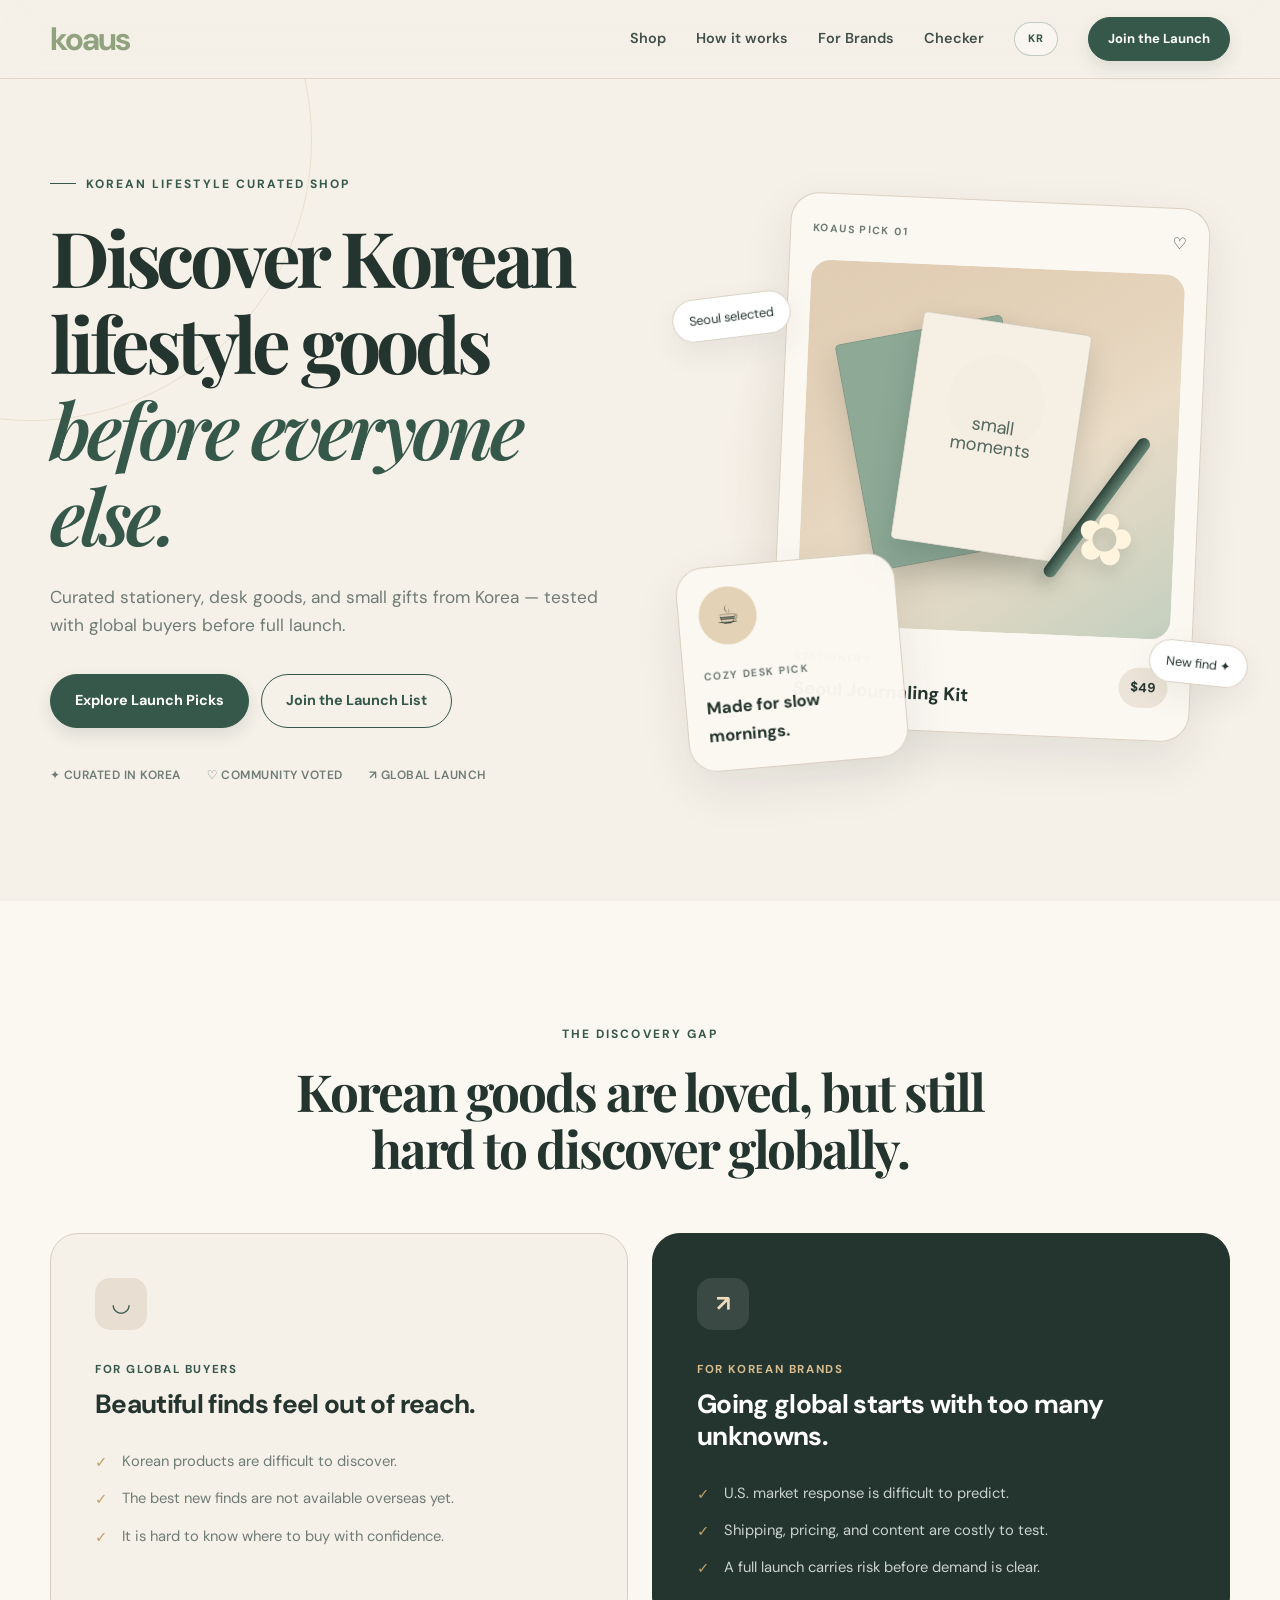
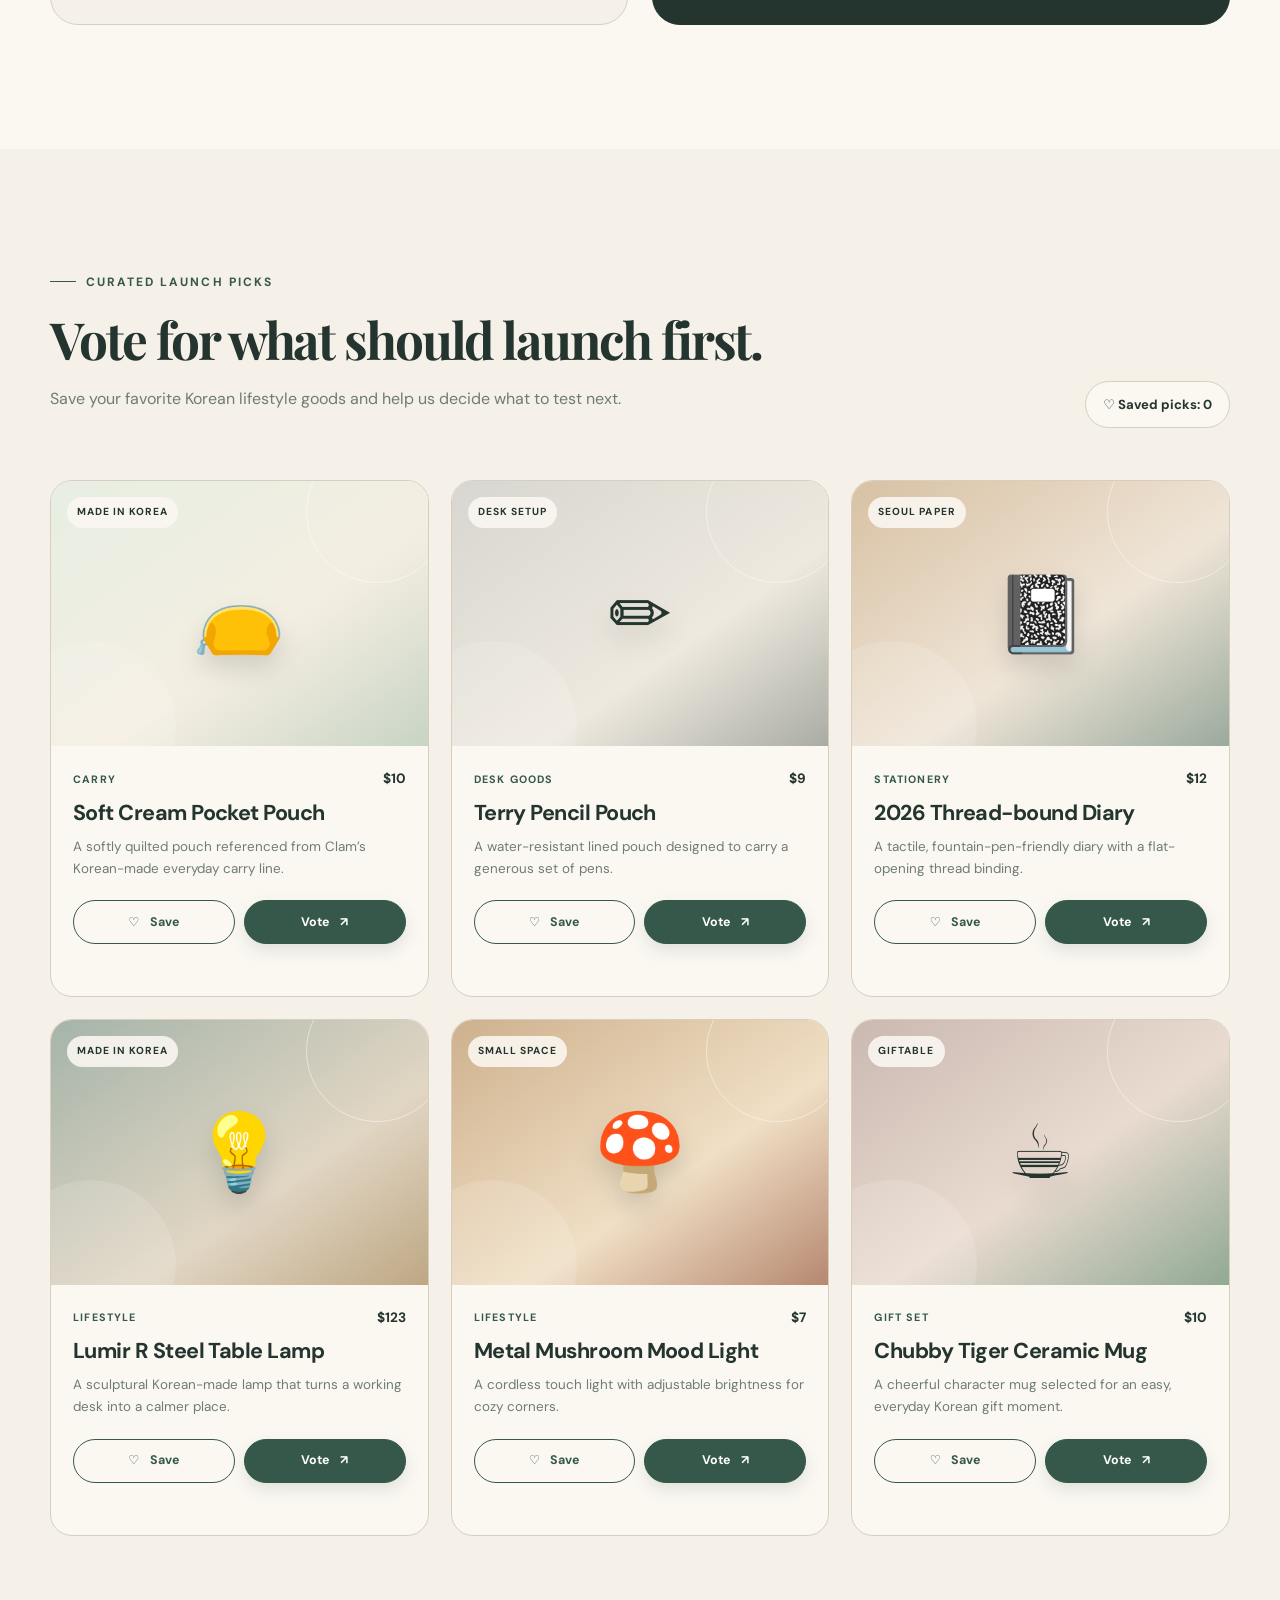
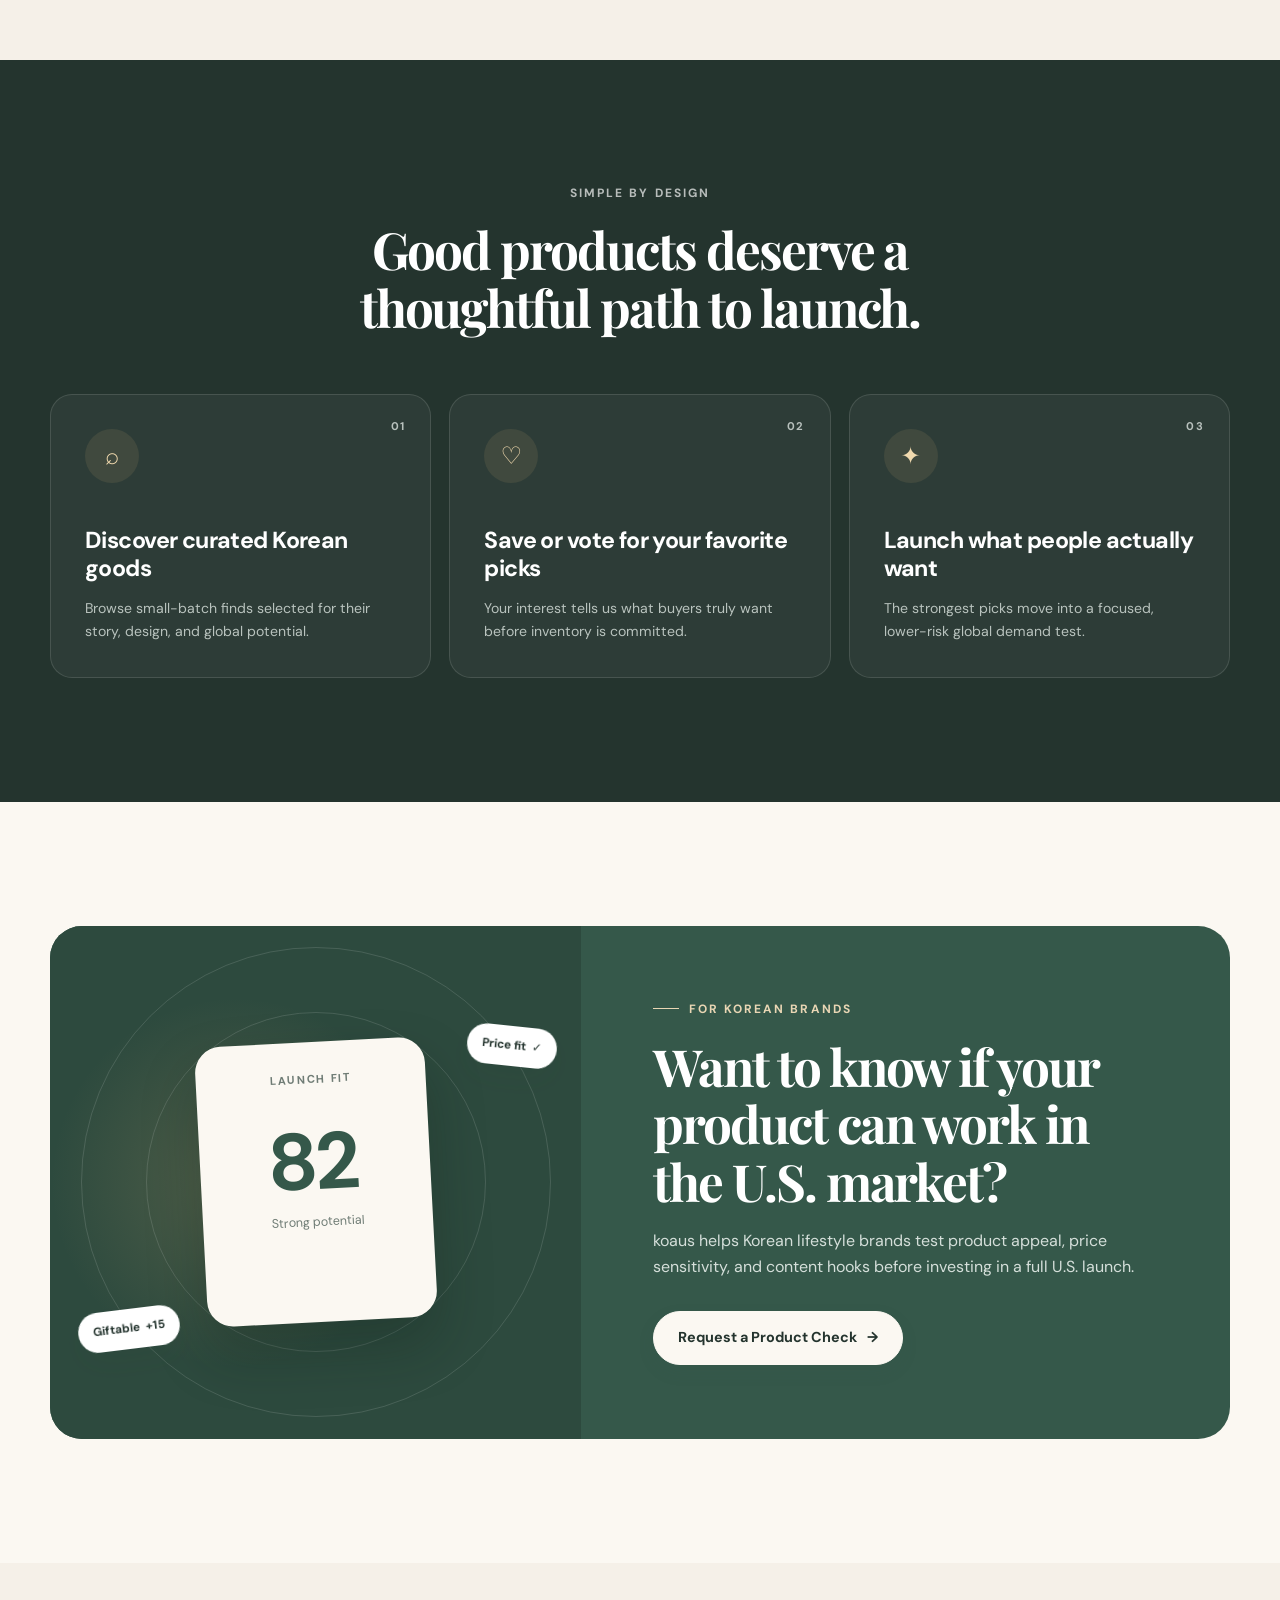
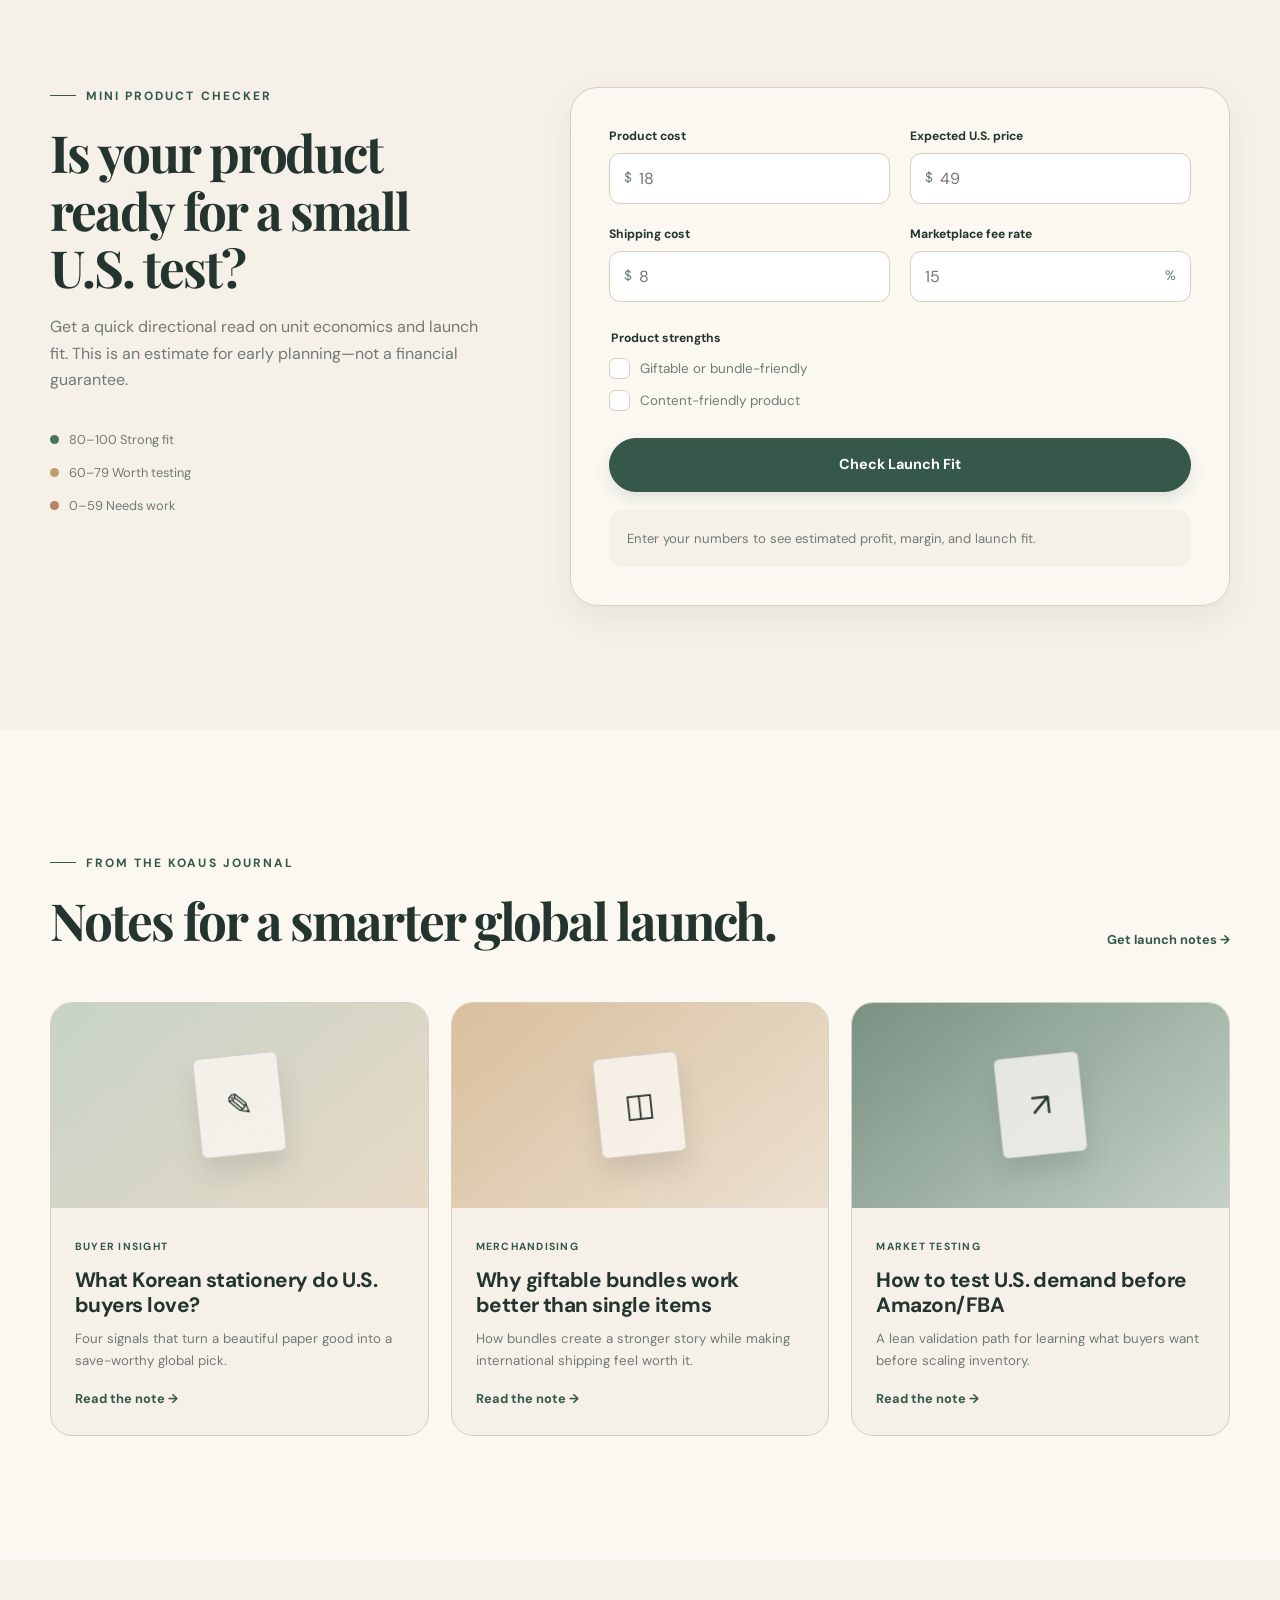
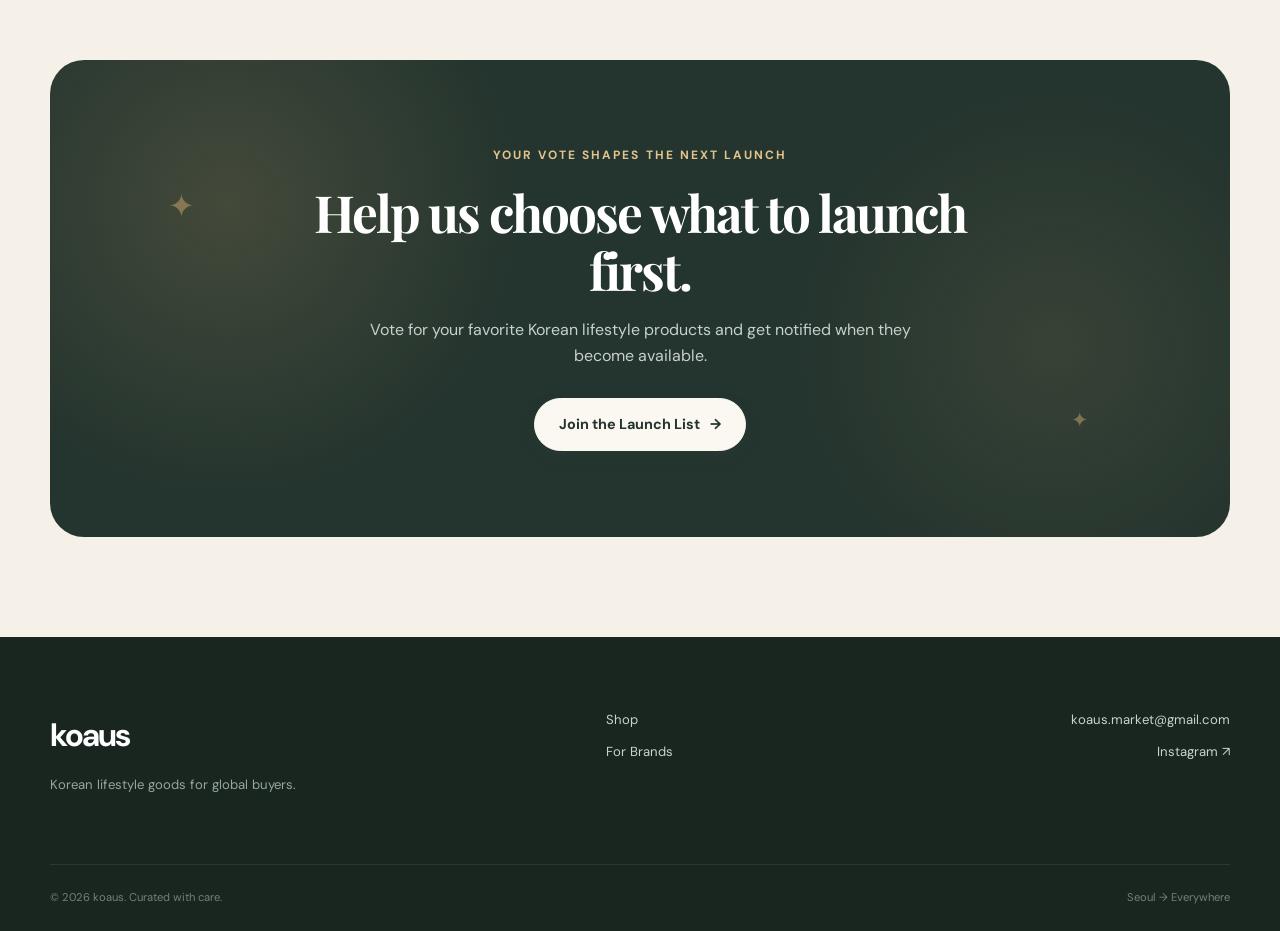
<file: about.html>
<!DOCTYPE html>
<html lang="en">
  <head>
    <meta charset="UTF-8" />
    <meta name="viewport" content="width=device-width, initial-scale=1.0" />
    <meta
      name="description"
      content="Discover curated Korean stationery, desk goods, and small gifts before they launch globally."
    />
    <meta name="theme-color" content="#35584a" />
    <title>koaus — Curated Korean Lifestyle Goods</title>
    <link rel="stylesheet" href="css/about.css" />
    <script src="js/about.js" defer></script>
    <script src="js/i18n.js" defer></script>
  </head>
  <body>
    <a class="skip-link" href="#main-content">Skip to main content</a>

    <header class="site-header" id="top">
      <div class="container header-inner">
        <a class="logo" href="index.html" aria-label="koaus shop home">koaus</a>
        <nav class="main-nav" aria-label="Main navigation">
          <button
            class="menu-toggle"
            type="button"
            aria-expanded="false"
            aria-controls="nav-links"
            aria-label="Open navigation menu"
          >
            <span></span><span></span><span></span>
          </button>
          <div class="nav-links" id="nav-links">
            <a href="shop.html">Shop</a>
            <a href="#how-it-works">How it works</a>
            <a href="#for-brands">For Brands</a>
            <a href="#checker">Checker</a>
            <button class="button button--small nav-cta" type="button" data-open-modal="launch-modal">
              Join the Launch
            </button>
          </div>
        </nav>
      </div>
    </header>

    <main id="main-content">
      <section class="hero section" aria-labelledby="hero-title">
        <div class="container hero-grid">
          <div class="hero-copy">
            <p class="eyebrow">Korean lifestyle curated shop</p>
            <h1 id="hero-title">Discover Korean lifestyle goods <em>before everyone else.</em></h1>
            <p class="hero-description">
              Curated stationery, desk goods, and small gifts from Korea — tested with global buyers
              before full launch.
            </p>
            <div class="button-row">
              <a class="button" href="#picks">Explore Launch Picks</a>
              <button class="button button--ghost" type="button" data-open-modal="launch-modal">
                Join the Launch List
              </button>
            </div>
            <div class="hero-proof" aria-label="koaus benefits">
              <span>✦ Curated in Korea</span>
              <span>♡ Community voted</span>
              <span>↗ Global launch</span>
            </div>
          </div>

          <div class="hero-visual" aria-label="A curated collection of Korean lifestyle goods">
            <div class="hero-glow" aria-hidden="true"></div>
            <div class="floating-note note-one" aria-hidden="true">Seoul selected</div>
            <div class="floating-note note-two" aria-hidden="true">New find ✦</div>
            <div class="visual-card main-product" aria-hidden="true">
              <div class="visual-top">
                <span class="mini-label">KOAUS PICK 01</span>
                <span>♡</span>
              </div>
              <div class="product-still">
                <div class="paper paper-back"></div>
                <div class="paper paper-front">
                  <span>small<br />moments</span>
                </div>
                <div class="pen"></div>
                <div class="flower">✿</div>
              </div>
              <div class="visual-meta">
                <div>
                  <small>STATIONERY</small>
                  <strong>Seoul Journaling Kit</strong>
                </div>
                <span class="price-pill">$49</span>
              </div>
            </div>
            <div class="visual-card side-product" aria-hidden="true">
              <span class="side-icon">☕</span>
              <small>COZY DESK PICK</small>
              <strong>Made for slow mornings.</strong>
            </div>
          </div>
        </div>
      </section>

      <section class="problem section" aria-labelledby="problem-title">
        <div class="container">
          <div class="section-heading centered">
            <p class="eyebrow">The discovery gap</p>
            <h2 id="problem-title">Korean goods are loved, but still hard to discover globally.</h2>
          </div>
          <div class="problem-grid">
            <article class="audience-card">
              <div class="card-icon" aria-hidden="true">◡</div>
              <p class="card-kicker">For Global Buyers</p>
              <h3>Beautiful finds feel out of reach.</h3>
              <ul class="check-list">
                <li>Korean products are difficult to discover.</li>
                <li>The best new finds are not available overseas yet.</li>
                <li>It is hard to know where to buy with confidence.</li>
              </ul>
            </article>
            <article class="audience-card audience-card--dark">
              <div class="card-icon" aria-hidden="true">↗</div>
              <p class="card-kicker">For Korean Brands</p>
              <h3>Going global starts with too many unknowns.</h3>
              <ul class="check-list">
                <li>U.S. market response is difficult to predict.</li>
                <li>Shipping, pricing, and content are costly to test.</li>
                <li>A full launch carries risk before demand is clear.</li>
              </ul>
            </article>
          </div>
        </div>
      </section>

      <section class="picks section" id="picks" aria-labelledby="picks-title">
        <div class="container">
          <div class="picks-heading">
            <div class="section-heading">
              <p class="eyebrow">Curated launch picks</p>
              <h2 id="picks-title">Vote for what should launch first.</h2>
              <p>Save your favorite Korean lifestyle goods and help us decide what to test next.</p>
            </div>
            <div class="saved-count" aria-live="polite">
              <span aria-hidden="true">♡</span>
              <span id="saved-count">Saved picks: 0</span>
            </div>
          </div>
          <div class="product-grid" id="product-grid" aria-live="polite"></div>
        </div>
      </section>

      <section class="how section" id="how-it-works" aria-labelledby="how-title">
        <div class="container">
          <div class="section-heading centered narrow">
            <p class="eyebrow">Simple by design</p>
            <h2 id="how-title">Good products deserve a thoughtful path to launch.</h2>
          </div>
          <div class="steps-grid">
            <article class="step-card">
              <span class="step-number">01</span>
              <div class="step-icon" aria-hidden="true">⌕</div>
              <h3>Discover curated Korean goods</h3>
              <p>Browse small-batch finds selected for their story, design, and global potential.</p>
            </article>
            <article class="step-card">
              <span class="step-number">02</span>
              <div class="step-icon" aria-hidden="true">♡</div>
              <h3>Save or vote for your favorite picks</h3>
              <p>Your interest tells us what buyers truly want before inventory is committed.</p>
            </article>
            <article class="step-card">
              <span class="step-number">03</span>
              <div class="step-icon" aria-hidden="true">✦</div>
              <h3>Launch what people actually want</h3>
              <p>The strongest picks move into a focused, lower-risk global demand test.</p>
            </article>
          </div>
        </div>
      </section>

      <section class="brands section" id="for-brands" aria-labelledby="brands-title">
        <div class="container brands-card">
          <div class="brands-visual" aria-hidden="true">
            <span class="orbit orbit-one"></span>
            <span class="orbit orbit-two"></span>
            <div class="market-card">
              <small>LAUNCH FIT</small>
              <strong>82</strong>
              <span>Strong potential</span>
            </div>
            <div class="metric-chip chip-one">Price fit&nbsp; ✓</div>
            <div class="metric-chip chip-two">Giftable&nbsp; +15</div>
          </div>
          <div class="brands-copy">
            <p class="eyebrow eyebrow--light">For Korean brands</p>
            <h2 id="brands-title">Want to know if your product can work in the U.S. market?</h2>
            <p>
              koaus helps Korean lifestyle brands test product appeal, price sensitivity, and content
              hooks before investing in a full U.S. launch.
            </p>
            <button class="button button--light" type="button" data-open-modal="product-modal">
              Request a Product Check <span aria-hidden="true">→</span>
            </button>
          </div>
        </div>
      </section>

      <section class="checker section" id="checker" aria-labelledby="checker-title">
        <div class="container checker-grid">
          <div class="checker-intro">
            <p class="eyebrow">Mini product checker</p>
            <h2 id="checker-title">Is your product ready for a small U.S. test?</h2>
            <p>
              Get a quick directional read on unit economics and launch fit. This is an estimate for
              early planning—not a financial guarantee.
            </p>
            <div class="score-guide" aria-label="Launch Fit Score guide">
              <span><i class="dot dot--strong"></i>80–100 Strong fit</span>
              <span><i class="dot dot--test"></i>60–79 Worth testing</span>
              <span><i class="dot dot--rework"></i>0–59 Needs work</span>
            </div>
          </div>

          <form class="checker-form" id="checker-form" novalidate>
            <div class="field-grid">
              <div class="field">
                <label for="product-cost">Product cost</label>
                <div class="input-wrap"><span>$</span><input id="product-cost" name="cost" type="number" min="0.01" step="0.01" placeholder="18" required /></div>
              </div>
              <div class="field">
                <label for="product-price">Expected U.S. price</label>
                <div class="input-wrap"><span>$</span><input id="product-price" name="price" type="number" min="0.01" step="0.01" placeholder="49" required /></div>
              </div>
              <div class="field">
                <label for="shipping-cost">Shipping cost</label>
                <div class="input-wrap"><span>$</span><input id="shipping-cost" name="shipping" type="number" min="0" step="0.01" placeholder="8" required /></div>
              </div>
              <div class="field">
                <label for="fee-rate">Marketplace fee rate</label>
                <div class="input-wrap input-wrap--suffix"><input id="fee-rate" name="feeRate" type="number" min="0" step="0.1" placeholder="15" required /><span>%</span></div>
              </div>
            </div>
            <fieldset>
              <legend>Product strengths</legend>
              <label class="checkbox">
                <input name="giftable" type="checkbox" />
                <span class="fake-check">✓</span>
                Giftable or bundle-friendly
              </label>
              <label class="checkbox">
                <input name="contentFriendly" type="checkbox" />
                <span class="fake-check">✓</span>
                Content-friendly product
              </label>
            </fieldset>
            <button class="button button--full" type="submit">Check Launch Fit</button>
            <div class="checker-result" id="checker-result" aria-live="polite">
              <p>Enter your numbers to see estimated profit, margin, and launch fit.</p>
            </div>
          </form>
        </div>
      </section>

      <section class="journal section" aria-labelledby="journal-title">
        <div class="container">
          <div class="section-heading journal-heading">
            <div>
              <p class="eyebrow">From the koaus journal</p>
              <h2 id="journal-title">Notes for a smarter global launch.</h2>
            </div>
            <a href="#final-cta">Get launch notes <span aria-hidden="true">→</span></a>
          </div>
          <div class="blog-grid">
            <article class="blog-card">
              <div class="blog-image blog-image--one" aria-hidden="true"><span>✎</span></div>
              <div class="blog-content">
                <span class="blog-tag">Buyer insight</span>
                <h3>What Korean stationery do U.S. buyers love?</h3>
                <p>Four signals that turn a beautiful paper good into a save-worthy global pick.</p>
                <a href="#picks" aria-label="Read What Korean stationery do U.S. buyers love?">Read the note →</a>
              </div>
            </article>
            <article class="blog-card">
              <div class="blog-image blog-image--two" aria-hidden="true"><span>◫</span></div>
              <div class="blog-content">
                <span class="blog-tag">Merchandising</span>
                <h3>Why giftable bundles work better than single items</h3>
                <p>How bundles create a stronger story while making international shipping feel worth it.</p>
                <a href="#checker" aria-label="Read Why giftable bundles work better than single items">Read the note →</a>
              </div>
            </article>
            <article class="blog-card">
              <div class="blog-image blog-image--three" aria-hidden="true"><span>↗</span></div>
              <div class="blog-content">
                <span class="blog-tag">Market testing</span>
                <h3>How to test U.S. demand before Amazon/FBA</h3>
                <p>A lean validation path for learning what buyers want before scaling inventory.</p>
                <a href="#for-brands" aria-label="Read How to test U.S. demand before Amazon/FBA">Read the note →</a>
              </div>
            </article>
          </div>
        </div>
      </section>

      <section class="final-cta section" id="final-cta" aria-labelledby="cta-title">
        <div class="container final-card">
          <span class="cta-sparkle sparkle-one" aria-hidden="true">✦</span>
          <span class="cta-sparkle sparkle-two" aria-hidden="true">✦</span>
          <p class="eyebrow">Your vote shapes the next launch</p>
          <h2 id="cta-title">Help us choose what to launch first.</h2>
          <p>Vote for your favorite Korean lifestyle products and get notified when they become available.</p>
          <button class="button button--light" type="button" data-open-modal="launch-modal">
            Join the Launch List <span aria-hidden="true">→</span>
          </button>
        </div>
      </section>
    </main>

    <footer class="site-footer">
      <div class="container footer-grid">
        <div>
          <a class="logo logo--footer" href="#top">koaus</a>
          <p>Korean lifestyle goods for global buyers.</p>
        </div>
        <nav aria-label="Footer navigation">
          <a href="shop.html">Shop</a>
          <a href="#for-brands">For Brands</a>
        </nav>
        <div class="footer-contact">
          <a href="mailto:koaus.market@gmail.com">koaus.market@gmail.com</a>
          <a href="https://www.instagram.com/koaus.shop" target="_blank" rel="noreferrer">Instagram ↗</a>
        </div>
      </div>
      <div class="container footer-bottom">
        <span>© <span id="current-year"></span> koaus. Curated with care.</span>
        <span>Seoul → Everywhere</span>
      </div>
    </footer>

    <div class="modal" id="launch-modal" hidden>
      <div class="modal-backdrop" data-close-modal></div>
      <div class="modal-panel" role="dialog" aria-modal="true" aria-labelledby="launch-modal-title">
        <button class="modal-close" type="button" data-close-modal aria-label="Close launch list dialog">×</button>
        <p class="eyebrow">Be first to know</p>
        <h2 id="launch-modal-title">Join the koaus launch list.</h2>
        <p>Get new picks, voting updates, and first access when a product is ready to launch.</p>
        <form class="modal-form" id="launch-form" novalidate>
          <label for="launch-name">Name</label>
          <input id="launch-name" name="name" type="text" autocomplete="name" placeholder="Your name" required />
          <label for="launch-email">Email address</label>
          <input id="launch-email" name="email" type="email" autocomplete="email" placeholder="you@example.com" required />
          <label for="favorite-category">Favorite category</label>
          <select id="favorite-category" name="category" required>
            <option value="">Choose one</option>
            <option>Stationery</option>
            <option>Desk Goods</option>
            <option>Gift Sets</option>
            <option>Lifestyle Goods</option>
          </select>
          <button class="button button--full" type="submit">Keep me in the loop</button>
          <p class="form-message" aria-live="polite"></p>
        </form>
      </div>
    </div>

    <div class="modal" id="product-modal" hidden>
      <div class="modal-backdrop" data-close-modal></div>
      <div class="modal-panel" role="dialog" aria-modal="true" aria-labelledby="product-modal-title">
        <button class="modal-close" type="button" data-close-modal aria-label="Close product check dialog">×</button>
        <p class="eyebrow">For Korean brands</p>
        <h2 id="product-modal-title">Request a product check.</h2>
        <p>Tell us what you are building. We will follow up about a focused U.S. market test.</p>
        <form class="modal-form" id="product-form" novalidate>
          <label for="brand-name">Brand name</label>
          <input id="brand-name" name="brandName" type="text" autocomplete="organization" placeholder="Your brand" required />
          <label for="product-category">Product category</label>
          <select id="product-category" name="category" required>
            <option value="">Choose one</option>
            <option>Stationery</option>
            <option>Desk Goods</option>
            <option>Gift Sets</option>
            <option>Lifestyle Goods</option>
          </select>
          <label for="target-price">Target U.S. price</label>
          <input id="target-price" name="targetPrice" type="number" min="0.01" step="0.01" placeholder="49" required />
          <label for="brand-email">Work email</label>
          <input id="brand-email" name="email" type="email" autocomplete="email" placeholder="hello@brand.com" required />
          <label for="product-summary">What do you want to test?</label>
          <textarea id="product-summary" name="summary" rows="3" placeholder="A short product description" required></textarea>
          <button class="button button--full" type="submit">Send request</button>
          <p class="form-message" aria-live="polite"></p>
        </form>
      </div>
    </div>
  </body>
</html>
</file>
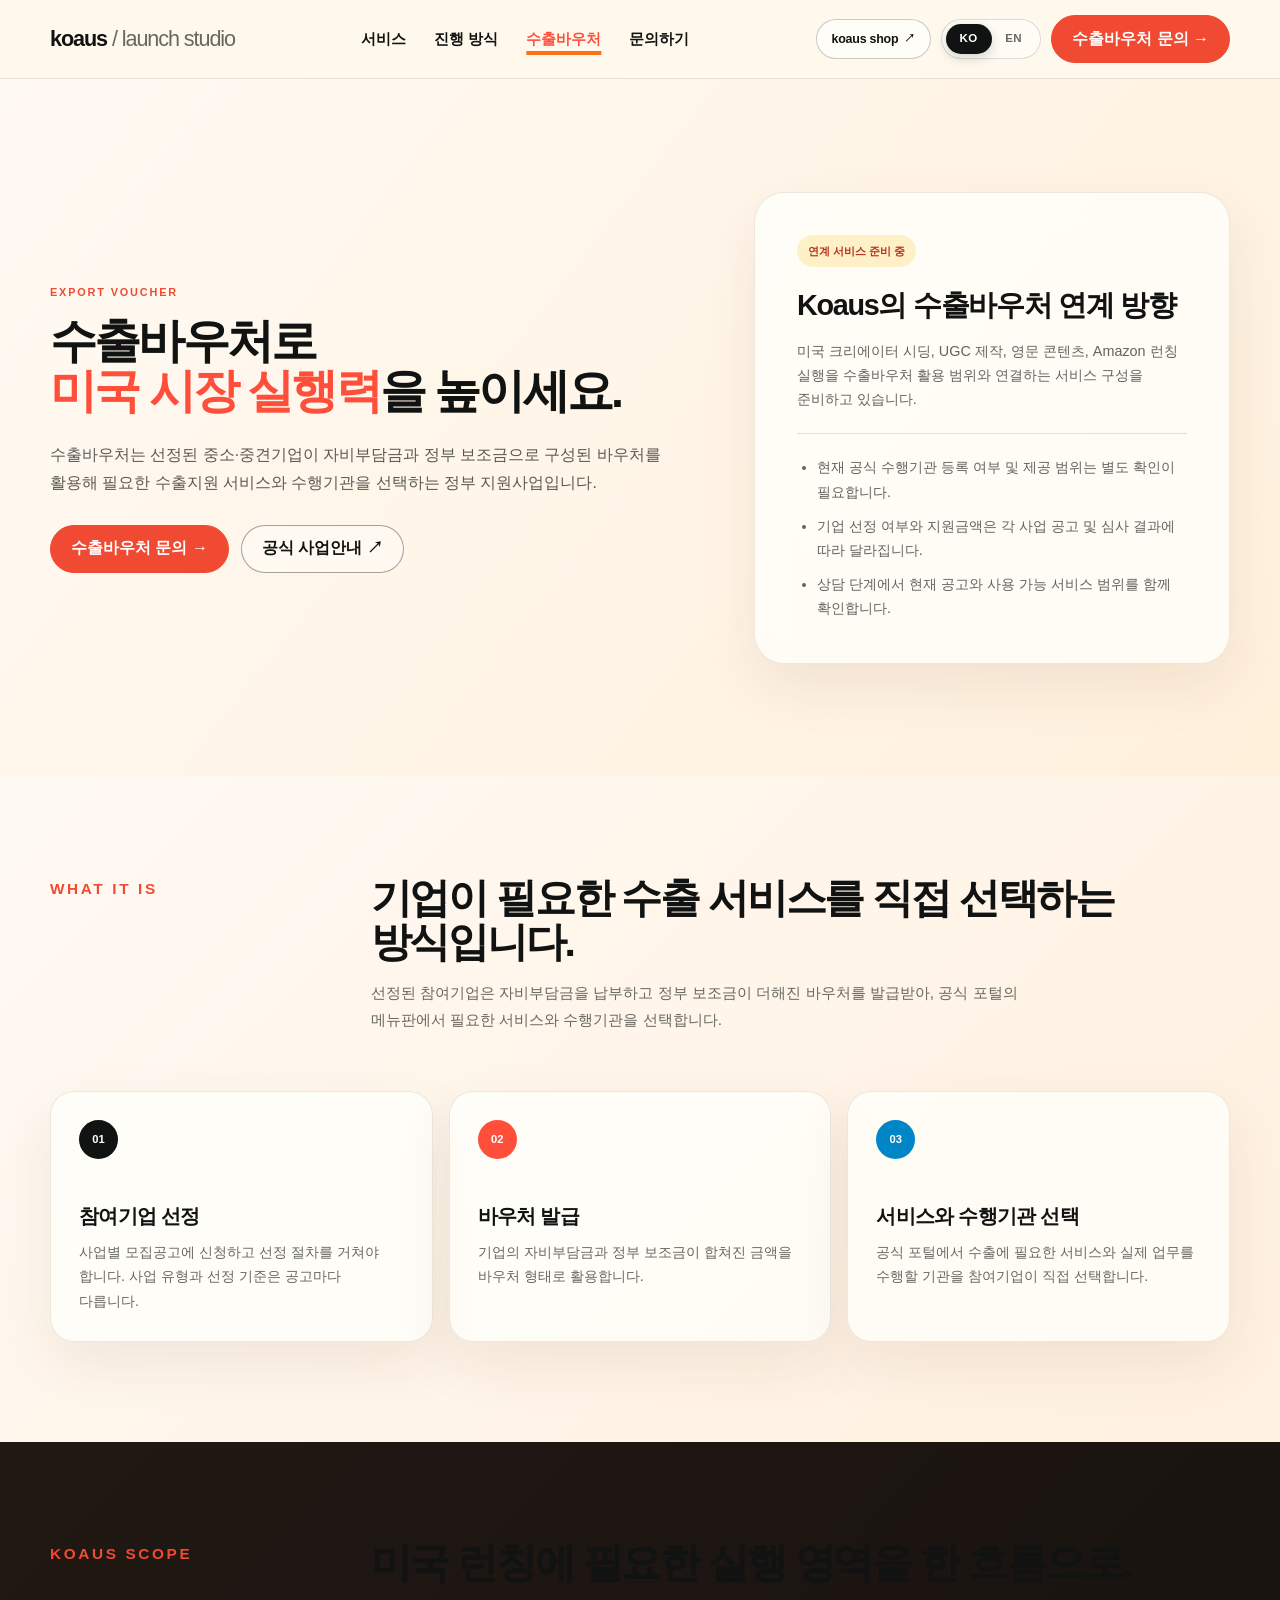
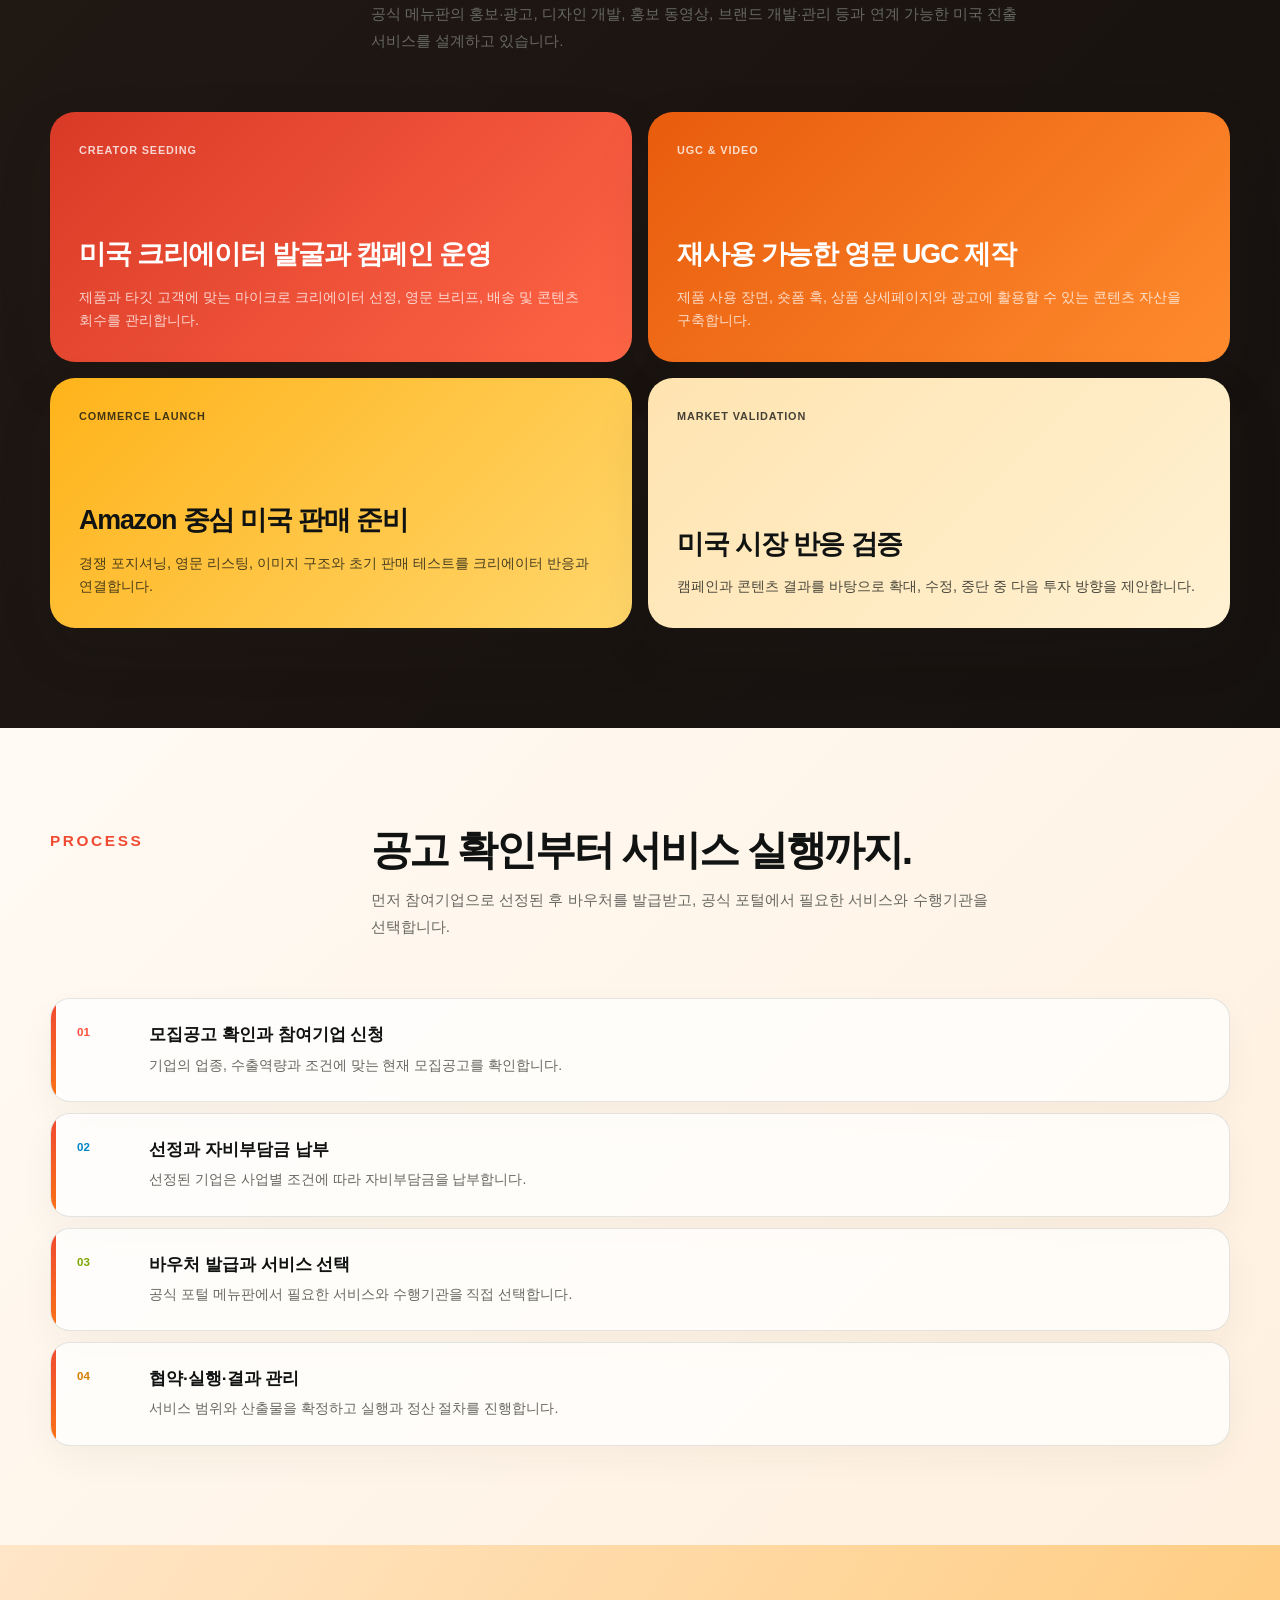
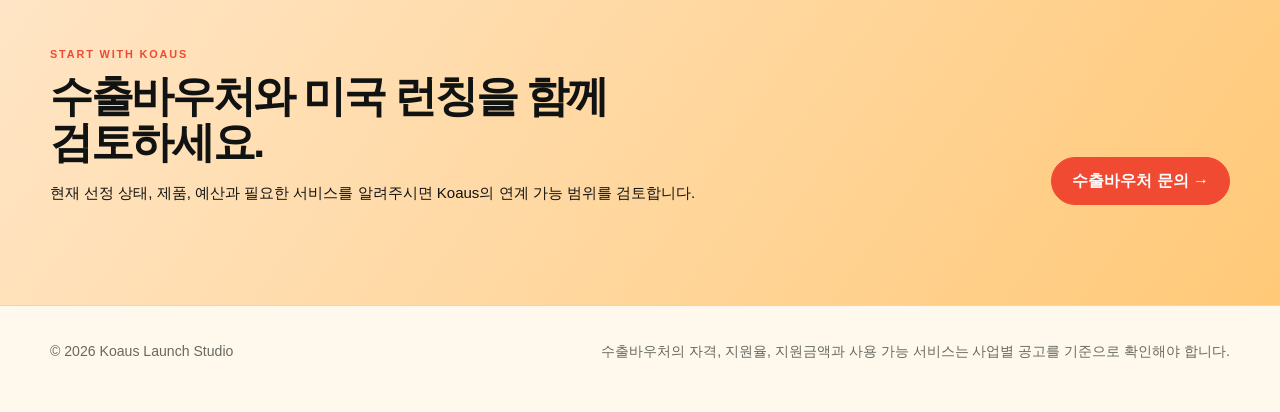
<file: export-voucher.html>
<!doctype html>
<html lang="ko">
  <head>
    <meta charset="UTF-8" />
    <meta name="viewport" content="width=device-width, initial-scale=1.0" />
    <meta
      name="description"
      content="수출바우처 제도를 활용한 Koaus 미국 시장 진출 연계 서비스 안내입니다."
    />
    <meta name="theme-color" content="#fff4dc" />
    <title>Koaus Launch Studio - 수출바우처 미국 진출 안내</title>
    <link rel="stylesheet" href="css/koahouse.css" />
    <link rel="stylesheet" href="css/koahouse-v2.css" />
    <link rel="stylesheet" href="css/export-voucher-final.css" />
    <link rel="stylesheet" href="css/koaus-warm-final.css" />
    <script src="js/koahouse.js" defer></script>
  </head>
  <body class="export-voucher-page">
    <a class="skip-link" href="#main-content" data-i18n="skip"
      >본문으로 바로가기</a
    >

    <header class="site-header">
      <div class="shell header-inner">
        <a class="wordmark" href="index.html" aria-label="Koaus home"
          >koaus <span>/ launch studio</span></a
        >

        <nav class="desktop-nav" aria-label="Primary navigation">
          <a href="index.html#services" data-i18n="navServices">서비스</a>
          <a href="index.html#process" data-i18n="navProcess">진행 방식</a>
          <a
            class="is-current"
            href="export-voucher.html"
            data-i18n="navExportVoucher"
            >수출바우처</a
          >
          <a href="index.html#contact" data-i18n="navContact">문의하기</a>
        </nav>

        <div class="header-actions">
          <a
            class="shop-switch-link"
            href="https://koaus-shop.vercel.app/"
            aria-label="Go to Koaus Shop"
          >
            koaus shop <span aria-hidden="true">↗</span>
          </a>

          <div class="language-toggle" aria-label="Language switcher">
            <button type="button" data-language="ko" class="is-active">
              KO
            </button>
            <button type="button" data-language="en">EN</button>
          </div>

          <a
            class="button button--dark"
            href="index.html?inquiry=export-voucher#contact"
            data-i18n="exportInquiryButton"
          >
            수출바우처 문의
          </a>

          <button
            class="menu-toggle"
            type="button"
            aria-expanded="false"
            aria-controls="mobile-menu"
          >
            ☰
          </button>
        </div>
      </div>

      <nav class="mobile-menu" id="mobile-menu" hidden>
        <a href="index.html#services" data-i18n="navServices">서비스</a>
        <a href="index.html#process" data-i18n="navProcess">진행 방식</a>
        <a
          class="mobile-export-voucher-link"
          href="export-voucher.html"
          data-i18n="navExportVoucher"
          >수출바우처</a
        >
        <a
          href="index.html?inquiry=export-voucher#contact"
          data-i18n="exportInquiryButton"
          >수출바우처 문의</a
        >
        <a class="mobile-shop-link" href="https://koaus-shop.vercel.app/"
          >koaus shop <span aria-hidden="true">↗</span></a
        >
      </nav>
    </header>

    <main id="main-content">
      <section class="export-hero">
        <div class="shell export-hero__grid">
          <div class="export-hero__copy" data-reveal>
            <p class="section-kicker" data-i18n="exportKicker">
              EXPORT VOUCHER
            </p>
            <h1 data-i18n="exportTitle">
              수출바우처로<br /><em>미국 시장 실행력</em>을 높이세요.
            </h1>
            <p data-i18n="exportIntro">
              수출바우처는 선정된 중소·중견기업이 자비부담금과 정부 보조금으로
              구성된 바우처를 활용해 필요한 수출지원 서비스와 수행기관을
              선택하는 정부 지원사업입니다.
            </p>
            <div class="hero-actions">
              <a
                class="button button--lime"
                href="index.html?inquiry=export-voucher#contact"
                data-i18n="exportInquiryButton"
              >
                수출바우처 문의 →
              </a>
              <a
                class="button button--ghost export-official-link"
                href="https://www.exportvoucher.com/portal/bizinfo/voucher_01"
                target="_blank"
                rel="noopener noreferrer"
                data-i18n="officialPortal"
              >
                공식 사업안내 ↗
              </a>
            </div>
          </div>

          <aside class="export-status-card" data-reveal>
            <span class="export-status-card__badge" data-i18n="preparingBadge"
              >연계 서비스 준비 중</span
            >
            <h2 data-i18n="exportStatusTitle">Koaus의 수출바우처 연계 방향</h2>
            <p data-i18n="exportStatusBody">
              미국 크리에이터 시딩, UGC 제작, 영문 콘텐츠, Amazon 런칭 실행을
              수출바우처 활용 범위와 연결하는 서비스 구성을 준비하고 있습니다.
            </p>
            <ul>
              <li data-i18n="exportStatus1">
                현재 공식 수행기관 등록 여부 및 제공 범위는 별도 확인이
                필요합니다.
              </li>
              <li data-i18n="exportStatus2">
                기업 선정 여부와 지원금액은 각 사업 공고 및 심사 결과에 따라
                달라집니다.
              </li>
              <li data-i18n="exportStatus3">
                상담 단계에서 현재 공고와 사용 가능 서비스 범위를 함께
                확인합니다.
              </li>
            </ul>
          </aside>
        </div>
      </section>

      <section class="section section--cream">
        <div class="shell">
          <div class="section-heading" data-reveal>
            <p class="section-kicker" data-i18n="exportWhatKicker">
              WHAT IT IS
            </p>
            <div>
              <h2 data-i18n="exportWhatTitle">
                기업이 필요한 수출 서비스를 직접 선택하는 방식입니다.
              </h2>
              <p data-i18n="exportWhatBody">
                선정된 참여기업은 자비부담금을 납부하고 정부 보조금이 더해진
                바우처를 발급받아, 공식 포털의 메뉴판에서 필요한 서비스와
                수행기관을 선택합니다.
              </p>
            </div>
          </div>

          <div class="export-info-grid">
            <article class="export-info-card" data-reveal>
              <span>01</span>
              <h3 data-i18n="exportCard1Title">참여기업 선정</h3>
              <p data-i18n="exportCard1Body">
                사업별 모집공고에 신청하고 선정 절차를 거쳐야 합니다. 사업
                유형과 선정 기준은 공고마다 다릅니다.
              </p>
            </article>
            <article class="export-info-card" data-reveal>
              <span>02</span>
              <h3 data-i18n="exportCard2Title">바우처 발급</h3>
              <p data-i18n="exportCard2Body">
                기업의 자비부담금과 정부 보조금이 합쳐진 금액을 바우처 형태로
                활용합니다.
              </p>
            </article>
            <article class="export-info-card" data-reveal>
              <span>03</span>
              <h3 data-i18n="exportCard3Title">서비스와 수행기관 선택</h3>
              <p data-i18n="exportCard3Body">
                공식 포털에서 수출에 필요한 서비스와 실제 업무를 수행할 기관을
                참여기업이 직접 선택합니다.
              </p>
            </article>
          </div>
        </div>
      </section>

      <section class="section section--ink">
        <div class="shell">
          <div class="section-heading" data-reveal>
            <p class="section-kicker" data-i18n="exportServiceKicker">
              KOAUS SCOPE
            </p>
            <div>
              <h2 data-i18n="exportServiceTitle">
                미국 런칭에 필요한 실행 영역을 한 흐름으로.
              </h2>
              <p data-i18n="exportServiceBody">
                공식 메뉴판의 홍보·광고, 디자인 개발, 홍보 동영상, 브랜드
                개발·관리 등과 연계 가능한 미국 진출 서비스를 설계하고 있습니다.
              </p>
            </div>
          </div>

          <div class="export-scope-grid">
            <article class="export-scope-card" data-reveal>
              <small data-i18n="exportScope1Small">Creator Seeding</small>
              <h3 data-i18n="exportScope1Title">
                미국 크리에이터 발굴과 캠페인 운영
              </h3>
              <p data-i18n="exportScope1Body">
                제품과 타깃 고객에 맞는 마이크로 크리에이터 선정, 영문 브리프,
                배송 및 콘텐츠 회수를 관리합니다.
              </p>
            </article>

            <article class="export-scope-card" data-reveal>
              <small data-i18n="exportScope2Small">UGC & Video</small>
              <h3 data-i18n="exportScope2Title">재사용 가능한 영문 UGC 제작</h3>
              <p data-i18n="exportScope2Body">
                제품 사용 장면, 숏폼 훅, 상품 상세페이지와 광고에 활용할 수 있는
                콘텐츠 자산을 구축합니다.
              </p>
            </article>

            <article class="export-scope-card" data-reveal>
              <small data-i18n="exportScope3Small">Commerce Launch</small>
              <h3 data-i18n="exportScope3Title">Amazon 중심 미국 판매 준비</h3>
              <p data-i18n="exportScope3Body">
                경쟁 포지셔닝, 영문 리스팅, 이미지 구조와 초기 판매 테스트를
                크리에이터 반응과 연결합니다.
              </p>
            </article>

            <article class="export-scope-card" data-reveal>
              <small data-i18n="exportScope4Small">Market Validation</small>
              <h3 data-i18n="exportScope4Title">미국 시장 반응 검증</h3>
              <p data-i18n="exportScope4Body">
                캠페인과 콘텐츠 결과를 바탕으로 확대, 수정, 중단 중 다음 투자
                방향을 제안합니다.
              </p>
            </article>
          </div>
        </div>
      </section>

      <section class="section export-process-section">
        <div class="shell">
          <div class="section-heading" data-reveal>
            <p class="section-kicker" data-i18n="exportProcessKicker">
              PROCESS
            </p>
            <div>
              <h2 data-i18n="exportProcessTitle">
                공고 확인부터 서비스 실행까지.
              </h2>
              <p data-i18n="exportProcessBody">
                먼저 참여기업으로 선정된 후 바우처를 발급받고, 공식 포털에서
                필요한 서비스와 수행기관을 선택합니다.
              </p>
            </div>
          </div>

          <ol class="export-process-list">
            <li data-reveal>
              <b>01</b>
              <div>
                <h3 data-i18n="exportStep1Title">
                  모집공고 확인과 참여기업 신청
                </h3>
                <p data-i18n="exportStep1Body">
                  기업의 업종, 수출역량과 조건에 맞는 현재 모집공고를
                  확인합니다.
                </p>
              </div>
            </li>
            <li data-reveal>
              <b>02</b>
              <div>
                <h3 data-i18n="exportStep2Title">선정과 자비부담금 납부</h3>
                <p data-i18n="exportStep2Body">
                  선정된 기업은 사업별 조건에 따라 자비부담금을 납부합니다.
                </p>
              </div>
            </li>
            <li data-reveal>
              <b>03</b>
              <div>
                <h3 data-i18n="exportStep3Title">바우처 발급과 서비스 선택</h3>
                <p data-i18n="exportStep3Body">
                  공식 포털 메뉴판에서 필요한 서비스와 수행기관을 직접
                  선택합니다.
                </p>
              </div>
            </li>
            <li data-reveal>
              <b>04</b>
              <div>
                <h3 data-i18n="exportStep4Title">협약·실행·결과 관리</h3>
                <p data-i18n="exportStep4Body">
                  서비스 범위와 산출물을 확정하고 실행과 정산 절차를 진행합니다.
                </p>
              </div>
            </li>
          </ol>
        </div>
      </section>

      <section class="export-final-cta">
        <div class="shell export-final-cta__inner" data-reveal>
          <div>
            <p class="section-kicker" data-i18n="exportFinalKicker">
              START WITH KOAUS
            </p>
            <h2 data-i18n="exportFinalTitle">
              수출바우처와 미국 런칭을 함께 검토하세요.
            </h2>
            <p data-i18n="exportFinalBody">
              현재 선정 상태, 제품, 예산과 필요한 서비스를 알려주시면 Koaus의
              연계 가능 범위를 검토합니다.
            </p>
          </div>
          <a
            class="button button--dark"
            href="index.html?inquiry=export-voucher#contact"
            data-i18n="exportInquiryButton"
          >
            수출바우처 문의 →
          </a>
        </div>
      </section>
    </main>

    <footer class="site-footer">
      <div class="shell footer-inner">
        <span>© 2026 Koaus Launch Studio</span>
        <span data-i18n="exportDisclaimer">
          수출바우처의 자격, 지원율, 지원금액과 사용 가능 서비스는 사업별 공고를
          기준으로 확인해야 합니다.
        </span>
      </div>
    </footer>
  </body>
</html>
</file>
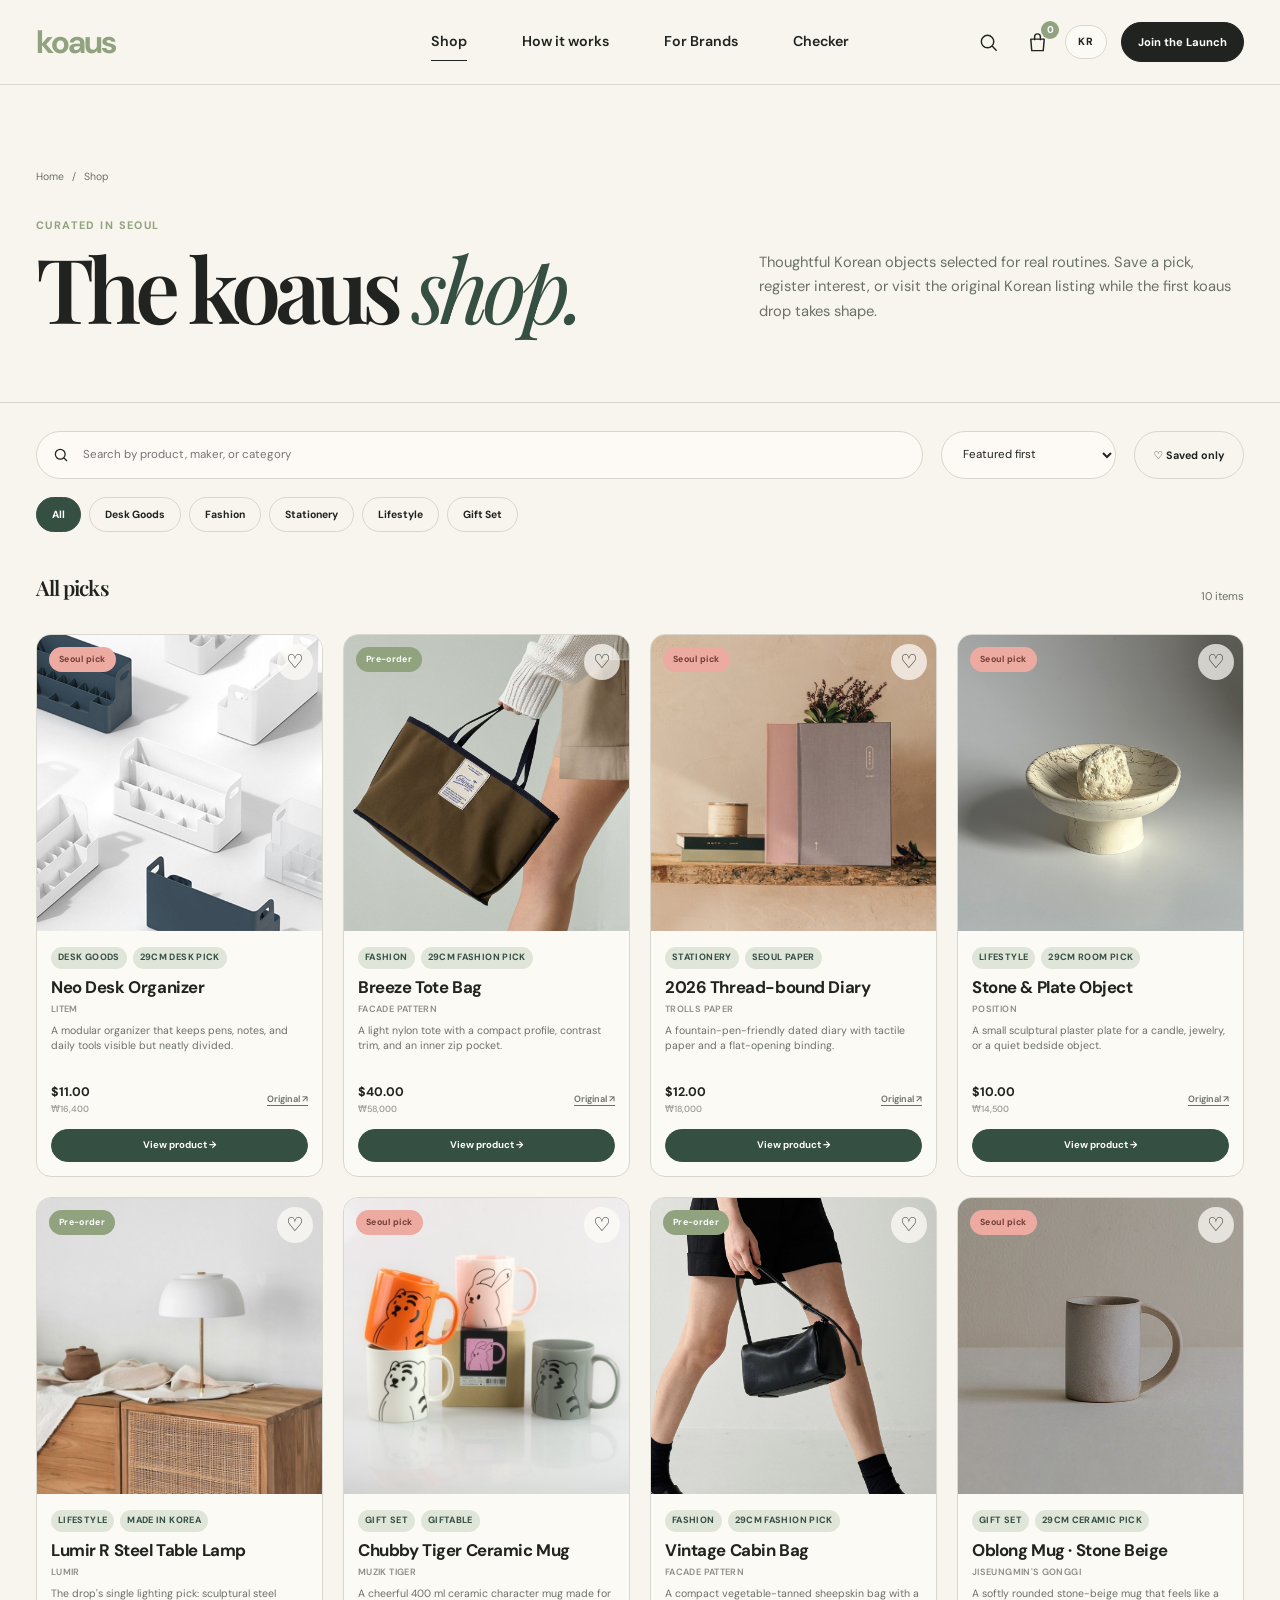
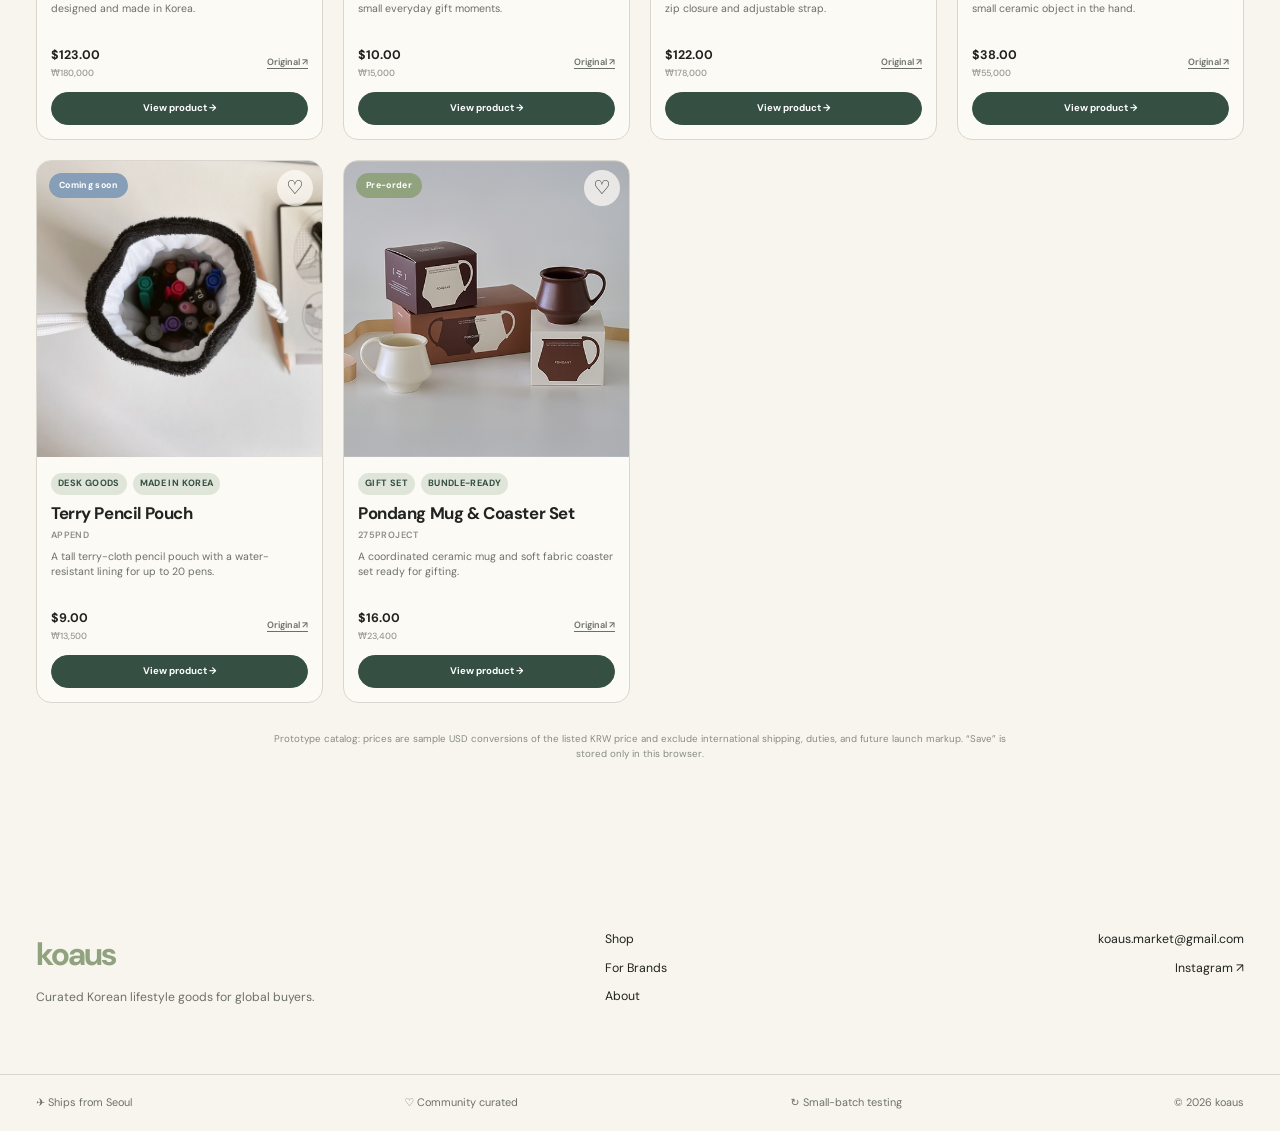
<file: shop.html>
<!DOCTYPE html>
<html lang="en">
  <head>
    <meta charset="UTF-8" />
    <meta name="viewport" content="width=device-width, initial-scale=1.0" />
    <meta name="description" content="Browse koaus Korean lifestyle, desk, fashion, stationery, and gift picks." />
    <meta name="theme-color" content="#f8f5ee" />
    <title>Shop — koaus</title>
    <link rel="stylesheet" href="css/style.css" />
    <link rel="stylesheet" href="css/store.css" />
    <script src="js/catalog.js" defer></script>
    <script src="js/shop.js" defer></script>
    <script src="js/i18n.js" defer></script>
  </head>
  <body class="store-body">
    <a class="skip-link" href="#main-content">Skip to main content</a>
    <header class="site-header">
      <div class="shell header-inner">
        <a class="wordmark" href="index.html" aria-label="koaus home">koaus</a>
        <nav class="desktop-nav" aria-label="Primary navigation">
          <a href="shop.html" aria-current="page">Shop</a>
          <a href="index.html#how-it-works">How it works</a>
          <a href="about.html#for-brands">For Brands</a>
          <a href="about.html#checker">Checker</a>
        </nav>
        <div class="header-actions">
          <a class="icon-button" href="#catalog-search" aria-label="Search products">
            <svg viewBox="0 0 24 24" aria-hidden="true"><circle cx="11" cy="11" r="6.5"></circle><path d="m16 16 4 4"></path></svg>
          </a>
          <button class="icon-button" id="saved-only" type="button" aria-label="Show saved picks" aria-pressed="false">
            <svg viewBox="0 0 24 24" aria-hidden="true"><path d="M5 8.5h14l-1 12H6z"></path><path d="M9 9V6a3 3 0 0 1 6 0v3"></path></svg>
            <span class="bag-count" id="saved-count" aria-live="polite">0</span>
          </button>
          <button class="menu-toggle" type="button" aria-expanded="false" aria-controls="store-mobile-menu" aria-label="Open menu"><span></span><span></span></button>
          <a class="header-cta" href="index.html#join-title">Join the Launch</a>
        </div>
      </div>
      <nav class="mobile-menu" id="store-mobile-menu" aria-label="Mobile navigation" hidden>
        <a href="shop.html">Shop</a>
        <a href="index.html#how-it-works">How it works</a>
        <a href="about.html#for-brands">For Brands</a>
        <a href="about.html#checker">Checker</a>
        <a class="button button--dark" href="index.html#join-title">Join the Launch</a>
      </nav>
    </header>

    <main class="shop-main" id="main-content">
      <section class="shop-intro" aria-labelledby="shop-title">
        <div class="shell">
          <nav class="breadcrumb" aria-label="Breadcrumb"><a href="index.html">Home</a><span aria-hidden="true">/</span><span>Shop</span></nav>
          <div class="shop-intro-grid">
            <div>
              <p class="section-kicker">Curated in Seoul</p>
              <h1 id="shop-title">The koaus <em>shop.</em></h1>
            </div>
            <p class="shop-intro-copy">
              Thoughtful Korean objects selected for real routines. Save a pick, register interest,
              or visit the original Korean listing while the first koaus drop takes shape.
            </p>
          </div>
        </div>
      </section>

      <section class="shop-controls" aria-label="Catalog controls">
        <div class="shell">
          <div class="shop-toolbar">
            <label class="catalog-search">
              <span class="visually-hidden">Search products</span>
              <svg viewBox="0 0 24 24" aria-hidden="true"><circle cx="11" cy="11" r="6.5"></circle><path d="m16 16 4 4"></path></svg>
              <input id="catalog-search" type="search" placeholder="Search by product, maker, or category" autocomplete="off" />
            </label>
            <label>
              <span class="visually-hidden">Sort products</span>
              <select class="sort-select" id="catalog-sort">
                <option value="featured">Featured first</option>
                <option value="price-low">Price: low to high</option>
                <option value="price-high">Price: high to low</option>
                <option value="name">Name: A–Z</option>
              </select>
            </label>
            <button class="saved-only" id="saved-only-secondary" type="button" aria-pressed="false">♡ Saved only</button>
          </div>
          <div class="catalog-categories" id="catalog-categories" aria-label="Filter by category"></div>
        </div>
      </section>

      <section class="shell" aria-labelledby="catalog-title">
        <div class="catalog-meta">
          <h2 id="catalog-title">All picks</h2>
          <p id="catalog-count" aria-live="polite"></p>
        </div>
        <div class="store-grid shop-grid" id="shop-grid"></div>
        <p class="store-prototype-note">
          Prototype catalog: prices are sample USD conversions of the listed KRW price and exclude international
          shipping, duties, and future launch markup. “Save” is stored only in this browser.
        </p>
      </section>
    </main>

    <footer class="site-footer">
      <div class="shell footer-main">
        <div><a class="wordmark" href="index.html">koaus</a><p>Curated Korean lifestyle goods for global buyers.</p></div>
        <nav aria-label="Footer navigation"><a href="shop.html">Shop</a><a href="about.html#for-brands">For Brands</a><a href="about.html">About</a></nav>
        <div class="footer-contact"><a href="mailto:koaus.market@gmail.com">koaus.market@gmail.com</a><a href="https://www.instagram.com/koaus.shop" target="_blank" rel="noreferrer">Instagram ↗</a></div>
      </div>
      <div class="footer-promise"><div class="shell"><span>✈ Ships from Seoul</span><span>♡ Community curated</span><span>↻ Small-batch testing</span><span>© <span id="current-year"></span> koaus</span></div></div>
    </footer>
  </body>
</html>
</file>
<file: css/about.css>
@import url("https://fonts.googleapis.com/css2?family=DM+Sans:wght@400;500;600;700&family=Noto+Sans+KR:wght@400;500;600;700;800&family=Playfair+Display:ital,wght@0,600;0,700;1,600&display=swap");

:root {
  --color-bg: #f5f0e8;
  --color-surface: #fbf8f2;
  --color-primary: #35584a;
  --color-primary-dark: #24342e;
  --color-accent: #bfa06a;
  --color-border: #d8cebf;
  --color-text: #24342e;
  --color-muted: #6f7c75;
  --color-white: #ffffff;
  --shadow-soft: 0 18px 50px rgba(36, 52, 46, 0.09);
  --shadow-card: 0 12px 32px rgba(36, 52, 46, 0.07);
  --font-display: "Playfair Display", Georgia, serif;
  --font-body: "DM Sans", system-ui, -apple-system, BlinkMacSystemFont, "Segoe UI", sans-serif;
  --font-body-ko: Pretendard, "Noto Sans KR", "Apple SD Gothic Neo", "Malgun Gothic", sans-serif;
  --radius-lg: 28px;
  --radius-md: 18px;
  --container: 1180px;
}

* {
  box-sizing: border-box;
}

html {
  scroll-behavior: smooth;
}

body {
  margin: 0;
  color: var(--color-text);
  background: var(--color-bg);
  font-family: var(--font-body);
  line-height: 1.65;
  -webkit-font-smoothing: antialiased;
}

body.modal-open {
  overflow: hidden;
}

button,
input,
textarea {
  font: inherit;
}

button,
a {
  -webkit-tap-highlight-color: transparent;
}

a {
  color: inherit;
  text-decoration: none;
}

img {
  display: block;
  max-width: 100%;
}

h1,
h2,
h3,
p {
  margin-top: 0;
}

h1,
h2 {
  font-family: var(--font-display);
  line-height: 1.12;
}

h3 {
  font-family: var(--font-body);
  line-height: 1.2;
}

h1 {
  margin-bottom: 26px;
  font-size: clamp(3.25rem, 6vw, 5.75rem);
  letter-spacing: -0.055em;
}

h1 em {
  color: var(--color-primary);
  font-weight: 600;
}

h2 {
  margin-bottom: 18px;
  font-size: clamp(2.15rem, 4vw, 3.65rem);
  letter-spacing: -0.04em;
}

h3 {
  letter-spacing: -0.025em;
}

.container {
  width: min(calc(100% - 48px), var(--container));
  margin-inline: auto;
}

.section {
  padding: 124px 0;
}

.skip-link {
  position: fixed;
  z-index: 999;
  top: 12px;
  left: 12px;
  padding: 11px 18px;
  color: var(--color-white);
  background: var(--color-primary-dark);
  border-radius: 8px;
  transform: translateY(-150%);
  transition: transform 0.2s ease;
}

.skip-link:focus {
  transform: translateY(0);
}

.eyebrow {
  margin-bottom: 18px;
  color: var(--color-primary);
  font-size: 0.75rem;
  font-weight: 700;
  letter-spacing: 0.17em;
  text-transform: uppercase;
}

.eyebrow::before {
  display: inline-block;
  width: 26px;
  height: 1px;
  margin: 0 10px 4px 0;
  background: currentColor;
  content: "";
}

.eyebrow--light {
  color: #e9d6b4;
}

.site-header {
  position: sticky;
  z-index: 100;
  top: 0;
  border-bottom: 1px solid rgba(216, 206, 191, 0.75);
  background: rgba(245, 240, 232, 0.91);
  backdrop-filter: blur(16px);
}

.header-inner {
  display: flex;
  min-height: 78px;
  align-items: center;
  justify-content: space-between;
}

.logo {
  color: #90a27e;
  font-family: var(--font-body);
  font-size: 2rem;
  font-weight: 700;
  letter-spacing: -0.06em;
}

.nav-links {
  display: flex;
  align-items: center;
  gap: 30px;
}

.language-toggle {
  display: inline-grid;
  min-width: 44px;
  height: 34px;
  padding: 0 10px;
  border: 1px solid rgba(53, 88, 74, 0.28);
  place-items: center;
  color: var(--color-primary);
  background: rgba(255, 255, 255, 0.42);
  border-radius: 999px;
  cursor: pointer;
  font: inherit;
  font-size: 0.68rem;
  font-weight: 800;
  letter-spacing: 0.06em;
}

.language-toggle:hover {
  color: white;
  background: var(--color-primary);
}

body.lang-ko {
  font-family: var(--font-body-ko);
  word-break: keep-all;
}

body.lang-ko :where(h3, p, a, button, input, select, textarea, label, span, strong, small, em, dt, dd, li, legend) {
  font-family: var(--font-body-ko) !important;
  letter-spacing: -0.025em;
}

body.lang-ko :where(h1, h2, h1 em, h2 em) {
  font-family: var(--font-body-ko) !important;
  letter-spacing: -0.04em;
}

body.lang-ko :where(h1 em, h2 em) {
  font-style: normal !important;
  transform: none !important;
}

body.lang-ko .logo {
  font-family: var(--font-body) !important;
  letter-spacing: -0.06em;
}

body.lang-ko h1 {
  font-size: clamp(2.9rem, 5.3vw, 5.05rem);
}

body.lang-ko h2 {
  font-size: clamp(1.95rem, 3.5vw, 3.2rem);
}

.nav-links > a {
  position: relative;
  color: #415049;
  font-size: 0.9rem;
  font-weight: 600;
}

.nav-links > a::after {
  position: absolute;
  right: 0;
  bottom: -7px;
  left: 0;
  height: 1px;
  background: var(--color-primary);
  content: "";
  transform: scaleX(0);
  transition: transform 0.2s ease;
}

.nav-links > a:hover::after,
.nav-links > a:focus-visible::after {
  transform: scaleX(1);
}

.menu-toggle {
  display: none;
  width: 44px;
  height: 44px;
  padding: 10px;
  border: 0;
  background: transparent;
}

.menu-toggle span {
  display: block;
  width: 100%;
  height: 2px;
  margin: 5px 0;
  background: var(--color-text);
  transition: transform 0.2s ease, opacity 0.2s ease;
}

.button {
  display: inline-flex;
  min-height: 52px;
  padding: 14px 24px;
  border: 1px solid var(--color-primary);
  align-items: center;
  justify-content: center;
  gap: 10px;
  color: var(--color-white);
  background: var(--color-primary);
  border-radius: 999px;
  box-shadow: 0 7px 16px rgba(53, 88, 74, 0.13);
  cursor: pointer;
  font-size: 0.9rem;
  font-weight: 700;
  transition: transform 0.2s ease, background 0.2s ease, box-shadow 0.2s ease;
}

.button:hover {
  background: var(--color-primary-dark);
  box-shadow: 0 10px 22px rgba(53, 88, 74, 0.2);
  transform: translateY(-2px);
}

.button:focus-visible,
a:focus-visible,
input:focus-visible,
textarea:focus-visible {
  outline: 3px solid rgba(191, 160, 106, 0.55);
  outline-offset: 3px;
}

.button--small {
  min-height: 44px;
  padding: 10px 19px;
  font-size: 0.82rem;
}

.button--ghost {
  color: var(--color-primary);
  background: transparent;
  box-shadow: none;
}

.button--ghost:hover {
  color: var(--color-white);
}

.button--light {
  border-color: var(--color-surface);
  color: var(--color-primary-dark);
  background: var(--color-surface);
}

.button--light:hover {
  color: var(--color-primary-dark);
  background: var(--color-white);
}

.button--full {
  width: 100%;
}

.hero {
  position: relative;
  min-height: calc(100vh - 78px);
  padding: 96px 0 108px;
  overflow: hidden;
}

.hero::before {
  position: absolute;
  top: -220px;
  left: -250px;
  width: 560px;
  height: 560px;
  border: 1px solid rgba(191, 160, 106, 0.22);
  border-radius: 50%;
  content: "";
}

.hero-grid {
  display: grid;
  align-items: center;
  gap: 76px;
  grid-template-columns: 1.04fr 0.96fr;
}

.hero-copy {
  position: relative;
  z-index: 1;
}

.hero-description {
  max-width: 650px;
  margin-bottom: 34px;
  color: var(--color-muted);
  font-size: 1.08rem;
}

.button-row {
  display: flex;
  flex-wrap: wrap;
  gap: 12px;
}

.hero-proof {
  display: flex;
  margin-top: 38px;
  flex-wrap: wrap;
  gap: 12px 26px;
  color: var(--color-muted);
  font-size: 0.75rem;
  font-weight: 600;
  letter-spacing: 0.04em;
  text-transform: uppercase;
}

.hero-visual {
  position: relative;
  min-height: 610px;
}

.hero-glow {
  position: absolute;
  top: 50%;
  left: 50%;
  width: 520px;
  height: 520px;
  background: radial-gradient(circle, rgba(191, 160, 106, 0.24), rgba(191, 160, 106, 0) 67%);
  transform: translate(-50%, -50%);
}

.visual-card {
  position: absolute;
  border: 1px solid rgba(216, 206, 191, 0.95);
  background: rgba(251, 248, 242, 0.97);
  border-radius: var(--radius-lg);
  box-shadow: var(--shadow-soft);
}

.main-product {
  top: 25px;
  right: 30px;
  width: min(100%, 420px);
  padding: 22px;
  transform: rotate(2.5deg);
}

.visual-top,
.visual-meta {
  display: flex;
  align-items: center;
  justify-content: space-between;
}

.mini-label,
.visual-meta small,
.side-product small {
  color: var(--color-muted);
  font-size: 0.66rem;
  font-weight: 700;
  letter-spacing: 0.13em;
}

.product-still {
  position: relative;
  height: 365px;
  margin: 18px 0;
  overflow: hidden;
  background:
    linear-gradient(140deg, rgba(255, 255, 255, 0.3), transparent 55%),
    linear-gradient(145deg, #d4b895, #eadcc7 60%, #c4cfbf);
  border-radius: 20px;
}

.paper {
  position: absolute;
  width: 170px;
  height: 230px;
  border: 1px solid rgba(62, 73, 67, 0.16);
  border-radius: 5px;
  box-shadow: 0 16px 30px rgba(36, 52, 46, 0.18);
}

.paper-back {
  top: 63px;
  left: 50px;
  background: #8eaa97;
  transform: rotate(-13deg);
}

.paper-front {
  top: 55px;
  left: 102px;
  display: grid;
  place-items: center;
  color: #55685e;
  background:
    radial-gradient(circle at 50% 35%, #f4ede2 0 48px, transparent 49px),
    #f6efe3;
  font-family: var(--font-body);
  font-size: 1.15rem;
  line-height: 1.15;
  text-align: center;
  transform: rotate(6deg);
}

.pen {
  position: absolute;
  right: 72px;
  bottom: 44px;
  width: 13px;
  height: 170px;
  background: linear-gradient(90deg, #2d433a, #658474);
  border-radius: 8px;
  box-shadow: 0 9px 14px rgba(36, 52, 46, 0.18);
  transform: rotate(34deg);
}

.flower {
  position: absolute;
  right: 40px;
  bottom: 40px;
  color: #fff5de;
  font-size: 4.4rem;
  text-shadow: 0 8px 16px rgba(36, 52, 46, 0.16);
  transform: rotate(14deg);
}

.visual-meta strong {
  display: block;
  margin-top: 4px;
  font-family: var(--font-body);
  font-size: 1.15rem;
}

.price-pill {
  padding: 9px 12px;
  background: #ece4d8;
  border-radius: 999px;
  font-size: 0.82rem;
  font-weight: 700;
}

.side-product {
  bottom: 20px;
  left: -18px;
  z-index: 3;
  width: 220px;
  padding: 20px;
  transform: rotate(-5deg);
}

.side-product strong {
  display: block;
  margin-top: 7px;
  font-family: var(--font-body);
  font-size: 1.05rem;
}

.side-icon {
  display: grid;
  width: 58px;
  height: 58px;
  margin-bottom: 16px;
  place-items: center;
  background: #e4d2b6;
  border-radius: 50%;
  font-size: 1.6rem;
}

.floating-note {
  position: absolute;
  z-index: 5;
  padding: 10px 16px;
  border: 1px solid rgba(216, 206, 191, 0.9);
  background: var(--color-white);
  border-radius: 999px;
  box-shadow: var(--shadow-card);
  font-family: var(--font-body);
  font-size: 0.8rem;
}

.note-one {
  top: 120px;
  left: -28px;
  transform: rotate(-7deg);
}

.note-two {
  right: -18px;
  bottom: 100px;
  transform: rotate(6deg);
}

.problem {
  background: var(--color-surface);
}

.section-heading {
  max-width: 720px;
}

.section-heading > p:last-child {
  color: var(--color-muted);
}

.section-heading.centered {
  margin-inline: auto;
  text-align: center;
}

.section-heading.centered .eyebrow::before {
  display: none;
}

.section-heading.narrow {
  max-width: 750px;
}

.problem-grid {
  display: grid;
  margin-top: 56px;
  gap: 24px;
  grid-template-columns: repeat(2, 1fr);
}

.audience-card {
  padding: 44px;
  border: 1px solid var(--color-border);
  background: var(--color-bg);
  border-radius: var(--radius-lg);
}

.audience-card--dark {
  color: var(--color-white);
  background: var(--color-primary-dark);
  border-color: var(--color-primary-dark);
}

.card-icon {
  display: grid;
  width: 52px;
  height: 52px;
  margin-bottom: 30px;
  place-items: center;
  color: var(--color-primary);
  background: #e8dfd2;
  border-radius: 15px;
  font-size: 1.4rem;
  font-weight: 700;
}

.audience-card--dark .card-icon {
  color: #f0ddbb;
  background: rgba(255, 255, 255, 0.1);
}

.card-kicker {
  margin-bottom: 10px;
  color: var(--color-primary);
  font-size: 0.72rem;
  font-weight: 700;
  letter-spacing: 0.14em;
  text-transform: uppercase;
}

.audience-card--dark .card-kicker {
  color: #d8bd8e;
}

.audience-card h3 {
  max-width: 470px;
  margin-bottom: 28px;
  font-size: 1.65rem;
}

.check-list {
  display: grid;
  margin: 0;
  padding: 0;
  gap: 13px;
  list-style: none;
}

.check-list li {
  position: relative;
  padding-left: 27px;
  color: var(--color-muted);
  font-size: 0.92rem;
}

.audience-card--dark .check-list li {
  color: #cbd3cf;
}

.check-list li::before {
  position: absolute;
  top: 1px;
  left: 0;
  color: var(--color-accent);
  content: "✓";
  font-weight: 700;
}

.picks-heading {
  display: flex;
  align-items: flex-end;
  justify-content: space-between;
  gap: 30px;
}

.saved-count {
  flex: 0 0 auto;
  padding: 12px 17px;
  border: 1px solid var(--color-border);
  background: var(--color-surface);
  border-radius: 999px;
  font-size: 0.82rem;
  font-weight: 700;
}

.product-grid {
  display: grid;
  margin-top: 52px;
  gap: 22px;
  grid-template-columns: repeat(3, 1fr);
}

.product-card {
  display: flex;
  overflow: hidden;
  border: 1px solid var(--color-border);
  background: var(--color-surface);
  border-radius: 22px;
  flex-direction: column;
  transition: transform 0.25s ease, box-shadow 0.25s ease;
}

.product-card:hover {
  box-shadow: var(--shadow-card);
  transform: translateY(-5px);
}

.product-image {
  position: relative;
  display: grid;
  height: 265px;
  overflow: hidden;
  place-items: center;
}

.product-image::before,
.product-image::after {
  position: absolute;
  border-radius: 50%;
  content: "";
}

.product-image::before {
  top: -40px;
  right: -20px;
  width: 140px;
  height: 140px;
  border: 1px solid rgba(255, 255, 255, 0.45);
}

.product-image::after {
  bottom: -65px;
  left: -45px;
  width: 170px;
  height: 170px;
  background: rgba(255, 255, 255, 0.13);
}

.product-emoji {
  z-index: 1;
  font-size: 4.7rem;
  filter: drop-shadow(0 14px 12px rgba(36, 52, 46, 0.16));
  transition: transform 0.25s ease;
}

.product-card:hover .product-emoji {
  transform: rotate(-4deg) scale(1.08);
}

.product-image-tag {
  position: absolute;
  z-index: 2;
  top: 16px;
  left: 16px;
  padding: 7px 10px;
  color: var(--color-primary-dark);
  background: rgba(251, 248, 242, 0.88);
  border-radius: 999px;
  font-size: 0.64rem;
  font-weight: 700;
  letter-spacing: 0.1em;
  text-transform: uppercase;
}

.product-body {
  display: flex;
  padding: 22px;
  flex: 1;
  flex-direction: column;
}

.product-category {
  display: flex;
  margin-bottom: 10px;
  align-items: center;
  justify-content: space-between;
  color: var(--color-primary);
  font-size: 0.67rem;
  font-weight: 700;
  letter-spacing: 0.11em;
  text-transform: uppercase;
}

.product-price {
  color: var(--color-text);
  font-size: 0.85rem;
  letter-spacing: 0;
}

.product-card h3 {
  margin-bottom: 9px;
  font-size: 1.35rem;
}

.product-description {
  margin-bottom: 20px;
  color: var(--color-muted);
  font-size: 0.84rem;
}

.product-actions {
  display: grid;
  margin-top: auto;
  gap: 9px;
  grid-template-columns: 1fr 1fr;
}

.product-actions .button {
  min-height: 44px;
  padding: 10px 14px;
  font-size: 0.78rem;
}

.save-button.saved {
  color: var(--color-white);
  background: var(--color-primary);
}

.vote-button.voted {
  border-color: var(--color-accent);
  color: var(--color-primary-dark);
  background: #eadcc5;
  cursor: default;
}

.vote-message {
  min-height: 20px;
  margin: 10px 0 0;
  color: var(--color-primary);
  font-size: 0.75rem;
  font-weight: 700;
  text-align: center;
}

.how {
  background: var(--color-primary-dark);
}

.how .section-heading,
.how .eyebrow {
  color: var(--color-white);
}

.how .eyebrow {
  opacity: 0.67;
}

.steps-grid {
  position: relative;
  display: grid;
  margin-top: 58px;
  gap: 18px;
  grid-template-columns: repeat(3, 1fr);
}

.step-card {
  position: relative;
  padding: 34px;
  border: 1px solid rgba(255, 255, 255, 0.12);
  color: var(--color-white);
  background: rgba(255, 255, 255, 0.045);
  border-radius: 22px;
}

.step-number {
  position: absolute;
  top: 22px;
  right: 25px;
  color: #b8c1bd;
  font-size: 0.7rem;
  font-weight: 700;
  letter-spacing: 0.12em;
}

.step-icon {
  display: grid;
  width: 54px;
  height: 54px;
  margin-bottom: 44px;
  place-items: center;
  color: #f0d9ae;
  background: rgba(191, 160, 106, 0.13);
  border-radius: 50%;
  font-size: 1.5rem;
}

.step-card h3 {
  margin-bottom: 14px;
  font-size: 1.45rem;
}

.step-card p {
  margin-bottom: 0;
  color: #b9c3be;
  font-size: 0.88rem;
}

.brands {
  background: var(--color-surface);
}

.brands-card {
  display: grid;
  overflow: hidden;
  color: var(--color-white);
  background: var(--color-primary);
  border-radius: 32px;
  grid-template-columns: 0.9fr 1.1fr;
}

.brands-visual {
  position: relative;
  min-height: 510px;
  overflow: hidden;
  background:
    radial-gradient(circle at 35% 50%, rgba(191, 160, 106, 0.24), transparent 43%),
    #2d4a3e;
}

.brands-copy {
  display: flex;
  padding: 74px 72px;
  align-items: flex-start;
  justify-content: center;
  flex-direction: column;
}

.brands-copy p:not(.eyebrow) {
  margin-bottom: 30px;
  color: #d5dfda;
}

.brands-copy h2 {
  max-width: 580px;
}

.orbit {
  position: absolute;
  top: 50%;
  left: 50%;
  border: 1px solid rgba(255, 255, 255, 0.13);
  border-radius: 50%;
  transform: translate(-50%, -50%);
}

.orbit-one {
  width: 340px;
  height: 340px;
}

.orbit-two {
  width: 470px;
  height: 470px;
}

.market-card {
  position: absolute;
  top: 50%;
  left: 50%;
  display: flex;
  width: 230px;
  height: 280px;
  padding: 28px;
  align-items: center;
  color: var(--color-text);
  background: var(--color-surface);
  border-radius: 26px;
  box-shadow: 0 28px 55px rgba(12, 26, 20, 0.26);
  flex-direction: column;
  transform: translate(-50%, -50%) rotate(-3deg);
}

.market-card small {
  color: var(--color-muted);
  font-size: 0.7rem;
  font-weight: 700;
  letter-spacing: 0.15em;
}

.market-card strong {
  margin: 34px 0 10px;
  color: var(--color-primary);
  font-family: var(--font-body);
  font-size: 5rem;
  line-height: 1;
}

.market-card span {
  color: var(--color-muted);
  font-size: 0.78rem;
}

.metric-chip {
  position: absolute;
  z-index: 2;
  padding: 10px 15px;
  color: var(--color-text);
  background: var(--color-white);
  border-radius: 999px;
  box-shadow: var(--shadow-card);
  font-size: 0.74rem;
  font-weight: 700;
}

.chip-one {
  top: 100px;
  right: 24px;
  transform: rotate(6deg);
}

.chip-two {
  bottom: 90px;
  left: 28px;
  transform: rotate(-7deg);
}

.checker-grid {
  display: grid;
  align-items: start;
  gap: 80px;
  grid-template-columns: 0.8fr 1.2fr;
}

.checker-intro {
  position: sticky;
  top: 130px;
}

.checker-intro > p:not(.eyebrow) {
  color: var(--color-muted);
}

.score-guide {
  display: grid;
  margin-top: 35px;
  gap: 12px;
  color: var(--color-muted);
  font-size: 0.8rem;
}

.score-guide span {
  display: flex;
  align-items: center;
  gap: 10px;
}

.dot {
  display: inline-block;
  width: 9px;
  height: 9px;
  border-radius: 50%;
}

.dot--strong { background: #47755f; }
.dot--test { background: var(--color-accent); }
.dot--rework { background: #b98368; }

.checker-form {
  padding: 38px;
  border: 1px solid var(--color-border);
  background: var(--color-surface);
  border-radius: var(--radius-lg);
  box-shadow: var(--shadow-card);
}

.field-grid {
  display: grid;
  gap: 20px;
  grid-template-columns: repeat(2, 1fr);
}

.field label,
.modal-form label {
  display: block;
  margin-bottom: 7px;
  font-size: 0.76rem;
  font-weight: 700;
}

.input-wrap {
  display: flex;
  height: 51px;
  border: 1px solid var(--color-border);
  align-items: center;
  background: var(--color-white);
  border-radius: 11px;
  transition: border-color 0.2s ease, box-shadow 0.2s ease;
}

.input-wrap:focus-within {
  border-color: var(--color-primary);
  box-shadow: 0 0 0 3px rgba(53, 88, 74, 0.11);
}

.input-wrap span {
  padding-left: 14px;
  color: var(--color-muted);
  font-size: 0.85rem;
}

.input-wrap--suffix span {
  padding: 0 14px 0 0;
}

.input-wrap input {
  width: 100%;
  min-width: 0;
  height: 100%;
  padding: 0 13px 0 7px;
  border: 0;
  outline: 0;
  background: transparent;
}

.input-wrap--suffix input {
  padding-left: 14px;
}

.checker-form fieldset {
  display: grid;
  margin: 26px 0;
  padding: 0;
  border: 0;
  gap: 10px;
}

.checker-form legend {
  margin-bottom: 10px;
  font-size: 0.76rem;
  font-weight: 700;
}

.checkbox {
  display: flex;
  align-items: center;
  gap: 10px;
  color: var(--color-muted);
  cursor: pointer;
  font-size: 0.84rem;
}

.checkbox input {
  position: absolute;
  width: 1px;
  height: 1px;
  opacity: 0;
}

.fake-check {
  display: grid;
  width: 21px;
  height: 21px;
  border: 1px solid var(--color-border);
  place-items: center;
  color: transparent;
  background: var(--color-white);
  border-radius: 6px;
  font-size: 0.73rem;
  font-weight: 700;
}

.checkbox input:checked + .fake-check {
  border-color: var(--color-primary);
  color: var(--color-white);
  background: var(--color-primary);
}

.checkbox input:focus-visible + .fake-check {
  outline: 3px solid rgba(191, 160, 106, 0.55);
  outline-offset: 2px;
}

.checker-result {
  margin-top: 18px;
  padding: 18px;
  color: var(--color-muted);
  background: var(--color-bg);
  border-radius: 13px;
  font-size: 0.82rem;
}

.checker-result p {
  margin: 0;
}

.checker-result.is-error {
  color: #93492f;
  background: #f5e6df;
}

.result-top {
  display: flex;
  margin-bottom: 16px;
  align-items: center;
  justify-content: space-between;
}

.result-top strong {
  font-family: var(--font-body);
  font-size: 1.1rem;
}

.score-badge {
  display: grid;
  width: 54px;
  height: 54px;
  place-items: center;
  color: var(--color-white);
  background: var(--color-primary);
  border-radius: 50%;
  font-size: 1rem;
  font-weight: 700;
}

.result-metrics {
  display: grid;
  margin-bottom: 14px;
  gap: 8px;
  grid-template-columns: repeat(2, 1fr);
}

.result-metrics span {
  padding: 10px;
  background: var(--color-white);
  border-radius: 8px;
}

.result-metrics strong {
  display: block;
  color: var(--color-text);
}

.journal {
  background: var(--color-surface);
}

.journal-heading {
  display: flex;
  max-width: none;
  align-items: flex-end;
  justify-content: space-between;
  gap: 20px;
}

.journal-heading h2 {
  margin-bottom: 0;
}

.journal-heading > a,
.blog-content > a {
  color: var(--color-primary);
  font-size: 0.8rem;
  font-weight: 700;
}

.blog-grid {
  display: grid;
  margin-top: 52px;
  gap: 22px;
  grid-template-columns: repeat(3, 1fr);
}

.blog-card {
  overflow: hidden;
  border: 1px solid var(--color-border);
  background: var(--color-bg);
  border-radius: 22px;
}

.blog-image {
  display: grid;
  height: 205px;
  place-items: center;
}

.blog-image span {
  display: grid;
  width: 85px;
  height: 100px;
  place-items: center;
  border: 1px solid rgba(36, 52, 46, 0.15);
  background: rgba(251, 248, 242, 0.78);
  border-radius: 6px;
  box-shadow: 0 15px 24px rgba(36, 52, 46, 0.12);
  font-size: 2rem;
  transform: rotate(-6deg);
}

.blog-image--one { background: linear-gradient(140deg, #c6d3c7, #e7d9c6); }
.blog-image--two { background: linear-gradient(140deg, #d9bf9d, #ebe0d0); }
.blog-image--three { background: linear-gradient(140deg, #799183, #c5d1c8); }

.blog-content {
  padding: 24px;
}

.blog-tag {
  color: var(--color-primary);
  font-size: 0.65rem;
  font-weight: 700;
  letter-spacing: 0.12em;
  text-transform: uppercase;
}

.blog-content h3 {
  margin: 10px 0;
  font-size: 1.3rem;
}

.blog-content p {
  color: var(--color-muted);
  font-size: 0.83rem;
}

.final-cta {
  padding: 100px 0;
}

.final-card {
  position: relative;
  overflow: hidden;
  padding: 86px 30px;
  color: var(--color-white);
  background:
    radial-gradient(circle at 15% 30%, rgba(191, 160, 106, 0.2), transparent 28%),
    radial-gradient(circle at 85% 60%, rgba(191, 160, 106, 0.13), transparent 25%),
    var(--color-primary-dark);
  border-radius: 34px;
  text-align: center;
}

.final-card .eyebrow {
  color: #e0c38d;
}

.final-card .eyebrow::before {
  display: none;
}

.final-card h2 {
  max-width: 700px;
  margin-inline: auto;
}

.final-card > p:not(.eyebrow) {
  max-width: 600px;
  margin: 0 auto 28px;
  color: #c7d0cc;
}

.cta-sparkle {
  position: absolute;
  color: var(--color-accent);
  opacity: 0.55;
}

.sparkle-one {
  top: 25%;
  left: 10%;
  font-size: 2rem;
}

.sparkle-two {
  right: 12%;
  bottom: 21%;
  font-size: 1.3rem;
}

.site-footer {
  padding: 72px 0 25px;
  color: #c9d2ce;
  background: #192620;
}

.footer-grid {
  display: grid;
  padding-bottom: 55px;
  align-items: start;
  gap: 40px;
  grid-template-columns: 1.5fr 0.7fr 1fr;
}

.logo--footer {
  color: var(--color-white);
}

.footer-grid p {
  margin-top: 12px;
  color: #96a59e;
  font-size: 0.82rem;
}

.footer-grid nav,
.footer-contact {
  display: grid;
  gap: 10px;
  font-size: 0.82rem;
}

.footer-grid a:hover {
  color: var(--color-white);
}

.footer-contact {
  justify-items: end;
}

.footer-bottom {
  display: flex;
  padding-top: 23px;
  border-top: 1px solid rgba(255, 255, 255, 0.08);
  justify-content: space-between;
  color: #718078;
  font-size: 0.7rem;
}

.modal[hidden] {
  display: none;
}

.modal {
  position: fixed;
  z-index: 500;
  inset: 0;
  display: grid;
  padding: 24px;
  place-items: center;
}

.modal-backdrop {
  position: absolute;
  inset: 0;
  background: rgba(17, 29, 24, 0.73);
  backdrop-filter: blur(6px);
}

.modal-panel {
  position: relative;
  z-index: 1;
  width: min(100%, 520px);
  max-height: calc(100vh - 48px);
  padding: 42px;
  overflow-y: auto;
  background: var(--color-surface);
  border-radius: 25px;
  box-shadow: 0 25px 80px rgba(0, 0, 0, 0.28);
  animation: modal-in 0.22s ease-out;
}

@keyframes modal-in {
  from { opacity: 0; transform: translateY(12px) scale(0.98); }
  to { opacity: 1; transform: translateY(0) scale(1); }
}

.modal-panel h2 {
  font-size: 2.2rem;
}

.modal-panel > p:not(.eyebrow) {
  color: var(--color-muted);
  font-size: 0.9rem;
}

.modal-close {
  position: absolute;
  top: 15px;
  right: 15px;
  display: grid;
  width: 39px;
  height: 39px;
  padding: 0;
  border: 1px solid var(--color-border);
  place-items: center;
  color: var(--color-text);
  background: transparent;
  border-radius: 50%;
  cursor: pointer;
  font-size: 1.5rem;
}

.modal-form {
  margin-top: 28px;
}

.modal-form input,
.modal-form select,
.modal-form textarea {
  width: 100%;
  margin-bottom: 16px;
  padding: 13px 14px;
  border: 1px solid var(--color-border);
  background: var(--color-white);
  border-radius: 10px;
  outline: 0;
}

.modal-form textarea {
  resize: vertical;
}

.form-message {
  min-height: 22px;
  margin: 12px 0 0;
  color: var(--color-primary);
  font-size: 0.8rem;
  font-weight: 600;
  text-align: center;
}

@media (max-width: 1020px) {
  .hero-grid {
    gap: 30px;
    grid-template-columns: 1fr 0.86fr;
  }

  .hero-visual {
    min-height: 550px;
  }

  .main-product {
    right: 0;
  }

  .product-grid {
    grid-template-columns: repeat(2, 1fr);
  }

  .brands-copy {
    padding: 60px 45px;
  }

  .checker-grid {
    gap: 45px;
  }
}

@media (max-width: 800px) {
  .section {
    padding: 94px 0;
  }

  .menu-toggle {
    position: relative;
    z-index: 2;
    display: block;
  }

  .menu-toggle[aria-expanded="true"] span:nth-child(1) {
    transform: translateY(7px) rotate(45deg);
  }

  .menu-toggle[aria-expanded="true"] span:nth-child(2) {
    opacity: 0;
  }

  .menu-toggle[aria-expanded="true"] span:nth-child(3) {
    transform: translateY(-7px) rotate(-45deg);
  }

  .nav-links {
    position: absolute;
    top: 78px;
    right: 0;
    left: 0;
    display: none;
    padding: 22px 24px 28px;
    border-bottom: 1px solid var(--color-border);
    align-items: stretch;
    background: var(--color-bg);
    box-shadow: 0 16px 30px rgba(36, 52, 46, 0.08);
    flex-direction: column;
    gap: 18px;
  }

  .nav-links.is-open {
    display: flex;
  }

  .nav-links > a {
    font-size: 1rem;
  }

  .nav-cta {
    margin-top: 4px;
  }

  .hero {
    padding-top: 78px;
  }

  .hero-grid {
    grid-template-columns: 1fr;
  }

  .hero-copy {
    max-width: 700px;
  }

  .hero-visual {
    width: min(100%, 520px);
    min-height: 575px;
    margin: 0 auto;
  }

  .problem-grid,
  .steps-grid,
  .blog-grid {
    grid-template-columns: 1fr;
  }

  .brands-card {
    grid-template-columns: 1fr;
  }

  .brands-visual {
    min-height: 420px;
  }

  .brands-copy {
    padding: 54px 38px;
  }

  .checker-grid {
    grid-template-columns: 1fr;
  }

  .checker-intro {
    position: static;
  }

  .blog-card {
    display: grid;
    grid-template-columns: 0.8fr 1.2fr;
  }

  .blog-image {
    height: 100%;
    min-height: 245px;
  }
}

@media (max-width: 560px) {
  .container {
    width: min(calc(100% - 32px), var(--container));
  }

  h1 {
    font-size: clamp(2.75rem, 14vw, 4.1rem);
  }

  h2 {
    font-size: 2.2rem;
  }

  .header-inner {
    min-height: 70px;
  }

  .nav-links {
    top: 70px;
  }

  .hero {
    min-height: auto;
    padding: 56px 0 72px;
  }

  .button-row {
    align-items: stretch;
    flex-direction: column;
  }

  .button-row .button {
    width: 100%;
  }

  .hero-proof {
    align-items: flex-start;
    flex-direction: column;
    gap: 8px;
  }

  .hero-visual {
    min-height: 490px;
  }

  .main-product {
    width: calc(100% - 22px);
    padding: 16px;
  }

  .product-still {
    height: 300px;
  }

  .paper {
    width: 135px;
    height: 190px;
  }

  .paper-back {
    top: 50px;
    left: 28px;
  }

  .paper-front {
    top: 48px;
    left: 78px;
  }

  .pen {
    right: 45px;
    height: 140px;
  }

  .flower {
    right: 23px;
    font-size: 3.5rem;
  }

  .side-product {
    bottom: 8px;
    left: -3px;
    width: 180px;
    padding: 15px;
  }

  .note-one {
    top: 80px;
    left: -4px;
  }

  .note-two {
    right: -3px;
    bottom: 70px;
  }

  .picks-heading,
  .journal-heading {
    align-items: flex-start;
    flex-direction: column;
  }

  .product-grid {
    grid-template-columns: 1fr;
  }

  .audience-card,
  .step-card {
    padding: 30px;
  }

  .brands-card,
  .final-card {
    border-radius: 24px;
  }

  .brands-copy {
    padding: 42px 25px;
  }

  .brands-visual {
    min-height: 360px;
  }

  .market-card {
    width: 190px;
    height: 240px;
  }

  .market-card strong {
    font-size: 4rem;
  }

  .orbit-one {
    width: 280px;
    height: 280px;
  }

  .orbit-two {
    width: 380px;
    height: 380px;
  }

  .checker-form {
    padding: 24px 18px;
  }

  .field-grid {
    grid-template-columns: 1fr;
  }

  .blog-card {
    display: block;
  }

  .blog-image {
    min-height: 210px;
  }

  .final-card {
    padding: 70px 20px;
  }

  .footer-grid {
    grid-template-columns: 1fr;
  }

  .footer-contact {
    justify-items: start;
  }

  .footer-bottom {
    flex-direction: column;
    gap: 7px;
  }

  .modal {
    padding: 14px;
  }

  .modal-panel {
    max-height: calc(100vh - 28px);
    padding: 36px 22px 26px;
  }
}

@media (prefers-reduced-motion: reduce) {
  *,
  *::before,
  *::after {
    scroll-behavior: auto !important;
    transition-duration: 0.01ms !important;
    animation-duration: 0.01ms !important;
    animation-iteration-count: 1 !important;
  }
}
</file>
<file: css/koahouse.css>
:root {
  --ink: #111713;
  --paper: #f5f1e8;
  --cream: #fffdf8;
  --sage: #cbd8c8;
  --lime: #d7ff68;
  --rust: #c85f3d;
  --line: rgba(17, 23, 19, 0.16);
  --muted: #5f675f;
  --radius: 28px;
  --shadow: 0 24px 80px rgba(34, 43, 35, 0.12);
}

* { box-sizing: border-box; }
html { scroll-behavior: smooth; }
body {
  margin: 0;
  color: var(--ink);
  background: var(--paper);
  font-family: Inter, ui-sans-serif, -apple-system, BlinkMacSystemFont, "Segoe UI", sans-serif;
  line-height: 1.55;
}
a { color: inherit; }
button, input, select, textarea { font: inherit; }
img, video { display: block; max-width: 100%; }
.shell { width: min(1180px, calc(100% - 40px)); margin: 0 auto; }
.skip-link { position: fixed; left: 16px; top: -80px; background: var(--ink); color: white; padding: 12px 16px; z-index: 99; }
.skip-link:focus { top: 16px; }

.site-header {
  position: sticky;
  top: 0;
  z-index: 20;
  backdrop-filter: blur(18px);
  background: rgba(245, 241, 232, 0.88);
  border-bottom: 1px solid var(--line);
}
.header-inner { min-height: 78px; display: flex; align-items: center; justify-content: space-between; gap: 24px; }
.wordmark { text-decoration: none; font-size: 1.35rem; font-weight: 850; letter-spacing: -0.05em; }
.wordmark span { font-weight: 500; color: var(--muted); }
.desktop-nav { display: flex; align-items: center; gap: 28px; }
.desktop-nav a { text-decoration: none; font-size: 0.92rem; font-weight: 700; }
.header-actions { display: flex; gap: 10px; align-items: center; }
.button {
  border: 1px solid var(--ink);
  border-radius: 999px;
  min-height: 48px;
  padding: 0 20px;
  display: inline-flex;
  align-items: center;
  justify-content: center;
  gap: 9px;
  font-weight: 800;
  text-decoration: none;
  cursor: pointer;
  transition: transform .2s ease, box-shadow .2s ease, background .2s ease;
}
.button:hover { transform: translateY(-2px); box-shadow: 0 10px 24px rgba(0,0,0,.11); }
.button--dark { background: var(--ink); color: white; }
.button--lime { background: var(--lime); color: var(--ink); }
.button--ghost { background: transparent; }
.menu-toggle { display: none; border: 0; background: transparent; font-size: 1.45rem; }
.mobile-menu { padding: 8px 20px 24px; display: grid; gap: 12px; border-top: 1px solid var(--line); }
.mobile-menu[hidden] { display: none; }
.mobile-menu a { text-decoration: none; font-weight: 750; }

.hero { padding: 54px 0 28px; }
.hero-grid { display: grid; grid-template-columns: 1.08fr .92fr; gap: 34px; align-items: stretch; }
.hero-copy, .hero-visual { min-height: 610px; border-radius: 36px; overflow: hidden; }
.hero-copy { padding: clamp(34px, 6vw, 76px); background: var(--ink); color: white; display: flex; flex-direction: column; justify-content: center; }
.eyebrow { text-transform: uppercase; letter-spacing: .16em; font-size: .75rem; font-weight: 850; color: var(--lime); }
h1 { margin: 18px 0 22px; max-width: 820px; font-size: clamp(3.2rem, 7.3vw, 7.6rem); line-height: .92; letter-spacing: -.075em; }
h1 em { color: var(--lime); font-style: normal; }
.hero-copy > p:not(.eyebrow) { max-width: 660px; color: rgba(255,255,255,.74); font-size: clamp(1rem, 1.7vw, 1.25rem); }
.hero-actions { margin-top: 28px; display: flex; flex-wrap: wrap; gap: 12px; }
.hero-proof { margin-top: 34px; padding-top: 26px; border-top: 1px solid rgba(255,255,255,.18); display: grid; grid-template-columns: repeat(3, 1fr); gap: 18px; }
.hero-proof strong { display: block; font-size: 1.4rem; }
.hero-proof span { display: block; color: rgba(255,255,255,.58); font-size: .82rem; }
.hero-visual { position: relative; background: #d8cab6; }
.hero-visual img { width: 100%; height: 100%; object-fit: cover; }
.hero-card { position: absolute; left: 24px; right: 24px; bottom: 24px; padding: 22px; border-radius: 22px; background: rgba(255,253,248,.9); backdrop-filter: blur(16px); box-shadow: var(--shadow); }
.hero-card-top { display: flex; align-items: center; justify-content: space-between; gap: 16px; }
.hero-card h2 { margin: 8px 0 4px; font-size: 1.45rem; letter-spacing: -.04em; }
.hero-card p { margin: 0; color: var(--muted); }
.pill { border-radius: 999px; padding: 7px 10px; background: var(--lime); font-size: .76rem; font-weight: 850; }

.logo-strip { padding: 24px 0 70px; }
.logo-strip-inner { padding: 22px 26px; display: flex; align-items: center; justify-content: space-between; gap: 18px; border-top: 1px solid var(--line); border-bottom: 1px solid var(--line); color: var(--muted); }
.logo-strip strong { color: var(--ink); }

.section { padding: 96px 0; }
.section--cream { background: var(--cream); }
.section--ink { background: var(--ink); color: white; }
.section-heading { display: grid; grid-template-columns: .75fr 1.25fr; gap: 46px; align-items: start; margin-bottom: 44px; }
.section-kicker { margin: 0; text-transform: uppercase; letter-spacing: .15em; font-size: .74rem; font-weight: 850; color: var(--rust); }
.section--ink .section-kicker { color: var(--lime); }
.section-heading h2 { margin: 0; font-size: clamp(2.5rem, 5vw, 5.3rem); letter-spacing: -.065em; line-height: .98; }
.section-heading p { color: var(--muted); max-width: 620px; }
.section--ink .section-heading p { color: rgba(255,255,255,.65); }

.problem-grid, .service-grid, .proof-grid { display: grid; grid-template-columns: repeat(3, 1fr); gap: 18px; }
.problem-card, .service-card, .proof-card { border: 1px solid var(--line); border-radius: var(--radius); padding: 28px; background: rgba(255,255,255,.48); }
.problem-card span, .service-card span { display: inline-flex; width: 42px; height: 42px; align-items: center; justify-content: center; border-radius: 50%; background: var(--ink); color: white; font-weight: 850; }
.problem-card h3, .service-card h3, .proof-card h3 { margin: 28px 0 12px; font-size: 1.4rem; letter-spacing: -.035em; }
.problem-card p, .service-card p, .proof-card p { margin: 0; color: var(--muted); }
.service-card { position: relative; overflow: hidden; min-height: 390px; display: flex; flex-direction: column; }
.service-card:nth-child(2) { background: var(--sage); }
.service-card:nth-child(3) { background: var(--lime); }
.service-card ul { margin: auto 0 0; padding: 22px 0 0; list-style: none; border-top: 1px solid var(--line); }
.service-card li { padding: 5px 0; font-size: .93rem; }
.service-card small { color: var(--muted); font-weight: 750; }

.process { display: grid; grid-template-columns: 1fr 1fr; gap: 18px; }
.process-visual { border-radius: 32px; overflow: hidden; min-height: 580px; }
.process-visual video, .process-visual img { width: 100%; height: 100%; object-fit: cover; }
.process-list { display: grid; gap: 12px; }
.process-step { padding: 24px; border: 1px solid rgba(255,255,255,.16); border-radius: 22px; display: grid; grid-template-columns: 48px 1fr; gap: 18px; }
.process-step b { color: var(--lime); }
.process-step h3 { margin: 0 0 6px; font-size: 1.18rem; }
.process-step p { margin: 0; color: rgba(255,255,255,.62); }

.proof-card { background: white; }
.proof-card strong { display: block; font-size: clamp(2.6rem, 5vw, 5rem); line-height: 1; letter-spacing: -.06em; }
.proof-card:nth-child(2) { background: var(--ink); color: white; }
.proof-card:nth-child(2) p { color: rgba(255,255,255,.62); }
.proof-card:nth-child(3) { background: var(--rust); color: white; }
.proof-card:nth-child(3) p { color: rgba(255,255,255,.7); }

.fit-wrap { border-radius: 36px; background: var(--sage); padding: clamp(28px, 5vw, 62px); display: grid; grid-template-columns: .8fr 1.2fr; gap: 40px; }
.fit-wrap h2 { margin: 12px 0; font-size: clamp(2.4rem, 4.5vw, 4.7rem); line-height: 1; letter-spacing: -.06em; }
.fit-list { display: grid; gap: 12px; }
.fit-item { padding: 18px 20px; background: rgba(255,255,255,.62); border-radius: 18px; display: flex; gap: 12px; align-items: flex-start; }
.fit-item b { width: 24px; height: 24px; border-radius: 50%; background: var(--ink); color: white; display: inline-flex; align-items: center; justify-content: center; flex: 0 0 auto; }

.cta { padding: 100px 0; }
.cta-card { padding: clamp(34px, 7vw, 90px); border-radius: 38px; background: var(--lime); text-align: center; }
.cta-card h2 { margin: 0 auto 18px; max-width: 900px; font-size: clamp(3rem, 7vw, 7rem); letter-spacing: -.075em; line-height: .92; }
.cta-card p { max-width: 660px; margin: 0 auto 28px; }

.site-footer { padding: 34px 0 48px; border-top: 1px solid var(--line); }
.footer-inner { display: flex; justify-content: space-between; gap: 24px; color: var(--muted); font-size: .88rem; }
.footer-links { display: flex; gap: 18px; }

[data-reveal] { opacity: 0; transform: translateY(24px); transition: opacity .7s ease, transform .7s ease; }
[data-reveal].is-visible { opacity: 1; transform: none; }

@media (max-width: 900px) {
  .desktop-nav, .header-actions .button { display: none; }
  .menu-toggle { display: inline-flex; }
  .hero-grid, .section-heading, .process, .fit-wrap { grid-template-columns: 1fr; }
  .hero-copy, .hero-visual { min-height: auto; }
  .hero-visual { aspect-ratio: 4/5; }
  .problem-grid, .service-grid, .proof-grid { grid-template-columns: 1fr; }
  .hero-proof { grid-template-columns: 1fr; }
  .logo-strip-inner { align-items: flex-start; flex-direction: column; }
}

@media (max-width: 560px) {
  .shell { width: min(100% - 24px, 1180px); }
  .header-inner { min-height: 66px; }
  .hero { padding-top: 18px; }
  .hero-copy { padding: 32px 24px; border-radius: 26px; }
  .hero-visual { border-radius: 26px; }
  h1 { font-size: 3.15rem; }
  .section { padding: 72px 0; }
  .section-heading { gap: 16px; }
  .footer-inner { flex-direction: column; }
}

@media (prefers-reduced-motion: reduce) {
  *, *::before, *::after { scroll-behavior: auto !important; transition: none !important; }
  [data-reveal] { opacity: 1; transform: none; }
}
</file>
<file: css/koahouse-v2.css>
.language-toggle {
  position: relative;
  isolation: isolate;
  display: grid;
  width: 100px;
  height: 40px;
  padding: 4px;
  border: 1px solid var(--line);
  grid-template-columns: repeat(2, 1fr);
  align-items: stretch;
  border-radius: 999px;
  background: rgba(255, 255, 255, 0.55);
  box-shadow: inset 0 0 0 1px rgba(255, 255, 255, 0.35);
  transition:
    border-color 0.2s ease,
    background 0.2s ease;
}
.language-toggle::before {
  position: absolute;
  z-index: 1;
  top: 4px;
  bottom: 4px;
  left: 4px;
  width: 46px;
  border-radius: 999px;
  background: var(--ink);
  box-shadow: 0 4px 12px rgba(17, 23, 19, 0.18);
  content: "";
  transition: transform 0.26s cubic-bezier(0.2, 0.8, 0.2, 1);
}
.language-toggle:has([data-language="en"].is-active)::before {
  transform: translateX(46px);
}
.language-toggle button {
  position: relative;
  z-index: 2;
  display: grid;
  border: 0;
  place-items: center;
  color: var(--muted);
  background: transparent;
  border-radius: 999px;
  cursor: pointer;
  font-size: 0.72rem;
  font-weight: 850;
  letter-spacing: 0.04em;
  transition: color 0.22s ease;
}
.language-toggle button.is-active {
  color: #fff;
}
.language-toggle:hover {
  border-color: rgba(17, 23, 19, 0.34);
  background: rgba(255, 255, 255, 0.78);
}
.language-toggle:focus-within {
  outline: 3px solid rgba(215, 255, 104, 0.55);
  outline-offset: 3px;
}
.language-toggle button:focus-visible {
  outline: 0;
}
.lead-card {
  max-width: 860px;
  margin: 0 auto;
  background: rgba(255, 255, 255, 0.74);
  border: 1px solid rgba(17, 23, 19, 0.15);
  border-radius: 28px;
  padding: clamp(24px, 5vw, 48px);
  text-align: left;
}
.lead-grid {
  display: grid;
  grid-template-columns: 1fr 1fr;
  gap: 18px;
}
.lead-field {
  display: grid;
  gap: 8px;
}
.lead-field--full {
  grid-column: 1/-1;
}
.lead-field label {
  font-size: 0.86rem;
  font-weight: 800;
}
.lead-field input,
.lead-field select,
.lead-field textarea {
  width: 100%;
  border: 1px solid rgba(17, 23, 19, 0.22);
  border-radius: 14px;
  background: #fff;
  padding: 14px 15px;
  color: var(--ink);
}
.lead-field textarea {
  resize: vertical;
}
.lead-consent {
  display: flex;
  gap: 10px;
  align-items: flex-start;
  margin: 18px 0;
  font-size: 0.86rem;
  color: var(--muted);
}
.lead-consent input {
  margin-top: 4px;
}
.form-message {
  min-height: 1.5em;
  margin: 12px 0 0;
  font-weight: 800;
}
.form-note {
  font-size: 0.78rem;
  color: var(--muted);
  margin: 10px 0 0;
}
.cta-card .lead-card h3 {
  margin: 0 0 8px;
  font-size: 1.6rem;
}
.cta-card .lead-card > p {
  margin: 0 0 24px;
  text-align: left;
}
.header-actions {
  flex-wrap: wrap;
}
.audience-note {
  max-width: 820px;
  margin: 0 auto 30px;
  text-align: center;
  color: var(--muted);
}
@media (max-width: 900px) {
  .language-toggle {
    margin-left: auto;
  }
  .header-actions {
    gap: 6px;
  }
  .lead-grid {
    grid-template-columns: 1fr;
  }
  .lead-field--full {
    grid-column: auto;
  }
}
@media (max-width: 560px) {
  .wordmark span {
    display: none;
  }
  .language-toggle {
    width: 92px;
    height: 38px;
  }
  .language-toggle::before {
    width: 42px;
  }
  .language-toggle:has([data-language="en"].is-active)::before {
    transform: translateX(42px);
  }
  .lead-card {
    padding: 22px 18px;
  }
}
@media (prefers-reduced-motion: reduce) {
  .language-toggle,
  .language-toggle::before,
  .language-toggle button {
    transition: none;
  }
}

/* Korean typography: smaller display type, roomier reading rhythm */
html[lang="ko"] body {
  line-height: 1.68;
  word-break: keep-all;
  overflow-wrap: break-word;
}

html[lang="ko"] h1 {
  font-size: clamp(2.75rem, 6.2vw, 6.4rem);
  line-height: 1.03;
  letter-spacing: -0.06em;
}

html[lang="ko"] .hero-copy > p:not(.eyebrow) {
  font-size: clamp(0.98rem, 1.45vw, 1.12rem);
  line-height: 1.75;
}

html[lang="ko"] .section-heading h2 {
  font-size: clamp(2.15rem, 4.3vw, 4.55rem);
  line-height: 1.08;
  letter-spacing: -0.05em;
}

html[lang="ko"] .fit-wrap h2 {
  font-size: clamp(2.05rem, 3.9vw, 4.05rem);
  line-height: 1.1;
  letter-spacing: -0.05em;
}

html[lang="ko"] .cta-card > h2 {
  font-size: clamp(2.5rem, 5.9vw, 5.85rem);
  line-height: 1.04;
  letter-spacing: -0.06em;
}

html[lang="ko"] .hero-card h2 {
  font-size: 1.3rem;
  line-height: 1.35;
}

html[lang="ko"] .problem-card h3,
html[lang="ko"] .service-card h3,
html[lang="ko"] .proof-card h3 {
  font-size: 1.25rem;
  line-height: 1.45;
}

html[lang="ko"] .process-step h3 {
  font-size: 1.08rem;
  line-height: 1.45;
}

html[lang="ko"] .cta-card .lead-card h3 {
  font-size: 1.45rem;
  line-height: 1.4;
}

@media (max-width: 560px) {
  html[lang="ko"] h1 {
    font-size: 2.65rem;
    line-height: 1.08;
  }

  html[lang="ko"] .section-heading h2 {
    font-size: 2.2rem;
    line-height: 1.12;
  }

  html[lang="ko"] .fit-wrap h2 {
    font-size: 2.15rem;
  }

  html[lang="ko"] .cta-card > h2 {
    font-size: 2.55rem;
    line-height: 1.08;
  }
}
/* End Korean typography */

/* English typography: reduced display scale */
html[lang="en"] body {
  line-height: 1.62;
}

html[lang="en"] h1 {
  font-size: clamp(2.9rem, 6.35vw, 6.55rem);
  line-height: 0.98;
  letter-spacing: -0.067em;
}

html[lang="en"] .hero-copy > p:not(.eyebrow) {
  font-size: clamp(0.98rem, 1.5vw, 1.14rem);
  line-height: 1.68;
}

html[lang="en"] .section-heading h2 {
  font-size: clamp(2.25rem, 4.45vw, 4.65rem);
  line-height: 1.02;
  letter-spacing: -0.057em;
}

html[lang="en"] .fit-wrap h2 {
  font-size: clamp(2.15rem, 4vw, 4.15rem);
  line-height: 1.04;
  letter-spacing: -0.055em;
}

html[lang="en"] .cta-card > h2 {
  font-size: clamp(2.65rem, 6vw, 5.95rem);
  line-height: 0.99;
  letter-spacing: -0.065em;
}

html[lang="en"] .hero-card h2 {
  font-size: 1.32rem;
  line-height: 1.28;
}

html[lang="en"] .problem-card h3,
html[lang="en"] .service-card h3,
html[lang="en"] .proof-card h3 {
  font-size: 1.28rem;
  line-height: 1.34;
}

html[lang="en"] .process-step h3 {
  font-size: 1.1rem;
  line-height: 1.35;
}

html[lang="en"] .cta-card .lead-card h3 {
  font-size: 1.48rem;
  line-height: 1.32;
}

@media (max-width: 560px) {
  html[lang="en"] h1 {
    font-size: 2.7rem;
    line-height: 1.02;
  }

  html[lang="en"] .section-heading h2 {
    font-size: 2.25rem;
    line-height: 1.06;
  }

  html[lang="en"] .fit-wrap h2 {
    font-size: 2.2rem;
  }

  html[lang="en"] .cta-card > h2 {
    font-size: 2.6rem;
    line-height: 1.03;
  }
}
/* End English typography */

/* UGC mosaic hero */
.hero--ugc {
  position: relative;
  isolation: isolate;
  min-height: min(900px, calc(100svh - 78px));
  padding: 0;
  overflow: hidden;
  color: #fff;
  background: #080a09;
}

.ugc-mosaic {
  position: absolute;
  z-index: -3;
  inset: -14% -2% -18%;
  display: grid;
  grid-template-columns: repeat(3, minmax(0, 1fr));
  gap: 10px;
  transform: scale(1.04);
}

.ugc-column {
  min-width: 0;
  overflow: hidden;
}

.ugc-column--1 {
  transform: translateY(-4%);
}
.ugc-column--2 {
  transform: translateY(-13%);
}
.ugc-column--3 {
  transform: translateY(-8%);
}

.ugc-track {
  display: flex;
  flex-direction: column;
  animation: ugc-vertical-loop var(--ugc-duration) linear infinite;
  animation-direction: var(--ugc-direction);
  will-change: transform;
}

.ugc-loop-set {
  display: grid;
  gap: 10px;
  padding-bottom: 10px;
}

.ugc-card {
  position: relative;
  overflow: hidden;
  aspect-ratio: 9 / 16;
  min-height: 0;
  background: #222;
}

.ugc-card video {
  width: 100%;
  height: 100%;
  object-fit: cover;
  filter: saturate(0.88) contrast(1.04);
}

.hero-ugc-shade {
  position: absolute;
  z-index: -2;
  inset: 0;
  background:
    linear-gradient(
      90deg,
      rgba(6, 8, 7, 0.95) 0%,
      rgba(6, 8, 7, 0.82) 35%,
      rgba(6, 8, 7, 0.32) 70%,
      rgba(6, 8, 7, 0.48) 100%
    ),
    linear-gradient(
      180deg,
      rgba(6, 8, 7, 0.26) 0%,
      rgba(6, 8, 7, 0.08) 48%,
      rgba(6, 8, 7, 0.82) 100%
    );
}

.hero-ugc-inner {
  min-height: min(900px, calc(100svh - 78px));
  padding-top: clamp(72px, 10vh, 120px);
  padding-bottom: 42px;
  display: flex;
  flex-direction: column;
  justify-content: space-between;
}

.hero-ugc-copy {
  width: min(760px, 68%);
  padding-top: 3vh;
}

.hero--ugc h1 {
  max-width: 760px;
  margin: 18px 0 22px;
  text-wrap: balance;
  text-shadow: 0 5px 30px rgba(0, 0, 0, 0.28);
}

.hero--ugc h1 em {
  display: inline;
  padding: 0.01em 0.12em 0.06em;
  color: var(--ink);
  background: var(--lime);
  box-decoration-break: clone;
  -webkit-box-decoration-break: clone;
}

.hero-ugc-body {
  max-width: 650px;
  margin: 0;
  color: rgba(255, 255, 255, 0.78);
  font-size: clamp(1rem, 1.4vw, 1.14rem);
  line-height: 1.72;
  text-shadow: 0 2px 20px rgba(0, 0, 0, 0.28);
}

.button--glass {
  border-color: rgba(255, 255, 255, 0.72);
  color: #fff;
  background: rgba(8, 10, 9, 0.25);
  backdrop-filter: blur(10px);
}

.button--glass:hover {
  background: rgba(255, 255, 255, 0.12);
}

.hero-ugc-proof {
  width: min(760px, 70%);
  display: grid;
  grid-template-columns: repeat(3, 1fr);
  overflow: hidden;
  border: 1px solid rgba(255, 255, 255, 0.25);
  border-radius: 22px;
  background: rgba(8, 10, 9, 0.58);
  backdrop-filter: blur(14px);
  box-shadow: 0 24px 70px rgba(0, 0, 0, 0.2);
}

.hero-ugc-proof > div {
  min-height: 116px;
  padding: 23px 25px;
}

.hero-ugc-proof > div + div {
  border-left: 1px solid rgba(255, 255, 255, 0.17);
}

.hero-ugc-proof strong {
  display: block;
  margin-bottom: 9px;
  color: #fff;
  font-size: clamp(1.35rem, 2.4vw, 2rem);
  line-height: 1;
  letter-spacing: -0.04em;
}

.hero-ugc-proof span {
  display: block;
  color: rgba(255, 255, 255, 0.63);
  font-size: 0.8rem;
  line-height: 1.4;
}

@keyframes ugc-vertical-loop {
  from {
    transform: translateY(0);
  }
  to {
    transform: translateY(-50%);
  }
}

@media (max-width: 900px) {
  .hero--ugc,
  .hero-ugc-inner {
    min-height: 780px;
  }

  .ugc-mosaic {
    inset: -8% -24% -12% -2%;
  }

  .hero-ugc-copy,
  .hero-ugc-proof {
    width: min(680px, 90%);
  }

  .hero-ugc-shade {
    background:
      linear-gradient(
        90deg,
        rgba(6, 8, 7, 0.94) 0%,
        rgba(6, 8, 7, 0.73) 58%,
        rgba(6, 8, 7, 0.42) 100%
      ),
      linear-gradient(
        180deg,
        rgba(6, 8, 7, 0.18) 0%,
        rgba(6, 8, 7, 0.1) 52%,
        rgba(6, 8, 7, 0.88) 100%
      );
  }
}

@media (max-width: 560px) {
  .hero--ugc,
  .hero-ugc-inner {
    min-height: 760px;
  }

  .ugc-mosaic {
    inset: -4% -48% -8% -5%;
    grid-template-columns: repeat(3, minmax(180px, 1fr));
    gap: 7px;
  }

  .ugc-loop-set {
    gap: 7px;
    padding-bottom: 7px;
  }

  .hero-ugc-inner {
    padding-top: 58px;
    padding-bottom: 18px;
  }

  .hero-ugc-copy,
  .hero-ugc-proof {
    width: 100%;
  }

  .hero-ugc-body {
    max-width: 92%;
    font-size: 0.96rem;
  }

  .hero-ugc-proof {
    grid-template-columns: 1fr;
    border-radius: 18px;
  }

  .hero-ugc-proof > div {
    min-height: auto;
    padding: 14px 18px;
    display: grid;
    grid-template-columns: 112px 1fr;
    align-items: center;
    gap: 12px;
  }

  .hero-ugc-proof > div + div {
    border-top: 1px solid rgba(255, 255, 255, 0.17);
    border-left: 0;
  }

  .hero-ugc-proof strong {
    margin: 0;
    font-size: 1.25rem;
  }

  .hero-ugc-proof span {
    font-size: 0.76rem;
  }
}

@media (prefers-reduced-motion: reduce) {
  .ugc-track {
    animation: none;
  }
  .ugc-loop-set:nth-child(2) {
    display: none;
  }
}
/* End UGC mosaic hero */

/* Right-side UGC hero layout */
@media (min-width: 901px) {
  .hero--ugc {
    min-height: min(820px, calc(100svh - 78px));
    background: #080a09;
  }

  .ugc-mosaic {
    top: -10%;
    right: 0;
    bottom: -12%;
    left: auto;
    width: 58%;
    gap: 9px;
    overflow: hidden;
    border-radius: 34px 0 0 34px;
    transform: none;
    box-shadow: -30px 0 80px rgba(0, 0, 0, 0.2);
  }

  .ugc-loop-set {
    gap: 9px;
    padding-bottom: 9px;
  }

  .hero-ugc-shade {
    background:
      linear-gradient(
        90deg,
        #080a09 0%,
        #080a09 36%,
        rgba(8, 10, 9, 0.98) 41%,
        rgba(8, 10, 9, 0.83) 49%,
        rgba(8, 10, 9, 0.36) 68%,
        rgba(8, 10, 9, 0.16) 100%
      ),
      linear-gradient(
        180deg,
        rgba(8, 10, 9, 0.18) 0%,
        rgba(8, 10, 9, 0.04) 50%,
        rgba(8, 10, 9, 0.58) 100%
      );
  }

  .hero-ugc-inner {
    min-height: min(820px, calc(100svh - 78px));
    padding-top: clamp(68px, 9vh, 104px);
    padding-bottom: 34px;
  }

  .hero-ugc-copy {
    width: min(590px, 42%);
    padding-top: 1vh;
  }

  .hero--ugc h1 {
    max-width: 590px;
  }

  .hero-ugc-body {
    max-width: 540px;
  }

  .hero-ugc-proof {
    width: min(700px, 52%);
  }

  .hero-ugc-proof > div {
    min-height: 104px;
    padding: 20px 21px;
  }

  .hero-ugc-proof strong {
    font-size: clamp(1.2rem, 1.8vw, 1.75rem);
  }
}

@media (min-width: 561px) and (max-width: 900px) {
  .ugc-mosaic {
    top: -8%;
    right: -7%;
    bottom: -10%;
    left: auto;
    width: 66%;
    transform: none;
  }

  .hero-ugc-copy {
    width: min(560px, 60%);
  }

  .hero-ugc-proof {
    width: min(650px, 72%);
  }

  .hero-ugc-shade {
    background:
      linear-gradient(
        90deg,
        #080a09 0%,
        rgba(8, 10, 9, 0.96) 38%,
        rgba(8, 10, 9, 0.64) 62%,
        rgba(8, 10, 9, 0.24) 100%
      ),
      linear-gradient(
        180deg,
        rgba(8, 10, 9, 0.12) 0%,
        rgba(8, 10, 9, 0.08) 52%,
        rgba(8, 10, 9, 0.78) 100%
      );
  }
}

@media (max-width: 560px) {
  .ugc-mosaic {
    right: -54%;
    left: auto;
    width: 148%;
    transform: none;
  }
}
/* End right-side UGC hero layout */

/* Koaus Shop navigation switch */
.shop-switch-link {
  display: inline-flex;
  min-height: 40px;
  padding: 0 15px;
  align-items: center;
  justify-content: center;
  gap: 6px;
  border: 1px solid rgba(17, 23, 19, 0.22);
  border-radius: 999px;
  color: var(--ink);
  background: rgba(255, 255, 255, 0.56);
  text-decoration: none;
  font-size: 0.78rem;
  font-weight: 850;
  letter-spacing: -0.02em;
  white-space: nowrap;
  transition:
    transform 0.2s ease,
    border-color 0.2s ease,
    background 0.2s ease,
    box-shadow 0.2s ease;
}

.shop-switch-link span,
.mobile-shop-link span {
  font-size: 0.92em;
  transition: transform 0.2s ease;
}

.shop-switch-link:hover {
  border-color: var(--ink);
  background: var(--lime);
  box-shadow: 0 8px 22px rgba(17, 23, 19, 0.1);
  transform: translateY(-1px);
}

.shop-switch-link:hover span,
.mobile-shop-link:hover span {
  transform: translate(2px, -2px);
}

.shop-switch-link:focus-visible,
.mobile-shop-link:focus-visible {
  outline: 3px solid rgba(215, 255, 104, 0.58);
  outline-offset: 3px;
}

.mobile-shop-link {
  display: flex;
  min-height: 48px;
  padding: 0 16px;
  align-items: center;
  justify-content: space-between;
  border: 1px solid var(--line);
  border-radius: 14px;
  color: var(--ink);
  background: var(--lime);
  text-decoration: none;
  font-weight: 850;
}

@media (max-width: 900px) {
  .shop-switch-link {
    display: none;
  }
}

@media (min-width: 901px) {
  .mobile-shop-link {
    display: none;
  }
}
/* End Koaus Shop navigation switch */

/* U.S. launch inquiry CTA */
.launch-contact {
  padding: clamp(84px, 10vw, 148px) 0;
  color: #f7f4ed;
  background: #090a09;
}

.launch-contact__grid {
  display: grid;
  grid-template-columns: minmax(0, 0.88fr) minmax(540px, 1.12fr);
  gap: clamp(64px, 9vw, 150px);
  align-items: start;
}

.launch-contact__intro {
  position: sticky;
  top: 132px;
}

.launch-contact__kicker {
  margin: 0 0 30px;
  color: #938f86;
  font-size: 0.76rem;
  font-weight: 850;
  letter-spacing: 0.28em;
}

.launch-contact__intro h2 {
  max-width: 690px;
  margin: 0;
  color: #f7f4ed;
  font-size: clamp(3.2rem, 6.1vw, 6.7rem);
  line-height: 0.98;
  letter-spacing: -0.075em;
}

html[lang="ko"] .launch-contact__intro h2 {
  font-size: clamp(2.55rem, 4.35vw, 4.75rem);
  line-height: 1.1;
  letter-spacing: -0.055em;
  word-break: keep-all;
}

.launch-contact__intro > p:not(.launch-contact__kicker) {
  max-width: 620px;
  margin: 38px 0 0;
  color: #aaa69d;
  font-size: 1.04rem;
  line-height: 1.9;
}

.launch-contact__promise {
  max-width: 620px;
  margin-top: 52px;
  display: grid;
  grid-template-columns: 38px 1fr;
  gap: 14px 16px;
  padding-top: 30px;
  border-top: 1px solid rgba(255, 255, 255, 0.14);
}

.launch-contact__promise span {
  color: var(--lime);
  font-size: 0.72rem;
  font-weight: 850;
  letter-spacing: 0.08em;
}

.launch-contact__promise p {
  margin: 0;
  color: rgba(255, 255, 255, 0.58);
  font-size: 0.86rem;
  line-height: 1.55;
}

.launch-inquiry-form {
  display: grid;
  gap: 28px;
}

.launch-form-grid {
  display: grid;
  grid-template-columns: 1fr 1fr;
  gap: 28px 22px;
}

.launch-field {
  min-width: 0;
  display: grid;
  gap: 11px;
}

.launch-field--full {
  grid-column: 1 / -1;
}

.launch-field label,
.launch-choice-group legend {
  color: #bdb9b0;
  font-size: 0.78rem;
  font-weight: 800;
  letter-spacing: 0.025em;
}

.launch-field label b,
.launch-choice-group legend b {
  color: #ff5036;
}

.launch-field input,
.launch-field select,
.launch-field textarea {
  width: 100%;
  border: 1px solid rgba(255, 255, 255, 0.22);
  border-radius: 11px;
  color: #f7f4ed;
  background: #151615;
  font: inherit;
  outline: 0;
  transition:
    border-color 0.2s ease,
    box-shadow 0.2s ease,
    background 0.2s ease;
}

.launch-field input,
.launch-field select {
  min-height: 64px;
  padding: 0 20px;
}

.launch-field textarea {
  min-height: 180px;
  padding: 19px 20px;
  resize: vertical;
  line-height: 1.65;
}

.launch-field select {
  appearance: auto;
  cursor: pointer;
}

.launch-field input::placeholder,
.launch-field textarea::placeholder {
  color: #84817c;
}

.launch-field input:focus,
.launch-field select:focus,
.launch-field textarea:focus {
  border-color: #ff5036;
  background: #181918;
  box-shadow: 0 0 0 3px rgba(255, 80, 54, 0.12);
}

.launch-choice-group {
  min-width: 0;
  margin: 0;
  padding: 0;
  border: 0;
}

.launch-choice-group legend {
  margin-bottom: 14px;
}

.launch-chips {
  display: flex;
  flex-wrap: wrap;
  gap: 10px;
}

.launch-chips label {
  cursor: pointer;
}

.launch-chips input {
  position: absolute;
  width: 1px;
  height: 1px;
  overflow: hidden;
  opacity: 0;
  pointer-events: none;
}

.launch-chips label > span {
  min-height: 46px;
  padding: 0 18px;
  display: inline-flex;
  align-items: center;
  justify-content: center;
  gap: 5px;
  border: 1px solid rgba(226, 215, 190, 0.38);
  border-radius: 999px;
  color: #cac6bd;
  background: transparent;
  font-size: 0.85rem;
  font-weight: 750;
  white-space: nowrap;
  transition:
    color 0.2s ease,
    border-color 0.2s ease,
    background 0.2s ease,
    transform 0.2s ease;
}

.launch-chips small {
  font: inherit;
}

.launch-chips label:hover > span {
  border-color: rgba(255, 255, 255, 0.72);
  color: #fff;
  transform: translateY(-1px);
}

.launch-chips input:checked + span {
  border-color: #ff5036;
  color: #fff;
  background: rgba(255, 80, 54, 0.13);
  box-shadow: inset 0 0 0 1px rgba(255, 80, 54, 0.2);
}

.launch-chips input:focus-visible + span {
  outline: 3px solid rgba(215, 255, 104, 0.55);
  outline-offset: 3px;
}

.launch-consent {
  display: flex;
  gap: 11px;
  align-items: flex-start;
  color: #8f8c85;
  font-size: 0.78rem;
  line-height: 1.55;
  cursor: pointer;
}

.launch-consent input {
  margin-top: 3px;
  accent-color: #ff5036;
}

.launch-submit {
  width: 100%;
  min-height: 66px;
  border: 0;
  border-radius: 0;
  color: #fff;
  background: #ff5036;
  font-size: 1rem;
  font-weight: 850;
  cursor: pointer;
  transition:
    background 0.2s ease,
    transform 0.2s ease,
    box-shadow 0.2s ease;
}

.launch-submit:hover {
  background: #ff624b;
  box-shadow: 0 15px 38px rgba(255, 80, 54, 0.2);
  transform: translateY(-2px);
}

.launch-submit:focus-visible {
  outline: 3px solid var(--lime);
  outline-offset: 4px;
}

.launch-inquiry-form .form-message {
  min-height: 1.5em;
  margin: -12px 0 0;
  color: var(--lime);
  font-size: 0.86rem;
  font-weight: 800;
}

.launch-form-note {
  margin: -14px 0 0;
  color: #6f6c67;
  font-size: 0.7rem;
  line-height: 1.55;
}

@media (max-width: 1000px) {
  .launch-contact__grid {
    grid-template-columns: 1fr;
    gap: 64px;
  }

  .launch-contact__intro {
    position: static;
  }
}

@media (max-width: 620px) {
  .launch-contact {
    padding: 74px 0 90px;
  }

  .launch-contact__grid {
    gap: 52px;
  }

  .launch-contact__intro h2,
  html[lang="ko"] .launch-contact__intro h2 {
    font-size: 2.35rem;
    line-height: 1.14;
  }

  .launch-contact__intro > p:not(.launch-contact__kicker) {
    margin-top: 26px;
    font-size: 0.94rem;
    line-height: 1.78;
  }

  .launch-contact__promise {
    margin-top: 36px;
  }

  .launch-form-grid {
    grid-template-columns: 1fr;
    gap: 24px;
  }

  .launch-field input,
  .launch-field select {
    min-height: 58px;
  }

  .launch-chips label > span {
    min-height: 42px;
    padding: 0 14px;
    font-size: 0.8rem;
  }

  .launch-submit {
    min-height: 60px;
  }
}
/* End U.S. launch inquiry CTA */

/* Export Voucher page and inquiry refinement */
.desktop-nav .is-current {
  color: var(--ink);
  text-decoration: underline;
  text-decoration-color: var(--lime);
  text-decoration-thickness: 4px;
  text-underline-offset: 7px;
}

.mobile-export-voucher-link {
  color: var(--ink);
  background: rgba(215, 255, 104, 0.62);
}

.launch-field label b,
.launch-choice-group legend b {
  color: var(--lime);
}

.launch-field input:focus,
.launch-field select:focus,
.launch-field textarea:focus {
  border-color: var(--lime);
  box-shadow: 0 0 0 3px rgba(215, 255, 104, 0.13);
}

.launch-chips input:checked + span {
  border-color: var(--lime);
  color: var(--ink);
  background: var(--lime);
  box-shadow: inset 0 0 0 1px rgba(17, 23, 19, 0.12);
}

.launch-consent input {
  accent-color: var(--lime);
}

.launch-submit {
  color: var(--ink);
  background: var(--lime);
}

.launch-submit:hover {
  color: var(--ink);
  background: #e4ff91;
  box-shadow: 0 15px 38px rgba(215, 255, 104, 0.2);
}

.export-hero {
  padding: clamp(72px, 9vw, 130px) 0;
  background:
    radial-gradient(
      circle at 85% 20%,
      rgba(215, 255, 104, 0.25),
      transparent 30%
    ),
    var(--ink);
  color: white;
}

.export-hero__grid {
  display: grid;
  grid-template-columns: minmax(0, 1.1fr) minmax(360px, 0.72fr);
  gap: clamp(44px, 8vw, 100px);
  align-items: center;
}

.export-hero__copy h1 {
  margin: 18px 0 28px;
  max-width: 830px;
  font-size: clamp(3rem, 6vw, 6.2rem);
  line-height: 1;
  letter-spacing: -0.07em;
}

html[lang="ko"] .export-hero__copy h1 {
  font-size: clamp(2.8rem, 5.3vw, 5.55rem);
  line-height: 1.1;
  word-break: keep-all;
}

.export-hero__copy h1 em {
  color: var(--lime);
  font-style: normal;
}

.export-hero__copy > p:not(.section-kicker) {
  max-width: 680px;
  color: rgba(255, 255, 255, 0.7);
  font-size: 1.04rem;
  line-height: 1.8;
}

.export-official-link {
  border-color: rgba(255, 255, 255, 0.72);
  color: white;
}

.export-status-card {
  padding: clamp(28px, 4vw, 46px);
  border: 1px solid rgba(255, 255, 255, 0.18);
  border-radius: 28px;
  background: rgba(255, 255, 255, 0.08);
  backdrop-filter: blur(16px);
}

.export-status-card__badge {
  display: inline-flex;
  padding: 8px 12px;
  border-radius: 999px;
  color: var(--ink);
  background: var(--lime);
  font-size: 0.76rem;
  font-weight: 850;
}

.export-status-card h2 {
  margin: 24px 0 14px;
  font-size: clamp(1.7rem, 3vw, 2.45rem);
  line-height: 1.2;
  letter-spacing: -0.04em;
}

.export-status-card > p,
.export-status-card li {
  color: rgba(255, 255, 255, 0.66);
  line-height: 1.7;
}

.export-status-card ul {
  margin: 25px 0 0;
  padding: 24px 0 0 20px;
  border-top: 1px solid rgba(255, 255, 255, 0.15);
}

.export-status-card li + li {
  margin-top: 10px;
}

.export-info-grid {
  display: grid;
  grid-template-columns: repeat(3, 1fr);
  gap: 18px;
}

.export-info-card {
  min-height: 300px;
  padding: 30px;
  border: 1px solid var(--line);
  border-radius: 26px;
  background: rgba(255, 255, 255, 0.62);
}

.export-info-card > span {
  display: inline-flex;
  width: 44px;
  height: 44px;
  align-items: center;
  justify-content: center;
  border-radius: 50%;
  color: var(--ink);
  background: var(--lime);
  font-weight: 850;
}

.export-info-card h3 {
  margin: 64px 0 14px;
  font-size: 1.45rem;
  line-height: 1.3;
  letter-spacing: -0.035em;
}

.export-info-card p {
  margin: 0;
  color: var(--muted);
  line-height: 1.72;
}

.export-scope-grid {
  display: grid;
  grid-template-columns: repeat(2, 1fr);
  gap: 18px;
}

.export-scope-card {
  min-height: 310px;
  padding: 34px;
  border: 1px solid rgba(255, 255, 255, 0.16);
  border-radius: 28px;
  display: flex;
  flex-direction: column;
  background: rgba(255, 255, 255, 0.055);
}

.export-scope-card small {
  color: var(--lime);
  font-weight: 850;
  letter-spacing: 0.08em;
  text-transform: uppercase;
}

.export-scope-card h3 {
  margin: auto 0 14px;
  max-width: 520px;
  font-size: clamp(1.55rem, 3vw, 2.35rem);
  line-height: 1.22;
  letter-spacing: -0.045em;
}

.export-scope-card p {
  margin: 0;
  color: rgba(255, 255, 255, 0.62);
  line-height: 1.7;
}

.export-process-section {
  background: var(--paper);
}

.export-process-list {
  margin: 0;
  padding: 0;
  display: grid;
  gap: 13px;
  list-style: none;
}

.export-process-list li {
  padding: 28px;
  border: 1px solid var(--line);
  border-radius: 22px;
  display: grid;
  grid-template-columns: 54px 1fr;
  gap: 18px;
  background: rgba(255, 255, 255, 0.46);
}

.export-process-list b {
  color: var(--rust);
  font-size: 0.84rem;
}

.export-process-list h3 {
  margin: 0 0 7px;
  font-size: 1.22rem;
}

.export-process-list p {
  margin: 0;
  color: var(--muted);
  line-height: 1.7;
}

.export-final-cta {
  padding: 88px 0;
  background: var(--lime);
}

.export-final-cta__inner {
  display: flex;
  align-items: flex-end;
  justify-content: space-between;
  gap: 44px;
}

.export-final-cta h2 {
  margin: 10px 0 16px;
  max-width: 850px;
  font-size: clamp(2.5rem, 5vw, 5rem);
  line-height: 1;
  letter-spacing: -0.065em;
}

html[lang="ko"] .export-final-cta h2 {
  font-size: clamp(2.3rem, 4.45vw, 4.45rem);
  line-height: 1.1;
}

.export-final-cta p {
  max-width: 690px;
  margin: 0;
  line-height: 1.75;
}

.export-voucher-page .site-footer .footer-inner {
  align-items: flex-start;
}

.export-voucher-page .site-footer .footer-inner span:last-child {
  max-width: 740px;
  text-align: right;
}

@media (max-width: 900px) {
  .export-hero__grid,
  .export-info-grid,
  .export-scope-grid {
    grid-template-columns: 1fr;
  }

  .export-final-cta__inner {
    align-items: flex-start;
    flex-direction: column;
  }

  .export-voucher-page .site-footer .footer-inner span:last-child {
    text-align: left;
  }
}

@media (max-width: 560px) {
  .export-hero {
    padding: 62px 0 80px;
  }

  .export-hero__copy h1,
  html[lang="ko"] .export-hero__copy h1 {
    font-size: 2.7rem;
  }

  .export-status-card,
  .export-info-card,
  .export-scope-card {
    padding: 24px;
  }

  .export-info-card {
    min-height: 250px;
  }

  .export-scope-card {
    min-height: 270px;
  }

  .export-process-list li {
    grid-template-columns: 40px 1fr;
    padding: 22px 18px;
  }
}
/* End Export Voucher page and inquiry refinement */

/* Refined hero typography and pain-point messaging */
html[lang="ko"] .hero--ugc h1 {
  max-width: 850px;
  font-size: clamp(2.3rem, 4.8vw, 4.85rem);
  line-height: 1.1;
  letter-spacing: -0.055em;
}

html[lang="en"] .hero--ugc h1 {
  max-width: 850px;
  font-size: clamp(2.45rem, 4.9vw, 5rem);
  line-height: 1.04;
  letter-spacing: -0.06em;
}

.hero-ugc-copy {
  width: min(880px, 76%);
}

.hero-ugc-body {
  max-width: 700px;
  font-size: clamp(1rem, 1.3vw, 1.12rem);
  line-height: 1.75;
}

@media (max-width: 900px) {
  .hero-ugc-copy {
    width: min(760px, 88%);
  }
}

@media (max-width: 560px) {
  html[lang="ko"] .hero--ugc h1 {
    font-size: 2.15rem;
    line-height: 1.16;
    letter-spacing: -0.045em;
  }

  html[lang="en"] .hero--ugc h1 {
    font-size: 2.25rem;
    line-height: 1.08;
  }

  .hero-ugc-copy {
    width: 100%;
  }

  .hero-ugc-body {
    font-size: 0.96rem;
    line-height: 1.7;
  }
}
/* End refined hero typography */
/* Final hero and inquiry typography adjustments */

/* 데스크톱 히어로 제목: 반드시 두 줄 유지 */
@media (min-width: 901px) {
  .hero-ugc-copy {
    width: min(920px, 78%);
  }

  html[lang="ko"] .hero--ugc h1 {
    max-width: none;
    font-size: clamp(2.4rem, 3.5vw, 3.7rem);
    line-height: 1.08;
    letter-spacing: -0.055em;
    white-space: nowrap;
  }

  html[lang="en"] .hero--ugc h1 {
    max-width: 900px;
    font-size: clamp(2.45rem, 3.6vw, 3.85rem);
    line-height: 1.04;
  }
}

/* 태블릿 */
@media (max-width: 900px) {
  html[lang="ko"] .hero--ugc h1 {
    font-size: clamp(2rem, 5.5vw, 3rem);
    line-height: 1.12;
  }
}

/* 문의 섹션 왼쪽 제목 축소 */
html[lang="ko"] .launch-contact__intro h2 {
  font-size: clamp(2.5rem, 4vw, 4rem);
  line-height: 1.08;
  letter-spacing: -0.055em;
}

html[lang="en"] .launch-contact__intro h2 {
  font-size: clamp(2.55rem, 4.1vw, 4.15rem);
  line-height: 1.04;
}

/* 문의 폼 내부 글씨도 조금 축소 */
.launch-inquiry-form label {
  font-size: 0.8rem;
}

.launch-inquiry-form input,
.launch-inquiry-form select,
.launch-inquiry-form textarea {
  font-size: 0.92rem;
}

.launch-contact__intro > p {
  font-size: 0.96rem;
  line-height: 1.75;
}

.launch-contact__promise p {
  font-size: 0.86rem;
}

/* 모바일 */
@media (max-width: 560px) {
  html[lang="ko"] .hero--ugc h1 {
    font-size: 1.8rem;
    line-height: 1.16;
    white-space: normal;
  }

  html[lang="ko"] .launch-contact__intro h2 {
    font-size: 2.25rem;
    line-height: 1.12;
  }

  .launch-inquiry-form label {
    font-size: 0.76rem;
  }

  .launch-inquiry-form input,
  .launch-inquiry-form select,
  .launch-inquiry-form textarea {
    font-size: 0.88rem;
  }
}
</file>
<file: css/export-voucher-final.css>
/* ========================================================================== */
/* Export Voucher page — bright gradient refinement                          */
/* ========================================================================== */

.export-voucher-page {
  --ink: #101311;
  --paper: #fff8e9;
  --cream: #fffdf8;
  --lime: #ccff42;
  --coral: #ff4f3b;
  --rust: #ff4f3b;
  --yellow: #ffcc32;
  --orange: #ff9900;
  --blue: #0085c7;
  --purple: #833ab4;
  --muted: #676861;
  --line: rgba(16, 19, 17, 0.14);
  overflow-x: hidden;
  color: var(--ink);
  background: #fff9ed;
}

.export-voucher-page .site-header {
  border-bottom-color: rgba(16, 19, 17, 0.1);
  background: rgba(255, 249, 237, 0.86);
}

.export-voucher-page .desktop-nav .is-current {
  color: var(--coral);
}

.export-voucher-page .section {
  padding: clamp(84px, 7.8vw, 116px) 0;
}

.export-voucher-page .section-kicker {
  color: var(--coral);
  font-size: 0.68rem;
  letter-spacing: 0.17em;
}

.export-voucher-page .section-heading {
  grid-template-columns: minmax(145px, 0.46fr) minmax(0, 1.54fr);
  gap: clamp(28px, 5vw, 72px);
  margin-bottom: 42px;
}

.export-voucher-page .section-heading h2,
html[lang="ko"] .export-voucher-page .section-heading h2,
html[lang="en"] .export-voucher-page .section-heading h2 {
  max-width: 780px;
  font-size: clamp(2rem, 3.2vw, 3.1rem);
  line-height: 1.08;
  letter-spacing: -0.055em;
}

.export-voucher-page .section-heading p {
  max-width: 690px;
  color: var(--muted);
  font-size: 0.96rem;
  line-height: 1.75;
}

/* Hero -------------------------------------------------------------------- */
.export-hero {
  position: relative;
  overflow: hidden;
  padding: clamp(84px, 8.8vw, 128px) 0;
  color: var(--ink);
  background:
    radial-gradient(circle at 7% 12%, rgba(255, 204, 50, 0.62), transparent 31%),
    radial-gradient(circle at 91% 8%, rgba(255, 79, 59, 0.3), transparent 29%),
    radial-gradient(circle at 83% 93%, rgba(0, 133, 199, 0.14), transparent 34%),
    linear-gradient(134deg, #fff9e8 0%, #fff0d9 52%, #ffe7df 100%);
}

.export-hero::before {
  position: absolute;
  top: -150px;
  right: 34%;
  width: 360px;
  height: 360px;
  border: 56px solid rgba(131, 58, 180, 0.06);
  border-radius: 50%;
  content: "";
  pointer-events: none;
}

.export-hero::after {
  position: absolute;
  right: -120px;
  bottom: -250px;
  width: 520px;
  height: 520px;
  border-radius: 50%;
  background: rgba(204, 255, 66, 0.14);
  content: "";
  pointer-events: none;
}

.export-hero__grid {
  position: relative;
  z-index: 1;
  grid-template-columns: minmax(0, 1.08fr) minmax(330px, 0.82fr);
  gap: clamp(38px, 6vw, 84px);
}

.export-hero__copy h1,
html[lang="ko"] .export-hero__copy h1,
html[lang="en"] .export-hero__copy h1 {
  max-width: 760px;
  margin: 15px 0 24px;
  color: var(--ink);
  font-size: clamp(2.35rem, 3.65vw, 3.45rem);
  line-height: 1.08;
  letter-spacing: -0.06em;
}

.export-hero__copy h1 em {
  color: var(--coral);
  background: transparent;
  font-style: normal;
}

.export-hero__copy > p:not(.section-kicker) {
  max-width: 680px;
  color: rgba(16, 19, 17, 0.69);
  font-size: 0.98rem;
  line-height: 1.78;
}

.export-hero .button--lime {
  border-color: var(--ink);
  color: var(--ink);
  background: var(--lime);
}

.export-official-link {
  border-color: rgba(16, 19, 17, 0.38);
  color: var(--ink);
  background: rgba(255, 253, 248, 0.48);
  backdrop-filter: blur(12px);
}

.export-official-link:hover {
  background: rgba(255, 255, 255, 0.9);
}

.export-status-card {
  position: relative;
  overflow: hidden;
  padding: clamp(28px, 3.5vw, 42px);
  border: 1px solid rgba(16, 19, 17, 0.13);
  border-radius: 30px;
  color: var(--ink);
  background:
    linear-gradient(145deg, rgba(255, 255, 255, 0.87), rgba(255, 251, 242, 0.69));
  box-shadow: 0 30px 80px rgba(105, 62, 34, 0.12);
  backdrop-filter: blur(18px);
}

.export-status-card::before {
  position: absolute;
  top: -56px;
  right: -55px;
  width: 155px;
  height: 155px;
  border-radius: 50%;
  background: var(--coral);
  opacity: 0.92;
  content: "";
}

.export-status-card::after {
  position: absolute;
  top: 27px;
  right: 28px;
  width: 38px;
  height: 12px;
  border-top: 2px solid #fff;
  border-bottom: 2px solid #fff;
  content: "";
  transform: rotate(-18deg);
}

.export-status-card__badge {
  position: relative;
  z-index: 1;
  padding: 7px 11px;
  color: var(--ink);
  background: var(--lime);
  font-size: 0.7rem;
}

.export-status-card h2 {
  position: relative;
  z-index: 1;
  max-width: 470px;
  margin: 21px 0 12px;
  font-size: clamp(1.45rem, 2.25vw, 2rem);
  line-height: 1.25;
  letter-spacing: -0.045em;
}

.export-status-card > p,
.export-status-card li {
  position: relative;
  z-index: 1;
  color: rgba(16, 19, 17, 0.66);
  font-size: 0.9rem;
  line-height: 1.68;
}

.export-status-card ul {
  position: relative;
  z-index: 1;
  margin-top: 22px;
  padding-top: 21px;
  border-top-color: rgba(16, 19, 17, 0.12);
}

/* What it is -------------------------------------------------------------- */
.export-voucher-page .section--cream {
  position: relative;
  overflow: hidden;
  background:
    radial-gradient(circle at 5% 95%, rgba(0, 133, 199, 0.11), transparent 31%),
    radial-gradient(circle at 92% 12%, rgba(255, 204, 50, 0.24), transparent 30%),
    #fffefb;
}

.export-info-grid {
  gap: 16px;
}

.export-info-card {
  min-height: 245px;
  padding: 28px;
  border-color: rgba(16, 19, 17, 0.12);
  border-radius: 24px;
  box-shadow: 0 18px 45px rgba(55, 38, 24, 0.06);
}

.export-info-card:nth-child(1) {
  background: linear-gradient(145deg, #fffdf8, #fff0df);
}

.export-info-card:nth-child(2) {
  background: linear-gradient(145deg, #fff8d8, #ffe5ad);
}

.export-info-card:nth-child(3) {
  background: linear-gradient(145deg, #edf8ff, #d7efff);
}

.export-info-card > span {
  width: 39px;
  height: 39px;
  background: var(--ink);
  color: #fff;
  font-size: 0.7rem;
}

.export-info-card:nth-child(2) > span {
  background: var(--coral);
}

.export-info-card:nth-child(3) > span {
  background: var(--blue);
}

.export-info-card h3 {
  margin: 44px 0 11px;
  font-size: 1.22rem;
  line-height: 1.35;
}

.export-info-card p {
  font-size: 0.9rem;
  line-height: 1.68;
}

/* Koaus scope ------------------------------------------------------------- */
.export-voucher-page .section--ink {
  position: relative;
  overflow: hidden;
  color: var(--ink);
  background:
    radial-gradient(circle at 94% 4%, rgba(255, 79, 59, 0.17), transparent 28%),
    radial-gradient(circle at 6% 97%, rgba(204, 255, 66, 0.23), transparent 28%),
    linear-gradient(140deg, #fff6df 0%, #fffaf1 52%, #f1f8ff 100%);
}

.export-voucher-page .section--ink .section-kicker {
  color: var(--coral);
}

.export-voucher-page .section--ink .section-heading p {
  color: var(--muted);
}

.export-scope-grid {
  gap: 16px;
}

.export-scope-card {
  min-height: 250px;
  padding: 29px;
  border: 0;
  border-radius: 25px;
  box-shadow: 0 22px 55px rgba(37, 37, 31, 0.1);
}

.export-scope-card:nth-child(1) {
  color: #fff;
  background: linear-gradient(145deg, #ff654f, #ff3f2a);
}

.export-scope-card:nth-child(2) {
  color: #fff;
  background: linear-gradient(145deg, #16a2dd, #0078bb);
}

.export-scope-card:nth-child(3) {
  color: var(--ink);
  background: linear-gradient(145deg, #dcff78, #bdf52e);
}

.export-scope-card:nth-child(4) {
  color: var(--ink);
  background: linear-gradient(145deg, #ffdf63, #ffb91c);
}

.export-scope-card small {
  color: currentColor;
  opacity: 0.78;
  font-size: 0.68rem;
}

.export-scope-card h3 {
  max-width: 520px;
  font-size: clamp(1.35rem, 2.1vw, 1.82rem);
  line-height: 1.25;
}

.export-scope-card p {
  color: currentColor;
  opacity: 0.76;
  font-size: 0.9rem;
  line-height: 1.65;
}

/* Process ----------------------------------------------------------------- */
.export-process-section {
  position: relative;
  overflow: hidden;
  background:
    radial-gradient(circle at 13% 14%, rgba(131, 58, 180, 0.08), transparent 30%),
    radial-gradient(circle at 87% 88%, rgba(255, 153, 0, 0.13), transparent 31%),
    #fffefb;
}

.export-process-list {
  gap: 11px;
}

.export-process-list li {
  position: relative;
  overflow: hidden;
  padding: 24px 26px;
  border-color: rgba(16, 19, 17, 0.11);
  border-radius: 20px;
  background: rgba(255, 255, 255, 0.74);
  box-shadow: 0 14px 35px rgba(49, 37, 28, 0.045);
}

.export-process-list li::after {
  position: absolute;
  top: 0;
  bottom: 0;
  left: 0;
  width: 5px;
  background: var(--coral);
  content: "";
}

.export-process-list li:nth-child(2)::after {
  background: var(--blue);
}

.export-process-list li:nth-child(3)::after {
  background: var(--lime);
}

.export-process-list li:nth-child(4)::after {
  background: var(--yellow);
}

.export-process-list b {
  color: var(--coral);
  font-size: 0.72rem;
}

.export-process-list li:nth-child(2) b {
  color: var(--blue);
}

.export-process-list li:nth-child(3) b {
  color: #7ca700;
}

.export-process-list li:nth-child(4) b {
  color: #d47e00;
}

.export-process-list h3 {
  font-size: 1.08rem;
  line-height: 1.35;
}

.export-process-list p {
  font-size: 0.88rem;
  line-height: 1.65;
}

/* Final CTA --------------------------------------------------------------- */
.export-final-cta {
  position: relative;
  overflow: hidden;
  padding: clamp(82px, 7.8vw, 108px) 0;
  background:
    radial-gradient(circle at 8% 18%, rgba(255, 255, 255, 0.48), transparent 30%),
    radial-gradient(circle at 91% 84%, rgba(255, 79, 59, 0.25), transparent 32%),
    linear-gradient(128deg, #d7ff68 0%, #eeff9f 46%, #ffcf4a 100%);
}

.export-final-cta::after {
  position: absolute;
  right: -85px;
  bottom: -145px;
  width: 330px;
  height: 330px;
  border: 52px solid rgba(16, 19, 17, 0.055);
  border-radius: 50%;
  content: "";
}

.export-final-cta__inner {
  position: relative;
  z-index: 1;
}

.export-final-cta h2,
html[lang="ko"] .export-final-cta h2,
html[lang="en"] .export-final-cta h2 {
  max-width: 760px;
  margin: 9px 0 14px;
  font-size: clamp(2.05rem, 3.35vw, 3.25rem);
  line-height: 1.08;
  letter-spacing: -0.055em;
}

.export-final-cta p {
  max-width: 690px;
  font-size: 0.94rem;
  line-height: 1.72;
}

.export-voucher-page .site-footer {
  background: #fff9ed;
}

@media (max-width: 900px) {
  .export-voucher-page .section-heading {
    grid-template-columns: 1fr;
    gap: 14px;
  }

  .export-hero__grid,
  .export-info-grid,
  .export-scope-grid {
    grid-template-columns: 1fr;
  }

  .export-status-card {
    max-width: 720px;
  }
}

@media (max-width: 560px) {
  .export-hero {
    padding: 68px 0 84px;
  }

  .export-hero__copy h1,
  html[lang="ko"] .export-hero__copy h1,
  html[lang="en"] .export-hero__copy h1 {
    font-size: 2.25rem;
    line-height: 1.12;
  }

  .export-voucher-page .section-heading h2,
  html[lang="ko"] .export-voucher-page .section-heading h2,
  html[lang="en"] .export-voucher-page .section-heading h2 {
    font-size: 2.05rem;
  }

  .export-status-card,
  .export-info-card,
  .export-scope-card {
    padding: 22px;
  }

  .export-info-card {
    min-height: 220px;
  }

  .export-scope-card {
    min-height: 235px;
  }

  .export-process-list li {
    grid-template-columns: 36px 1fr;
    padding: 21px 17px 21px 21px;
  }

  .export-final-cta h2,
  html[lang="ko"] .export-final-cta h2,
  html[lang="en"] .export-final-cta h2 {
    font-size: 2.12rem;
  }
}
</file>
<file: css/koaus-warm-final.css>
/*
 * KOAUS warm final revision
 * Main palette: red-orange + amber/yellow
 * Loaded after all legacy landing-page styles.
 */

:root {
  --koaus-header-offset: 78px;
  --ink: #171411;
  --paper: #fff8ef;
  --cream: #fffdf8;
  --muted: #6d6259;
  --line: rgba(55, 37, 25, 0.14);

  --brand-red-700: #b92f20;
  --brand-red-600: #d93a27;
  --brand-red-500: #f04a32;
  --brand-red-300: #ff8a68;
  --brand-red-100: #ffe2d7;

  --brand-orange-600: #e85c0d;
  --brand-orange-500: #f97316;
  --brand-orange-300: #ffa65f;
  --brand-orange-100: #ffead7;

  --brand-amber-600: #d89500;
  --brand-amber-500: #ffb31a;
  --brand-amber-300: #ffd166;
  --brand-amber-100: #fff1c7;

  /* Legacy variables are intentionally mapped into one warm system. */
  --rust: var(--brand-red-500);
  --coral: var(--brand-red-500);
  --orange: var(--brand-orange-500);
  --yellow: var(--brand-amber-300);
  --lime: var(--brand-amber-300);
  --blue: var(--brand-orange-500);
  --purple: var(--brand-red-600);
  --sage: #fff0dc;
}

html {
  scroll-padding-top: var(--koaus-header-offset) !important;
}

body {
  color: var(--ink);
  background: var(--paper);
}

main > section[id],
.launch-contact[id] {
  scroll-margin-top: var(--koaus-header-offset) !important;
}

.anchor-target {
  display: none !important;
}

/* Keep the section background directly below the sticky header after anchor jumps. */
#services,
#process,
#pricing,
#launch-event {
  padding-top: 30px !important;
}

#contact {
  padding-top: 38px !important;
}

.section-kicker,
.section--ink .section-kicker {
  color: var(--brand-red-500) !important;
}

/* -------------------------------------------------------------------------- */
/* Header and right-side section rail                                          */
/* -------------------------------------------------------------------------- */

.site-header {
  background: rgba(255, 249, 240, 0.92);
  border-bottom-color: rgba(55, 37, 25, 0.12);
}

.button--dark {
  border-color: var(--brand-red-500);
  color: #fff;
  background: var(--brand-red-500);
}

.button--dark:hover {
  background: var(--brand-red-600);
}

.section-rail__number {
  color: var(--brand-red-500);
}

.section-rail a.is-active .section-rail__line {
  background: var(--brand-red-500);
}

.section-rail__label {
  border-color: rgba(55, 37, 25, 0.1);
  background: rgba(255, 253, 248, 0.96);
}

/* -------------------------------------------------------------------------- */
/* Hero                                                                        */
/* -------------------------------------------------------------------------- */

.hero--ugc {
  color: var(--ink);
  background: linear-gradient(128deg, #fffaf3 0%, #fff1df 56%, #ffdfbd 100%) !important;
}

.hero--ugc::before {
  display: none !important;
}

.ugc-mosaic {
  opacity: 0.9;
  box-shadow: -26px 0 72px rgba(104, 50, 20, 0.12);
}

.ugc-card {
  background: #ffe8cf;
}

.ugc-card video {
  filter: saturate(1.06) contrast(1.02) brightness(1.04) sepia(0.04);
}

.hero-ugc-shade {
  background: linear-gradient(
    90deg,
    #fffaf3 0%,
    rgba(255, 250, 243, 0.99) 35%,
    rgba(255, 244, 229, 0.94) 48%,
    rgba(255, 234, 210, 0.56) 63%,
    rgba(255, 225, 191, 0.06) 82%,
    rgba(255, 225, 191, 0) 100%
  ) !important;
}

.hero-ugc-inner {
  min-height: min(850px, calc(100svh - var(--koaus-header-offset)));
  padding-top: clamp(68px, 7.5vh, 96px);
  padding-bottom: 40px;
}

.hero-ugc-copy {
  width: min(930px, 78%) !important;
  max-width: 930px;
  min-width: 0;
}

.hero--ugc .eyebrow {
  color: var(--brand-red-500) !important;
  font-size: 0.76rem;
  letter-spacing: 0.13em;
}

.hero--ugc h1,
html[lang="ko"] .hero--ugc h1,
html[lang="en"] .hero--ugc h1 {
  max-width: 930px !important;
  margin: 18px 0 26px;
  color: var(--ink);
  font-size: clamp(3.45rem, 4.65vw, 4.35rem) !important;
  line-height: 1.03 !important;
  letter-spacing: -0.068em !important;
  text-shadow: none;
  word-break: keep-all;
}

.hero-title-line {
  display: block;
}

@media (min-width: 1101px) {
  html[lang="ko"] .hero-title-line {
    white-space: nowrap;
  }
}

.hero--ugc h1 em {
  display: inline;
  padding: 0.01em 0.1em 0.055em;
  color: var(--ink) !important;
  background: var(--brand-amber-300) !important;
  box-decoration-break: clone;
  -webkit-box-decoration-break: clone;
}

.hero-validation {
  width: min(650px, 100%);
  max-width: 650px !important;
  color: var(--ink) !important;
  font-size: 1rem !important;
  text-shadow: none;
}

.hero-validation__lead {
  margin: 0 0 14px;
  color: rgba(23, 20, 17, 0.76);
  font-weight: 700;
  line-height: 1.6;
}

.hero-validation__rows {
  display: grid;
  gap: 9px;
}

.hero-validation__rows > div {
  display: grid;
  grid-template-columns: 118px minmax(0, 1fr);
  gap: 18px;
  align-items: center;
  min-height: 52px;
  padding: 12px 17px;
  border: 1px solid rgba(105, 54, 24, 0.12);
  border-radius: 16px;
  background: rgba(255, 253, 248, 0.78);
  box-shadow: 0 10px 30px rgba(104, 50, 20, 0.055);
  backdrop-filter: blur(12px);
}

.hero-validation__rows strong {
  color: var(--brand-red-500);
  font-size: 0.76rem;
  font-weight: 900;
  letter-spacing: 0.12em;
}

.hero-validation__rows > div:nth-child(2) strong {
  color: var(--brand-orange-500);
}

.hero-validation__rows > div:nth-child(3) strong {
  color: var(--brand-amber-600);
}

.hero-validation__rows span {
  color: var(--ink);
  font-weight: 760;
  line-height: 1.4;
}

.hero--ugc .button--lime {
  border-color: var(--brand-red-500);
  color: #fff;
  background: var(--brand-red-500);
}

.hero--ugc .button--lime:hover {
  background: var(--brand-red-600);
}

.hero--ugc .button--glass {
  border-color: rgba(23, 20, 17, 0.3);
  color: var(--ink);
  background: rgba(255, 253, 248, 0.7);
}

.hero-ugc-proof {
  width: min(760px, 66%) !important;
  border: 1px solid rgba(75, 42, 21, 0.12);
  color: var(--ink);
  background: rgba(255, 253, 248, 0.9);
  box-shadow: 0 22px 58px rgba(100, 50, 22, 0.1);
}

.hero-ugc-proof > div + div {
  border-left-color: rgba(75, 42, 21, 0.12);
}

.hero-ugc-proof strong {
  color: var(--ink) !important;
}

.hero-ugc-proof > div:nth-child(1) strong {
  color: var(--brand-red-500) !important;
}

.hero-ugc-proof > div:nth-child(2) strong {
  color: var(--brand-orange-500) !important;
}

.hero-ugc-proof > div:nth-child(3) strong {
  color: var(--brand-amber-600) !important;
}

.hero-ugc-proof span {
  color: rgba(23, 20, 17, 0.62);
}

/* -------------------------------------------------------------------------- */
/* Statement strip                                                            */
/* -------------------------------------------------------------------------- */

.koaus-insight-strip {
  padding: 20px 0 36px !important;
  background: #fff8ef;
}

.koaus-insight-strip .logo-strip-inner {
  display: grid;
  grid-template-columns: minmax(250px, 0.95fr) minmax(0, 1.35fr) auto;
  gap: 26px;
  padding: 24px 28px;
  border: 1px solid rgba(88, 46, 23, 0.12);
  border-radius: 24px;
  background: linear-gradient(100deg, #fff4e8 0%, #fff0d4 100%);
}

.koaus-insight-strip strong {
  max-width: 390px;
  color: var(--ink);
  font-size: 1.08rem;
}

.koaus-insight-strip span:not(.insight-strip-keyword) {
  color: var(--muted);
}

.insight-strip-keyword {
  color: var(--brand-red-500) !important;
}

/* -------------------------------------------------------------------------- */
/* Problem -> Solution                                                        */
/* -------------------------------------------------------------------------- */

.decision-section {
  background: linear-gradient(135deg, #fffaf4 0%, #fff0df 100%) !important;
}

.decision-section::before {
  display: none !important;
}

.decision-head h2 em,
.koaus-launch-event__copy h2 em {
  color: var(--brand-red-500) !important;
}

.decision-head__arrow,
.decision-connector span {
  background: var(--brand-red-500) !important;
  box-shadow: 0 14px 30px rgba(240, 74, 50, 0.2);
}

.decision-problem {
  border-color: rgba(88, 46, 23, 0.12);
  background: rgba(255, 253, 248, 0.84);
}

.decision-problem__meta span {
  background: var(--ink);
}

.decision-problem__meta small,
.decision-solution__type {
  color: inherit;
}

.decision-lane--creator .decision-solution {
  color: #fff;
  background: linear-gradient(135deg, var(--brand-red-600), #ff6546) !important;
}

.decision-lane--ugc .decision-solution {
  color: #fff;
  background: linear-gradient(135deg, var(--brand-orange-600), #ff8b2e) !important;
}

.decision-lane--commerce .decision-solution {
  color: var(--ink);
  background: linear-gradient(135deg, var(--brand-amber-500), #ffd66b) !important;
}

.decision-lane--commerce .decision-solution__type {
  color: var(--brand-red-700);
}

/* -------------------------------------------------------------------------- */
/* Integrated How It Works + Report                                           */
/* -------------------------------------------------------------------------- */

.pilot-decision-section {
  color: var(--ink);
  background: linear-gradient(180deg, #fffdf9 0%, #fff4e7 100%);
}

.pilot-decision-shell,
.pilot-decision-heading,
.pilot-decision-heading__copy,
.pilot-report-grid,
.pilot-report-copy,
.pilot-report-dashboard {
  min-width: 0;
}

.pilot-decision-heading {
  display: grid;
  grid-template-columns: minmax(210px, 0.48fr) minmax(0, 1.52fr);
  gap: clamp(36px, 6vw, 86px);
  align-items: start;
  margin-bottom: 48px;
}

.pilot-decision-heading__copy h2 {
  max-width: 850px;
  margin: 0 0 20px;
  color: var(--ink);
  font-size: clamp(2.75rem, 4.25vw, 4rem);
  line-height: 1.04;
  letter-spacing: -0.062em;
  word-break: keep-all;
  text-wrap: balance;
}

.pilot-decision-heading__copy h2 em {
  color: var(--brand-red-500);
  font-style: normal;
}

.pilot-decision-heading__copy > p {
  max-width: 720px;
  margin: 0;
  color: var(--muted);
  line-height: 1.78;
}

.pilot-decision-section .process-timeline-shell {
  padding-bottom: 10px;
}

.pilot-decision-section .process-timeline::before {
  background: rgba(84, 54, 35, 0.18);
}

.pilot-decision-section .process-timeline::after {
  background: linear-gradient(90deg, var(--brand-red-500), var(--brand-orange-500));
}

.pilot-decision-section .process-node,
.pilot-decision-section .process-node.is-active {
  width: auto;
  min-height: 0;
  border: 0;
  background: transparent !important;
  box-shadow: none !important;
}

.pilot-decision-section .process-node__number {
  border-color: rgba(84, 54, 35, 0.2);
  background: #fffdf8;
}

.pilot-decision-section .process-node:hover .process-node__number,
.pilot-decision-section .process-node:focus-visible .process-node__number {
  border-color: var(--brand-red-500);
}

.pilot-decision-section .process-node.is-active .process-node__number {
  border-color: var(--brand-red-500);
  color: #fff;
  background: var(--brand-red-500);
  box-shadow: 0 13px 28px rgba(240, 74, 50, 0.2);
}

.pilot-decision-section .process-node.is-active .process-node__copy strong {
  color: var(--brand-red-500);
}

.pilot-decision-section .process-node__copy small {
  color: var(--muted);
}

.pilot-decision-section .process-detail-panels {
  margin-top: 34px;
}

.pilot-decision-section .process-detail {
  min-height: 196px;
  border: 1px solid rgba(255, 255, 255, 0.08);
  color: #fff;
  background: #191512;
  box-shadow: 0 24px 58px rgba(55, 29, 14, 0.14);
}

.pilot-decision-section .process-detail__number,
.pilot-decision-section .process-detail__output strong {
  color: var(--brand-amber-300);
}

.pilot-decision-section .process-detail__output {
  border-color: rgba(255, 255, 255, 0.09);
  background: #2a231e;
}

.pilot-report-bridge {
  display: grid;
  grid-template-columns: auto minmax(0, 1fr) auto;
  gap: 18px;
  align-items: center;
  margin: 42px 0 36px;
  color: var(--brand-red-500);
  font-size: 0.68rem;
  font-weight: 900;
  letter-spacing: 0.14em;
}

.pilot-report-bridge i {
  display: block;
  height: 1px;
  background: linear-gradient(90deg, rgba(240, 74, 50, 0.7), rgba(249, 115, 22, 0.18));
}

.pilot-report-grid {
  display: grid;
  grid-template-columns: minmax(360px, 0.8fr) minmax(0, 1.2fr);
  gap: clamp(38px, 6vw, 78px);
  align-items: center;
}

.pilot-report-copy h3 {
  max-width: 520px;
  margin: 16px 0 22px;
  color: var(--ink);
  font-size: clamp(2.35rem, 3.35vw, 3.35rem);
  line-height: 1.08;
  letter-spacing: -0.058em;
  word-break: keep-all;
  overflow-wrap: normal;
  text-wrap: balance;
}

.pilot-report-copy h3 em {
  color: var(--brand-red-500);
  font-style: normal;
}

.pilot-report-copy > p:not(.section-kicker) {
  max-width: 520px;
  margin: 0;
  color: var(--muted);
  line-height: 1.78;
}

.pilot-report-list {
  margin: 28px 0 0;
}

.pilot-report-list > div {
  display: grid;
  grid-template-columns: 104px minmax(0, 1fr);
  gap: 18px;
  align-items: baseline;
  padding: 14px 0;
  border-top: 1px solid rgba(84, 54, 35, 0.13);
}

.pilot-report-list > div:last-child {
  border-bottom: 1px solid rgba(84, 54, 35, 0.13);
}

.pilot-report-list dt {
  color: var(--ink);
  font-size: 0.8rem;
  font-weight: 850;
}

.pilot-report-list dd {
  min-width: 0;
  margin: 0;
  color: var(--muted);
  font-size: 0.84rem;
  line-height: 1.55;
  word-break: keep-all;
}

.pilot-report-dashboard.koaus-dashboard {
  grid-area: auto;
  width: 100%;
  max-width: none;
  margin: 0;
  border: 1px solid rgba(84, 54, 35, 0.1);
  background: rgba(255, 253, 249, 0.94);
  box-shadow: 0 28px 72px rgba(75, 38, 17, 0.12);
}

.pilot-report-dashboard .koaus-dashboard__status {
  color: #684700;
  background: var(--brand-amber-100);
}

.pilot-report-dashboard .koaus-dashboard__status i {
  background: var(--brand-orange-500);
}

.pilot-report-dashboard .koaus-dashboard__bars i {
  background: linear-gradient(180deg, var(--brand-red-500), var(--brand-red-300));
}

.pilot-report-dashboard .koaus-dashboard__bars > div:nth-child(2) i {
  background: linear-gradient(180deg, var(--brand-orange-600), var(--brand-orange-300));
}

.pilot-report-dashboard .koaus-dashboard__bars > div:nth-child(3) i {
  background: linear-gradient(180deg, var(--brand-orange-500), var(--brand-amber-300));
}

.pilot-report-dashboard .koaus-dashboard__bars > div:last-child i {
  background: linear-gradient(180deg, var(--brand-amber-500), #ffe09a);
}

.pilot-report-dashboard .koaus-dashboard__insight {
  background: #201a16;
}

.pilot-report-dashboard .koaus-dashboard__insight span {
  color: var(--brand-orange-300);
}

.pilot-report-dashboard .koaus-dashboard__insight small {
  color: var(--brand-amber-300);
}

/* -------------------------------------------------------------------------- */
/* Pricing, event and contact                                                 */
/* -------------------------------------------------------------------------- */

.koaus-pricing {
  background: linear-gradient(135deg, #fffaf4 0%, #fff0df 100%) !important;
}

.koaus-plan-card--featured {
  border-color: var(--brand-red-500) !important;
  box-shadow: 0 24px 62px rgba(240, 74, 50, 0.11);
}

.koaus-popular-badge,
.koaus-plan-card--featured .koaus-popular-badge {
  color: #fff;
  background: var(--brand-red-500) !important;
}

.koaus-price,
.koaus-price-cell,
.koaus-detail-tab.is-active {
  color: var(--brand-red-500) !important;
}

.koaus-launch-event {
  background: linear-gradient(125deg, #fff5e8 0%, #ffe7cf 54%, #ffd7ab 100%) !important;
}

.koaus-launch-event::after {
  display: none !important;
}

.koaus-event-badge {
  color: var(--brand-red-500);
  background: rgba(255, 255, 255, 0.66);
}

.koaus-event-card {
  border: 1px solid rgba(84, 54, 35, 0.1);
  background: rgba(255, 253, 248, 0.94);
  box-shadow: 0 28px 72px rgba(92, 44, 18, 0.12);
}

.koaus-event-roundel {
  color: var(--ink);
  background: var(--brand-amber-300);
  transform: none;
}

.koaus-event-card__top div > span,
.koaus-event-price > span,
.koaus-event-price strong,
.koaus-event-benefits li::before {
  color: var(--brand-red-500);
}

.launch-contact {
  background: #181411;
}

.launch-contact__kicker,
.launch-contact__promise span,
.launch-field b {
  color: var(--brand-amber-300);
}

.launch-field input:focus,
.launch-field select:focus,
.launch-field textarea:focus {
  border-color: var(--brand-orange-500);
  box-shadow: 0 0 0 3px rgba(249, 115, 22, 0.12);
}

.launch-field--compact-note textarea,
#launch-goal {
  min-height: 104px !important;
  height: 104px;
  resize: vertical;
}

.launch-submit {
  color: #fff;
  background: linear-gradient(90deg, var(--brand-red-500), var(--brand-orange-500));
}

.launch-submit:hover {
  background: linear-gradient(90deg, var(--brand-red-600), var(--brand-orange-600));
}

.launch-submit:disabled {
  opacity: 0.72;
  cursor: wait;
}

.launch-inquiry-form .form-message.is-success {
  color: #2f6b4f;
}

.launch-inquiry-form .form-message.is-error {
  color: var(--brand-red-600);
}

/* -------------------------------------------------------------------------- */
/* Responsive                                                                 */
/* -------------------------------------------------------------------------- */

@media (max-width: 1100px) {
  .hero-ugc-copy {
    width: min(760px, 73%) !important;
  }

  .hero-ugc-proof {
    width: min(700px, 70%) !important;
  }

  .hero--ugc h1,
  html[lang="ko"] .hero--ugc h1,
  html[lang="en"] .hero--ugc h1 {
    font-size: clamp(3.15rem, 5.3vw, 3.75rem) !important;
  }

  .pilot-report-grid {
    grid-template-columns: 1fr;
  }

  .pilot-report-copy,
  .pilot-report-dashboard {
    width: 100%;
    max-width: 860px;
    margin-inline: auto;
  }
}

@media (max-width: 900px) {
  :root {
    --koaus-header-offset: 72px;
  }

  #services,
  #process,
  #pricing,
  #launch-event {
    padding-top: 28px !important;
  }

  .hero--ugc,
  .hero-ugc-inner {
    min-height: 900px;
  }

  .hero-ugc-copy {
    width: min(680px, 78%) !important;
  }

  .hero-ugc-proof {
    width: min(690px, 82%) !important;
  }

  .pilot-decision-heading {
    grid-template-columns: 1fr;
    gap: 18px;
  }
}

@media (max-width: 720px) {
  .koaus-insight-strip .logo-strip-inner {
    grid-template-columns: 1fr;
    gap: 12px;
    padding: 22px 20px;
  }

  .insight-strip-keyword {
    justify-self: start;
  }

  .pilot-report-bridge {
    grid-template-columns: auto minmax(0, 1fr);
  }

  .pilot-report-bridge strong {
    grid-column: 1 / -1;
  }
}

@media (max-width: 620px) {
  :root {
    --koaus-header-offset: 68px;
  }

  #services,
  #process,
  #pricing,
  #launch-event {
    padding-top: 24px !important;
  }

  #contact {
    padding-top: 32px !important;
  }

  .hero--ugc,
  .hero-ugc-inner {
    min-height: 940px;
  }

  .hero-ugc-inner {
    padding-top: 46px;
  }

  .hero-ugc-copy,
  .hero-ugc-proof {
    width: 100% !important;
  }

  .hero--ugc h1,
  html[lang="ko"] .hero--ugc h1,
  html[lang="en"] .hero--ugc h1 {
    font-size: clamp(2.55rem, 12vw, 3.05rem) !important;
    line-height: 1.08 !important;
  }

  .hero-title-line {
    white-space: normal !important;
  }

  .hero-validation__rows > div {
    grid-template-columns: 1fr;
    gap: 5px;
  }

  .hero-validation__rows strong {
    font-size: 0.7rem;
  }

  .hero-ugc-proof > div + div {
    border-top-color: rgba(75, 42, 21, 0.12);
  }

  .pilot-decision-heading__copy h2 {
    font-size: 2.42rem;
  }

  .pilot-report-copy h3 {
    max-width: 100%;
    font-size: 2.3rem;
  }

  .pilot-report-list > div {
    grid-template-columns: 92px minmax(0, 1fr);
  }

  .pilot-report-dashboard.koaus-dashboard {
    padding: 18px;
  }

  .pilot-report-dashboard .koaus-dashboard__top {
    align-items: flex-start;
  }

  .pilot-report-dashboard .koaus-dashboard__metrics {
    grid-template-columns: repeat(2, minmax(0, 1fr));
  }

  .pilot-report-dashboard .koaus-dashboard__lower {
    grid-template-columns: 1fr;
  }
}

@media (max-width: 620px) {
  .pilot-decision-section .process-timeline-shell {
    overflow: visible;
    padding-bottom: 0;
  }

  .pilot-decision-section .process-timeline {
    min-width: 0;
    grid-template-columns: repeat(2, minmax(0, 1fr));
    gap: 28px 10px;
  }

  .pilot-decision-section .process-timeline::before,
  .pilot-decision-section .process-timeline::after {
    display: none;
  }

  .pilot-decision-section .process-node {
    padding-inline: 4px;
  }

  .pilot-decision-section .process-node__number {
    width: 60px;
    height: 60px;
  }

  .pilot-decision-section .process-node__copy {
    margin-top: 12px;
  }
}

/* -------------------------------------------------------------------------- */
/* Export Voucher page: same warm palette, no decorative pseudo-shapes        */
/* -------------------------------------------------------------------------- */

.export-voucher-page {
  background: #fff8ef;
}

.export-voucher-page .export-hero {
  background: linear-gradient(128deg, #fffaf3 0%, #fff0dc 100%) !important;
}

.export-voucher-page .export-hero::before,
.export-voucher-page .export-hero::after,
.export-voucher-page .export-status-card::before,
.export-voucher-page .export-status-card::after,
.export-voucher-page .export-final-cta::after {
  display: none !important;
}

.export-voucher-page .export-status-card,
.export-voucher-page .export-info-card {
  border-color: rgba(84, 54, 35, 0.11);
  background: rgba(255, 253, 248, 0.92);
  box-shadow: 0 22px 58px rgba(80, 39, 18, 0.08);
}

.export-voucher-page .export-status-card__badge {
  color: var(--brand-red-700);
  background: var(--brand-amber-100);
}

.export-voucher-page .section--cream,
.export-voucher-page .export-process-section {
  background: linear-gradient(135deg, #fffaf4 0%, #fff0df 100%) !important;
}

.export-voucher-page .section--ink {
  background: linear-gradient(135deg, #211813 0%, #15110f 100%) !important;
}

.export-voucher-page .export-scope-card:nth-child(1) {
  color: #fff;
  background: linear-gradient(135deg, var(--brand-red-600), #ff6546) !important;
}

.export-voucher-page .export-scope-card:nth-child(2) {
  color: #fff;
  background: linear-gradient(135deg, var(--brand-orange-600), #ff8b2e) !important;
}

.export-voucher-page .export-scope-card:nth-child(3) {
  color: var(--ink);
  background: linear-gradient(135deg, var(--brand-amber-500), #ffd66b) !important;
}

.export-voucher-page .export-scope-card:nth-child(4) {
  color: var(--ink);
  background: linear-gradient(135deg, #ffe4b1, #fff1d2) !important;
}

.export-voucher-page .export-process-list li::after,
.export-voucher-page .export-process-list li:nth-child(2)::after,
.export-voucher-page .export-process-list li:nth-child(3)::after,
.export-voucher-page .export-process-list li:nth-child(4)::after {
  background: linear-gradient(180deg, var(--brand-red-500), var(--brand-orange-500)) !important;
}

.export-voucher-page .export-final-cta {
  background: linear-gradient(125deg, #ffe6c8 0%, #ffc978 100%) !important;
}

.export-voucher-page .button--lime {
  border-color: var(--brand-red-500);
  color: #fff;
  background: var(--brand-red-500);
}

.export-voucher-page .desktop-nav .is-current {
  text-decoration-color: var(--brand-orange-500);
}
</file>
<file: css/style.css>
@import url("https://fonts.googleapis.com/css2?family=DM+Sans:wght@400;500;600;700&family=Noto+Sans+KR:wght@400;500;600;700;800&family=Playfair+Display:ital,wght@0,600;1,600&display=swap");

:root {
  --ivory: #f8f5ee;
  --paper: #fffdf8;
  --ink: #20231f;
  --forest: #354f43;
  --sage: #90a27e;
  --sage-pale: #dfe5d8;
  --blue: #a9bdd6;
  --blue-pale: #e5edf4;
  --blush: #efd8d1;
  --gold: #d3aa47;
  --line: #d9d6ce;
  --muted: #6c706a;
  --shell: 1360px;
  --radius: 18px;
  --shadow: 0 18px 50px rgba(37, 41, 35, 0.09);
  --font-display: "Playfair Display", Georgia, serif;
  --font-body: "DM Sans", system-ui, -apple-system, BlinkMacSystemFont, "Segoe UI", sans-serif;
  --font-body-ko: Pretendard, "Noto Sans KR", "Apple SD Gothic Neo", "Malgun Gothic", sans-serif;
}

* {
  box-sizing: border-box;
}

html {
  scroll-behavior: smooth;
}

body {
  margin: 0;
  color: var(--ink);
  background: var(--ivory);
  font-family: var(--font-body);
  line-height: 1.5;
  -webkit-font-smoothing: antialiased;
}

body.overlay-open {
  overflow: hidden;
}

body.lang-ko {
  font-family: var(--font-body-ko);
  word-break: keep-all;
}

body.lang-ko :where(h3, p, a, button, input, select, textarea, label, span, strong, small, em, dt, dd, li, legend) {
  font-family: var(--font-body-ko) !important;
  letter-spacing: -0.025em;
}

body.lang-ko :where(h1, h2, h1 em, h2 em) {
  font-family: var(--font-body-ko) !important;
  letter-spacing: -0.04em;
}

body.lang-ko :where(h1 em, h2 em) {
  font-style: normal !important;
  transform: none !important;
}

body.lang-ko .wordmark {
  font-family: var(--font-body) !important;
  letter-spacing: -0.065em;
}

body.lang-ko .hero-copy h1 {
  font-size: clamp(2.75rem, 4.4vw, 4.6rem);
}

body.lang-ko .validation-heading h2 {
  font-size: clamp(2.1rem, 3.5vw, 3.5rem);
}

body.lang-ko :where(.section-top h2, .lookbook h2, .brand-story h2, .join-strip h2) {
  font-size: clamp(1.8rem, 2.7vw, 2.7rem);
}

body.lang-ko .ugc-heading h2 {
  font-size: clamp(2rem, 3.5vw, 3.5rem);
}

button,
input,
select,
textarea {
  font: inherit;
}

button,
a {
  -webkit-tap-highlight-color: transparent;
}

button {
  color: inherit;
}

a {
  color: inherit;
  text-decoration: none;
}

img {
  display: block;
  max-width: 100%;
}

h1,
h2,
h3,
p {
  margin-top: 0;
}

h1,
h2,
h3 {
  line-height: 1.08;
  letter-spacing: -0.045em;
}

h1,
h2 {
  font-family: var(--font-display);
  font-weight: 600;
}

.shell {
  width: min(calc(100% - 72px), var(--shell));
  margin-inline: auto;
}

.visually-hidden {
  position: absolute;
  width: 1px;
  height: 1px;
  padding: 0;
  margin: -1px;
  overflow: hidden;
  clip: rect(0, 0, 0, 0);
  white-space: nowrap;
  border: 0;
}

.skip-link {
  position: fixed;
  z-index: 1000;
  top: 12px;
  left: 12px;
  padding: 11px 16px;
  color: white;
  background: var(--ink);
  border-radius: 8px;
  transform: translateY(-150%);
}

.skip-link:focus {
  transform: translateY(0);
}

a:focus-visible,
button:focus-visible,
input:focus-visible,
select:focus-visible,
textarea:focus-visible {
  outline: 3px solid rgba(211, 170, 71, 0.58);
  outline-offset: 3px;
}

.site-header {
  position: sticky;
  z-index: 100;
  top: 0;
  border-bottom: 1px solid rgba(217, 214, 206, 0.9);
  background: rgba(248, 245, 238, 0.94);
  backdrop-filter: blur(16px);
}

.header-inner {
  display: grid;
  min-height: 84px;
  align-items: center;
  grid-template-columns: 1fr auto 1fr;
}

.wordmark {
  color: var(--sage);
  font-size: 2rem;
  font-weight: 700;
  letter-spacing: -0.065em;
}

.desktop-nav {
  display: flex;
  align-items: center;
  gap: 55px;
}

.desktop-nav a {
  position: relative;
  font-size: 0.89rem;
  font-weight: 600;
}

.desktop-nav a::after {
  position: absolute;
  right: 0;
  bottom: -8px;
  left: 0;
  height: 1px;
  background: var(--ink);
  content: "";
  transform: scaleX(0);
  transition: transform 0.2s ease;
}

.desktop-nav a:hover::after,
.desktop-nav a:focus-visible::after {
  transform: scaleX(1);
}

.header-actions {
  display: flex;
  justify-self: end;
  align-items: center;
  gap: 7px;
}

.header-cta {
  min-height: 40px;
  margin-left: 7px;
  padding: 9px 16px;
  border: 1px solid var(--ink);
  color: white;
  background: var(--ink);
  border-radius: 999px;
  cursor: pointer;
  font-size: 0.7rem;
  font-weight: 700;
}

.header-cta:hover {
  background: var(--forest);
}

.language-toggle {
  display: inline-grid;
  min-width: 42px;
  height: 34px;
  padding: 0 10px;
  border: 1px solid var(--line);
  place-items: center;
  color: var(--ink);
  background: rgba(255, 253, 248, 0.62);
  border-radius: 999px;
  cursor: pointer;
  font-size: 0.65rem;
  font-weight: 800;
  letter-spacing: 0.06em;
}

.language-toggle:hover {
  border-color: var(--forest);
  color: white;
  background: var(--forest);
}

.icon-button,
.menu-toggle {
  position: relative;
  display: grid;
  width: 42px;
  height: 42px;
  padding: 9px;
  border: 0;
  place-items: center;
  background: transparent;
  border-radius: 50%;
  cursor: pointer;
}

.icon-button:hover {
  background: rgba(144, 162, 126, 0.12);
}

.icon-button svg {
  width: 23px;
  fill: none;
  stroke: currentColor;
  stroke-linecap: round;
  stroke-linejoin: round;
  stroke-width: 1.5;
}

.bag-count {
  position: absolute;
  top: 0;
  right: -1px;
  display: grid;
  min-width: 18px;
  height: 18px;
  padding: 0 4px;
  place-items: center;
  color: white;
  background: var(--sage);
  border-radius: 999px;
  font-size: 0.62rem;
  font-weight: 700;
}

.menu-toggle {
  display: none;
}

.menu-toggle span {
  display: block;
  width: 22px;
  height: 1.5px;
  background: var(--ink);
  transition: transform 0.2s ease;
}

.menu-toggle span + span {
  margin-top: 6px;
}

.menu-toggle[aria-expanded="true"] span:first-child {
  transform: translateY(3.75px) rotate(45deg);
}

.menu-toggle[aria-expanded="true"] span:last-child {
  transform: translateY(-3.75px) rotate(-45deg);
}

.search-panel {
  position: absolute;
  top: 100%;
  right: 0;
  left: 0;
  padding: 20px 0;
  border-top: 1px solid var(--line);
  border-bottom: 1px solid var(--line);
  background: var(--paper);
  box-shadow: 0 12px 24px rgba(30, 35, 30, 0.06);
}

.search-panel[hidden],
.mobile-menu[hidden],
.modal[hidden],
.saved-drawer[hidden] {
  display: none;
}

.search-inner {
  display: grid;
  align-items: center;
  gap: 15px;
  grid-template-columns: auto 1fr auto;
}

.search-inner label {
  font-size: 0.78rem;
  font-weight: 700;
  text-transform: uppercase;
  letter-spacing: 0.08em;
}

.search-inner input {
  min-width: 0;
  padding: 12px 18px;
  border: 1px solid var(--line);
  outline: 0;
  background: var(--ivory);
  border-radius: 999px;
}

.text-button,
.view-all {
  padding: 5px 0;
  border: 0;
  background: transparent;
  cursor: pointer;
  font-size: 0.8rem;
  font-weight: 700;
  text-decoration: underline;
  text-underline-offset: 5px;
}

.mobile-menu {
  position: absolute;
  top: 100%;
  right: 0;
  left: 0;
  display: grid;
  padding: 26px 36px 30px;
  border-top: 1px solid var(--line);
  border-bottom: 1px solid var(--line);
  background: var(--paper);
  box-shadow: 0 15px 30px rgba(30, 35, 30, 0.08);
  gap: 18px;
}

.mobile-menu a {
  font-size: 1.05rem;
  font-weight: 600;
}

.shop-hero {
  border-bottom: 1px solid rgba(217, 214, 206, 0.72);
  background:
    radial-gradient(circle at 14% 60%, rgba(210, 194, 161, 0.13), transparent 35%),
    var(--ivory);
}

.hero-layout {
  display: grid;
  min-height: 610px;
  align-items: center;
  grid-template-columns: 0.78fr 1.42fr;
}

.hero-copy {
  position: relative;
  z-index: 2;
  max-width: 510px;
  padding: 70px 20px 70px 0;
}

.eyebrow,
.section-kicker {
  margin-bottom: 14px;
  color: var(--sage);
  font-size: 0.68rem;
  font-weight: 700;
  letter-spacing: 0.13em;
  text-transform: uppercase;
}

.hero-copy h1 {
  margin-bottom: 25px;
  font-size: clamp(3.1rem, 5vw, 5.2rem);
}

.hero-copy h1 em,
.lookbook-copy h2 em {
  color: var(--forest);
  font-family: var(--font-display);
  font-style: italic;
  font-weight: 600;
}

.hero-description {
  max-width: 430px;
  margin-bottom: 32px;
  color: var(--muted);
  font-size: 1rem;
}

.hero-actions {
  display: flex;
  flex-wrap: wrap;
  gap: 12px;
}

.button {
  display: inline-flex;
  min-height: 49px;
  padding: 13px 24px;
  border: 1px solid var(--ink);
  align-items: center;
  justify-content: center;
  gap: 18px;
  border-radius: 999px;
  cursor: pointer;
  font-size: 0.82rem;
  font-weight: 700;
  transition: transform 0.2s ease, box-shadow 0.2s ease, background 0.2s ease;
}

.button:hover {
  box-shadow: 0 10px 20px rgba(32, 35, 31, 0.13);
  transform: translateY(-2px);
}

.button--dark {
  color: white;
  background: var(--ink);
}

.button--dark:hover {
  background: var(--forest);
}

.button--outline {
  background: transparent;
}

.button--outline:hover {
  background: var(--paper);
}

.button--full {
  width: 100%;
}

.social-proof {
  display: flex;
  margin-top: 36px;
  align-items: center;
  gap: 10px;
  color: var(--muted);
  font-size: 0.72rem;
}

.avatar-stack {
  display: flex;
  padding-left: 8px;
}

.avatar-stack span {
  display: grid;
  width: 29px;
  height: 29px;
  margin-left: -8px;
  border: 2px solid var(--ivory);
  place-items: center;
  color: white;
  background: #75695e;
  border-radius: 50%;
  font-size: 0.63rem;
  font-weight: 700;
}

.avatar-stack span:nth-child(2) {
  background: #98806f;
}

.avatar-stack span:nth-child(3) {
  background: #64796d;
}

.proof-heart {
  color: #e2bd49;
}

.hero-image-wrap {
  position: relative;
  height: 100%;
  min-height: 610px;
  overflow: hidden;
}

.hero-image-wrap::before {
  position: absolute;
  z-index: 1;
  top: 0;
  bottom: 0;
  left: 0;
  width: 15%;
  background: linear-gradient(90deg, var(--ivory), transparent);
  content: "";
  pointer-events: none;
}

.hero-image-wrap img {
  width: 100%;
  height: 100%;
  object-fit: cover;
  object-position: 48% center;
}

.hero-note {
  position: absolute;
  z-index: 2;
  top: 40px;
  right: 30px;
  padding: 9px 14px;
  color: var(--forest);
  background: rgba(255, 253, 248, 0.87);
  border-radius: 999px;
  box-shadow: 0 8px 25px rgba(33, 40, 32, 0.08);
  backdrop-filter: blur(8px);
  font-size: 0.67rem;
  font-weight: 700;
  letter-spacing: 0.08em;
  text-transform: uppercase;
}

.hero-note i {
  color: var(--gold);
  font-style: normal;
}

.category-section {
  padding: 28px 0 54px;
}

.category-grid {
  display: grid;
  gap: 18px;
  grid-template-columns: repeat(4, 1fr);
}

.category-card {
  position: relative;
  display: flex;
  min-height: 190px;
  padding: 25px;
  border: 1px solid var(--line);
  overflow: hidden;
  border-radius: var(--radius);
  transition: transform 0.2s ease, box-shadow 0.2s ease;
}

.category-card:hover {
  box-shadow: var(--shadow);
  transform: translateY(-4px);
}

.category-card > div {
  position: relative;
  z-index: 2;
  width: 55%;
}

.category-card h3 {
  margin-bottom: 12px;
  font-size: 1.3rem;
  letter-spacing: -0.025em;
}

.category-card p {
  margin-bottom: 17px;
  font-size: 0.76rem;
}

.round-arrow {
  display: grid;
  width: 34px;
  height: 34px;
  border: 1px solid rgba(32, 35, 31, 0.25);
  place-items: center;
  background: rgba(255, 255, 255, 0.45);
  border-radius: 50%;
}

.category-card--desk {
  background: linear-gradient(140deg, #f4f0e6, #e7ebde);
}

.category-card--room {
  background: linear-gradient(140deg, #eff3f4, var(--blue-pale));
}

.category-card--fashion {
  background: linear-gradient(140deg, #f1efe8, #dedfd3);
}

.category-card--gift {
  background: linear-gradient(140deg, #f8f2eb, #f4e2dd);
}

.category-image {
  position: absolute;
  top: 0;
  right: 0;
  width: 47%;
  height: 100%;
  border-left: 1px solid rgba(32, 35, 31, 0.08);
  object-fit: cover;
  object-position: center;
  transition: transform 0.35s ease;
}

.category-card:hover .category-image {
  transform: scale(1.045);
}

.featured-section {
  padding: 20px 0 80px;
}

.validation-section {
  padding: 88px 0;
  border-top: 1px solid var(--line);
  border-bottom: 1px solid var(--line);
  background: var(--paper);
}

.validation-heading {
  display: grid;
  margin-bottom: 42px;
  align-items: end;
  gap: 22px 60px;
  grid-template-columns: 1.15fr 0.85fr;
}

.validation-heading .section-kicker {
  grid-column: 1 / -1;
  margin-bottom: -12px;
}

.validation-heading h2 {
  margin-bottom: 0;
  font-size: clamp(2.35rem, 4vw, 4rem);
}

.validation-heading > p:last-child {
  margin-bottom: 0;
  color: var(--muted);
  font-size: 0.9rem;
}

.validation-flow {
  display: grid;
  gap: 16px;
  grid-template-columns: repeat(3, 1fr);
}

.validation-flow article {
  position: relative;
  min-height: 225px;
  padding: 30px;
  border: 1px solid var(--line);
  overflow: hidden;
  background: var(--ivory);
  border-radius: var(--radius);
  transition: transform 0.25s ease, box-shadow 0.25s ease;
}

.validation-flow article:hover {
  box-shadow: 0 18px 42px rgba(38, 47, 38, 0.09);
  transform: translateY(-4px);
}

.validation-flow article:nth-child(2) {
  color: white;
  background: var(--forest);
  border-color: var(--forest);
}

.flow-card-top {
  display: flex;
  margin-bottom: 25px;
  align-items: flex-start;
  justify-content: space-between;
  gap: 18px;
}

.flow-number {
  display: block;
  padding-top: 6px;
  color: var(--sage);
  font-size: 0.63rem;
  font-weight: 700;
  letter-spacing: 0.1em;
  text-transform: uppercase;
}

.validation-flow article:nth-child(2) .flow-number {
  color: #d3ddca;
}

.flow-icon {
  display: grid;
  width: 66px;
  height: 66px;
  flex: 0 0 66px;
  place-items: center;
  color: var(--forest);
  background: #e8ecdf;
  border-radius: 20px;
  transform: rotate(2deg);
}

.flow-icon svg {
  width: 43px;
  height: 43px;
  stroke: currentColor;
  stroke-width: 2.2;
  stroke-linecap: round;
  stroke-linejoin: round;
}

.flow-icon--solution {
  color: #f5f1e8;
  background: rgba(255, 255, 255, 0.12);
  transform: rotate(-2deg);
}

.flow-icon--effect {
  color: #ba7068;
  background: #f5e3de;
}

.validation-flow h3 {
  margin-bottom: 11px;
  font-size: 1.35rem;
}

.validation-flow p {
  margin-bottom: 0;
  color: var(--muted);
  font-size: 0.76rem;
}

.validation-flow article:nth-child(2) p {
  color: #d4ddd8;
}

.validation-actions {
  display: flex;
  margin-top: 28px;
  justify-content: flex-end;
  gap: 10px;
}

.section-top {
  display: flex;
  margin-bottom: 24px;
  align-items: flex-end;
  justify-content: space-between;
  gap: 30px;
}

.section-top h2,
.lookbook h2,
.brand-story h2,
.join-strip h2 {
  margin-bottom: 9px;
  font-size: clamp(2rem, 3vw, 3rem);
}

.section-top h2 span {
  color: var(--gold);
}

.section-top p:not(.section-kicker) {
  margin-bottom: 0;
  color: var(--muted);
  font-size: 0.8rem;
}

.section-top .fx-note {
  max-width: 650px;
  margin-top: 6px;
  color: #92958f;
  font-size: 0.64rem;
}

.view-all {
  flex: 0 0 auto;
  text-decoration: none;
}

.filter-row {
  display: flex;
  margin-bottom: 23px;
  flex-wrap: wrap;
  gap: 8px;
}

.filter-chip {
  padding: 8px 15px;
  border: 1px solid var(--line);
  background: transparent;
  border-radius: 999px;
  cursor: pointer;
  font-size: 0.7rem;
  font-weight: 600;
}

.filter-chip:hover,
.filter-chip.is-active {
  border-color: var(--forest);
  color: white;
  background: var(--forest);
}

.store-grid {
  display: grid;
  gap: 15px;
  grid-template-columns: repeat(6, 1fr);
}

.home-preview-grid {
  grid-template-columns: repeat(3, 1fr);
}

.store-card {
  display: flex;
  min-width: 0;
  overflow: hidden;
  border: 1px solid var(--line);
  background: rgba(255, 253, 248, 0.66);
  border-radius: 15px;
  flex-direction: column;
  transition: box-shadow 0.2s ease, transform 0.2s ease;
}

.store-card:hover {
  box-shadow: 0 14px 32px rgba(38, 43, 36, 0.09);
  transform: translateY(-3px);
}

.store-image {
  position: relative;
  display: grid;
  height: 225px;
  overflow: hidden;
  place-items: center;
}

.product-detail-trigger {
  display: block;
  width: 100%;
  height: 100%;
  padding: 0;
  border: 0;
  overflow: hidden;
  background: transparent;
  cursor: zoom-in;
}

.store-product-image {
  width: 100%;
  height: 100%;
  object-fit: cover;
  transition: transform 0.22s ease;
}

.store-card:hover .store-product-image {
  transform: scale(1.035);
}

.status-tag {
  position: absolute;
  z-index: 3;
  top: 12px;
  left: 12px;
  padding: 6px 10px;
  color: white;
  background: var(--sage);
  border-radius: 999px;
  font-size: 0.55rem;
  font-weight: 700;
  letter-spacing: 0.04em;
}

.status-tag[data-status="Coming soon"] {
  background: #879eb8;
}

.status-tag[data-status="Seoul pick"] {
  color: #713f38;
  background: #edaaa0;
}

.heart-button {
  position: absolute;
  z-index: 3;
  top: 9px;
  right: 9px;
  display: grid;
  width: 36px;
  height: 36px;
  padding: 0;
  border: 0;
  place-items: center;
  background: rgba(255, 253, 248, 0.72);
  border-radius: 50%;
  cursor: pointer;
  font-size: 1.2rem;
  line-height: 1;
}

.heart-button.saved {
  color: #c56e67;
}

.store-info {
  display: flex;
  padding: 16px 14px 14px;
  flex: 1;
  flex-direction: column;
}

.store-info h3 {
  min-height: 50px;
  margin-bottom: 7px;
  font-size: 0.9rem;
  letter-spacing: -0.025em;
}

.maker {
  margin-bottom: 6px;
  color: #8b8d88;
  font-size: 0.57rem;
  font-weight: 600;
  letter-spacing: 0.04em;
  text-transform: uppercase;
}

.product-meta {
  display: flex;
  margin-bottom: 9px;
  align-items: center;
  gap: 6px;
  color: var(--forest);
  font-size: 0.57rem;
  font-weight: 700;
  text-transform: uppercase;
  letter-spacing: 0.04em;
}

.product-meta span {
  padding: 4px 7px;
  background: var(--sage-pale);
  border-radius: 999px;
}

.product-description {
  min-height: 53px;
  margin-bottom: 12px;
  color: var(--muted);
  font-size: 0.66rem;
  line-height: 1.45;
}

.original-price {
  display: block;
  margin-top: 2px;
  color: #969892;
  font-size: 0.56rem;
  font-weight: 500;
}

.source-link {
  color: var(--muted);
  font-size: 0.57rem;
  font-weight: 600;
  text-decoration: underline;
  text-underline-offset: 3px;
}

.card-bottom {
  display: flex;
  margin-top: auto;
  align-items: center;
  justify-content: space-between;
  gap: 8px;
}

.price {
  font-size: 0.78rem;
  font-weight: 700;
}

.card-actions {
  display: grid;
  margin-top: 12px;
  gap: 6px;
  grid-template-columns: 1fr 1fr;
}

.save-button,
.vote-button,
.details-button {
  min-height: 33px;
  padding: 6px 9px;
  border: 1px solid var(--line);
  background: transparent;
  border-radius: 999px;
  cursor: pointer;
  font-size: 0.6rem;
  font-weight: 700;
}

.save-button:hover,
.save-button.saved {
  border-color: #c98278;
  color: #8d4f47;
  background: #f5dfdb;
}

.details-button {
  display: grid;
  border-color: var(--forest);
  color: white;
  background: var(--forest);
  grid-column: 1 / -1;
  place-items: center;
  text-decoration: none;
}

.details-button:hover {
  background: #29483a;
}

.vote-button {
  width: 100%;
}

.vote-button:hover,
.vote-button.voted {
  border-color: var(--sage);
  color: white;
  background: var(--sage);
}

.vote-button:disabled {
  cursor: default;
}

.product-feedback {
  min-height: 21px;
  margin: 16px 0 0;
  color: var(--forest);
  font-size: 0.75rem;
  font-weight: 600;
  text-align: center;
}

.catalog-note {
  max-width: 780px;
  margin: 7px auto 0;
  color: #969892;
  font-size: 0.58rem;
  line-height: 1.5;
  text-align: center;
}

.ugc-section {
  padding: 85px 0;
  border-top: 1px solid var(--line);
  background: #eceee8;
}

.ugc-heading {
  display: flex;
  margin-bottom: 30px;
  align-items: flex-end;
  justify-content: space-between;
  gap: 30px;
}

.ugc-heading h2 {
  margin-bottom: 9px;
  font-size: clamp(2.2rem, 4vw, 4rem);
}

.ugc-heading p:not(.section-kicker) {
  max-width: 610px;
  margin-bottom: 0;
  color: var(--muted);
  font-size: 0.82rem;
}

.social-follow {
  flex: 0 0 auto;
  padding-bottom: 5px;
  border-bottom: 1px solid currentColor;
  font-size: 0.72rem;
  font-weight: 700;
}

.reel-grid {
  display: grid;
  gap: 16px;
  grid-template-columns: repeat(3, 1fr);
}

.reel-card {
  position: relative;
  display: block;
  aspect-ratio: 9 / 14;
  padding: 0;
  border: 0;
  overflow: hidden;
  color: white;
  background: var(--forest);
  border-radius: 24px;
  cursor: pointer;
  text-align: left;
  box-shadow: 0 14px 34px rgba(39, 48, 40, 0.11);
}

.reel-card img,
.reel-card video {
  width: 100%;
  height: 100%;
  object-fit: cover;
  transition: transform 0.7s cubic-bezier(0.2, 0.7, 0.2, 1);
}

.reel-card:hover img,
.reel-card:focus-visible img,
.reel-card:hover video,
.reel-card:focus-within video {
  transform: scale(1.07);
}

.reel-shade {
  position: absolute;
  z-index: 1;
  inset: 0;
  background: linear-gradient(180deg, rgba(20, 24, 20, 0.32), transparent 36%, rgba(15, 19, 16, 0.76));
  pointer-events: none;
}

.reel-top,
.reel-copy {
  position: absolute;
  z-index: 3;
  right: 18px;
  left: 18px;
}

.reel-top {
  top: 17px;
  display: flex;
  align-items: center;
  justify-content: space-between;
  gap: 12px;
}

.reel-top b {
  padding: 6px 9px;
  background: rgba(25, 30, 25, 0.58);
  border-radius: 999px;
  backdrop-filter: blur(8px);
  font-size: 0.58rem;
  letter-spacing: 0.05em;
  text-transform: uppercase;
}

.reel-top small {
  font-size: 0.62rem;
}

.reel-play {
  position: absolute;
  z-index: 1;
  top: 50%;
  left: 50%;
  display: grid;
  width: 52px;
  height: 52px;
  padding-left: 3px;
  place-items: center;
  background: rgba(255, 253, 248, 0.86);
  border-radius: 50%;
  color: var(--forest);
  font-size: 0.9rem;
  transform: translate(-50%, -50%);
  transition: transform 0.25s ease;
}

.reel-card:hover .reel-play {
  transform: translate(-50%, -50%) scale(1.08);
}

.reel-copy {
  bottom: 19px;
}

.reel-copy strong,
.reel-copy small {
  display: block;
}

.reel-copy strong {
  margin-bottom: 6px;
  font-size: 1rem;
  line-height: 1.25;
}

.reel-copy small {
  color: rgba(255, 255, 255, 0.78);
  font-size: 0.64rem;
}

.reel-credit-link {
  position: absolute;
  z-index: 2;
  inset: 0;
}

.video-sound-toggle {
  position: absolute;
  z-index: 4;
  top: 52px;
  right: 17px;
  padding: 7px 10px;
  border: 1px solid rgba(255, 255, 255, 0.46);
  color: white;
  background: rgba(25, 30, 25, 0.58);
  border-radius: 999px;
  cursor: pointer;
  backdrop-filter: blur(8px);
  font: inherit;
  font-size: 0.58rem;
  font-weight: 700;
}

.video-sound-toggle:hover,
.video-sound-toggle:focus-visible {
  background: rgba(25, 30, 25, 0.84);
}

.ugc-disclaimer {
  max-width: 760px;
  margin: 18px auto 0;
  color: #858982;
  font-size: 0.6rem;
  text-align: center;
}

.lookbook-section {
  padding: 72px 0;
}

.lookbook {
  display: grid;
  min-height: 310px;
  overflow: hidden;
  background: var(--paper);
  border-radius: 22px;
  box-shadow: inset 0 0 0 1px var(--line);
  grid-template-columns: 1.3fr 1fr 1fr 1fr;
}

.lookbook-copy {
  display: flex;
  padding: 44px 40px;
  align-items: flex-start;
  justify-content: center;
  flex-direction: column;
}

.lookbook-copy h2 {
  font-size: 2rem;
}

.lookbook-copy p:not(.section-kicker) {
  max-width: 270px;
  margin-bottom: 22px;
  color: var(--muted);
  font-size: 0.8rem;
}

.lookbook-copy .button {
  min-height: 42px;
  padding: 10px 18px;
  font-size: 0.7rem;
}

.lookbook-panel {
  position: relative;
  display: grid;
  overflow: hidden;
  place-items: center;
}

.lookbook-panel img {
  width: 100%;
  height: 100%;
  object-fit: cover;
  transition: transform 0.45s ease;
}

.lookbook-panel:hover img {
  transform: scale(1.035);
}

.brand-story {
  padding: 72px 0 85px;
  border-top: 1px solid var(--line);
  background: var(--paper);
}

.story-layout {
  display: grid;
  align-items: start;
  gap: 55px;
  grid-template-columns: 0.8fr 0.9fr 2.3fr;
}

.story-title h2 {
  font-size: 2.1rem;
}

.story-mark {
  display: grid;
  width: 58px;
  height: 58px;
  margin-top: 22px;
  place-items: center;
  color: var(--sage);
  background: #e9eee3;
  border-radius: 18px;
  transform: rotate(-4deg);
}

.story-mark svg {
  width: 38px;
  height: 38px;
  stroke: currentColor;
  stroke-width: 2.4;
  stroke-linecap: round;
  stroke-linejoin: round;
}

.story-copy {
  padding-top: 7px;
}

.story-copy p {
  color: var(--muted);
  font-size: 0.76rem;
}

.story-copy a {
  font-size: 0.72rem;
  font-weight: 700;
  text-decoration: underline;
  text-underline-offset: 5px;
}

.value-grid {
  display: grid;
  gap: 28px;
  grid-template-columns: repeat(4, 1fr);
}

.value-grid article {
  text-align: center;
}

.value-icon {
  display: grid;
  width: 64px;
  height: 64px;
  margin: 0 auto 18px;
  place-items: center;
  background: currentColor;
  border-radius: 22px;
  transform: rotate(3deg);
  transition: transform 0.25s ease;
}

.value-grid article:nth-child(even) .value-icon {
  transform: rotate(-3deg);
}

.value-grid article:hover .value-icon {
  transform: translateY(-4px) rotate(0);
}

.value-icon svg {
  width: 37px;
  height: 37px;
  color: white;
  stroke: currentColor;
  stroke-width: 2.2;
  stroke-linecap: round;
  stroke-linejoin: round;
}

.value-icon--green { color: #8fab83; }
.value-icon--blue { color: #8aa9cc; }
.value-icon--coral { color: #e49189; }
.value-icon--gold { color: #e0b43c; }

.value-grid h3 {
  margin-bottom: 10px;
  font-size: 0.82rem;
  letter-spacing: -0.02em;
}

.value-grid p {
  margin-bottom: 0;
  color: var(--muted);
  font-size: 0.65rem;
}

.join-strip {
  padding: 75px 0;
  color: white;
  background: var(--forest);
}

.join-inner {
  display: flex;
  align-items: center;
  justify-content: space-between;
  gap: 35px;
}

.join-strip .section-kicker {
  color: #cbd5bf;
}

.join-strip h2 {
  margin-bottom: 0;
}

.join-strip .button {
  border-color: white;
  color: var(--ink);
  background: white;
}

.site-footer {
  background: var(--ivory);
}

.footer-main {
  display: grid;
  padding: 65px 0 55px;
  gap: 50px;
  grid-template-columns: 1.5fr 0.7fr 1fr;
}

.footer-main p {
  margin-top: 10px;
  color: var(--muted);
  font-size: 0.76rem;
}

.footer-main nav,
.footer-contact {
  display: grid;
  align-content: start;
  gap: 10px;
  font-size: 0.77rem;
}

.footer-contact {
  justify-items: end;
}

.social-coming-soon {
  color: var(--muted);
}

.footer-promise {
  border-top: 1px solid var(--line);
}

.footer-promise .shell {
  display: flex;
  min-height: 56px;
  align-items: center;
  justify-content: space-between;
  color: var(--muted);
  font-size: 0.68rem;
}

.saved-drawer,
.modal {
  position: fixed;
  z-index: 500;
  inset: 0;
}

.drawer-backdrop,
.modal-backdrop {
  position: absolute;
  inset: 0;
  background: rgba(24, 28, 24, 0.54);
  backdrop-filter: blur(3px);
}

.drawer-panel {
  position: absolute;
  top: 0;
  right: 0;
  display: flex;
  width: min(100%, 430px);
  height: 100%;
  padding: 32px;
  background: var(--paper);
  box-shadow: -20px 0 50px rgba(23, 28, 23, 0.16);
  flex-direction: column;
  animation: drawer-in 0.25s ease-out;
}

@keyframes drawer-in {
  from { transform: translateX(100%); }
  to { transform: translateX(0); }
}

.drawer-header {
  display: flex;
  padding-bottom: 18px;
  border-bottom: 1px solid var(--line);
  align-items: flex-start;
  justify-content: space-between;
}

.drawer-header h2 {
  margin-bottom: 0;
  font-size: 2rem;
}

.drawer-close,
.modal-close {
  display: grid;
  width: 38px;
  height: 38px;
  padding: 0;
  border: 1px solid var(--line);
  place-items: center;
  background: transparent;
  border-radius: 50%;
  cursor: pointer;
  font-size: 1.35rem;
}

.saved-list {
  display: grid;
  margin: 20px 0;
  overflow-y: auto;
  gap: 10px;
}

.saved-item {
  display: grid;
  padding: 10px;
  align-items: center;
  gap: 12px;
  background: var(--ivory);
  border-radius: 12px;
  grid-template-columns: 55px 1fr auto;
}

.saved-item-icon {
  display: grid;
  width: 55px;
  height: 55px;
  place-items: center;
  background: var(--sage-pale);
  border-radius: 9px;
  font-size: 1.8rem;
  object-fit: cover;
}

.saved-item strong,
.saved-item small {
  display: block;
}

.saved-item strong {
  font-size: 0.76rem;
}

.saved-item small {
  color: var(--muted);
  font-size: 0.67rem;
}

.remove-saved {
  padding: 7px;
  border: 0;
  color: var(--muted);
  background: transparent;
  cursor: pointer;
  font-size: 1rem;
}

.empty-saved {
  padding: 50px 10px;
  color: var(--muted);
  font-size: 0.82rem;
  text-align: center;
}

.drawer-panel > .button {
  margin-top: auto;
}

.modal {
  display: grid;
  padding: 24px;
  place-items: center;
}

.modal-panel {
  position: relative;
  z-index: 1;
  width: min(100%, 500px);
  padding: 43px;
  background: var(--paper);
  border-radius: 22px;
  box-shadow: 0 24px 70px rgba(17, 22, 18, 0.26);
}

.product-detail-panel {
  display: grid;
  width: min(100%, 920px);
  max-height: calc(100vh - 48px);
  padding: 0;
  overflow-y: auto;
  grid-template-columns: 0.95fr 1.05fr;
}

.product-detail-visual {
  position: relative;
  min-height: 560px;
  overflow: hidden;
  background: var(--ivory);
  border-radius: 22px 0 0 22px;
}

.product-detail-visual img {
  width: 100%;
  height: 100%;
  object-fit: cover;
}

.product-detail-copy {
  padding: 54px 48px 42px;
}

.product-detail-copy h2 {
  margin-bottom: 5px;
  font-size: clamp(2rem, 4vw, 3.4rem);
}

.detail-original-name {
  margin-bottom: 22px;
  color: #92958f;
  font-size: 0.67rem;
}

.product-detail-copy > p:not(.section-kicker, .detail-original-name, .detail-note, .detail-feedback) {
  color: var(--muted);
  font-size: 0.84rem;
}

.detail-facts {
  display: grid;
  margin: 26px 0 16px;
  border-top: 1px solid var(--line);
}

.detail-facts div {
  display: grid;
  padding: 12px 0;
  border-bottom: 1px solid var(--line);
  gap: 16px;
  grid-template-columns: 110px 1fr;
}

.detail-facts dt {
  color: var(--muted);
  font-size: 0.67rem;
}

.detail-facts dd {
  margin: 0;
  font-size: 0.72rem;
  font-weight: 700;
}

.detail-note,
.prototype-note {
  color: #92958f;
  font-size: 0.6rem;
  line-height: 1.5;
}

.detail-actions {
  display: grid;
  margin-top: 24px;
  gap: 9px;
  grid-template-columns: 1fr 1fr;
}

.detail-actions .button {
  min-height: 48px;
  padding: 12px 14px;
  font-size: 0.65rem;
}

#detail-interest-button.is-registered {
  color: var(--forest);
  background: var(--sage-pale);
}

.detail-feedback {
  min-height: 20px;
  margin: 11px 0 0;
  color: var(--forest);
  font-size: 0.66rem;
  font-weight: 600;
}

.prototype-note {
  margin: 10px 0 0;
  text-align: center;
}

.modal-panel h2 {
  margin-bottom: 13px;
  font-size: 2.4rem;
}

.modal-panel > p:not(.section-kicker) {
  color: var(--muted);
  font-size: 0.85rem;
}

.modal-close {
  position: absolute;
  top: 15px;
  right: 15px;
}

.modal form {
  margin-top: 25px;
}

.modal label {
  display: block;
  margin-bottom: 7px;
  font-size: 0.73rem;
  font-weight: 700;
}

.modal input {
  width: 100%;
  margin-bottom: 13px;
  padding: 13px 15px;
  border: 1px solid var(--line);
  outline: 0;
  background: var(--ivory);
  border-radius: 9px;
}

.modal select,
.modal textarea {
  width: 100%;
  margin-bottom: 13px;
  padding: 13px 15px;
  border: 1px solid var(--line);
  outline: 0;
  color: var(--ink);
  background: var(--ivory);
  border-radius: 9px;
}

.modal textarea {
  resize: vertical;
}

.modal-price-input {
  display: flex;
  margin-bottom: 13px;
  border: 1px solid var(--line);
  align-items: center;
  background: var(--ivory);
  border-radius: 9px;
}

.modal-price-input span {
  padding-left: 15px;
  color: var(--muted);
}

.modal-price-input input {
  margin-bottom: 0;
  border: 0;
  background: transparent;
}

.js [data-reveal] {
  opacity: 0;
  transform: translateY(20px);
  transition: opacity 0.65s ease, transform 0.65s ease;
}

.js [data-reveal].is-visible {
  opacity: 1;
  transform: translateY(0);
}

.form-message {
  min-height: 20px;
  margin: 11px 0 0;
  color: var(--forest);
  font-size: 0.75rem;
  font-weight: 600;
  text-align: center;
}

@media (max-width: 1180px) {
  .desktop-nav {
    gap: 30px;
  }

  .hero-layout {
    grid-template-columns: 0.9fr 1.1fr;
  }

  .store-grid {
    grid-template-columns: repeat(3, 1fr);
  }

  .story-layout {
    grid-template-columns: 1fr 1fr;
  }

  .value-grid {
    grid-column: 1 / -1;
  }
}

@media (max-width: 900px) {
  .shell {
    width: min(calc(100% - 40px), var(--shell));
  }

  .header-inner {
    min-height: 72px;
    grid-template-columns: 1fr auto;
  }

  .desktop-nav {
    display: none;
  }

  .account-button {
    display: none;
  }

  .header-cta {
    display: none;
  }

  .menu-toggle {
    display: grid;
  }

  .hero-layout {
    min-height: auto;
    grid-template-columns: 1fr;
  }

  .hero-copy {
    max-width: 700px;
    padding: 65px 0 50px;
  }

  .hero-image-wrap {
    min-height: 500px;
    border-radius: 20px 20px 0 0;
  }

  .hero-image-wrap::before {
    display: none;
  }

  .category-grid {
    grid-template-columns: repeat(2, 1fr);
  }

  .validation-heading {
    grid-template-columns: 1fr;
  }

  .validation-flow {
    grid-template-columns: 1fr;
  }

  .validation-flow article {
    min-height: 190px;
  }

  .reel-grid {
    grid-template-columns: repeat(2, 1fr);
  }

  .product-detail-panel {
    grid-template-columns: 1fr;
  }

  .product-detail-visual {
    min-height: 390px;
    border-radius: 22px 22px 0 0;
  }

  .lookbook {
    grid-template-columns: 1fr 1fr;
  }

  .lookbook-copy {
    grid-row: span 2;
  }

  .lookbook-panel {
    min-height: 220px;
  }

  .panel-three {
    display: none;
  }
}

@media (max-width: 640px) {
  .shell {
    width: min(calc(100% - 28px), var(--shell));
  }

  .wordmark {
    font-size: 1.7rem;
  }

  .icon-button,
  .menu-toggle {
    width: 38px;
    height: 38px;
    padding: 8px;
  }

  .search-inner {
    grid-template-columns: 1fr auto;
  }

  .search-inner label {
    grid-column: 1 / -1;
  }

  .hero-copy h1 {
    font-size: 3.05rem;
  }

  .hero-actions {
    align-items: stretch;
    flex-direction: column;
  }

  .hero-actions .button {
    width: 100%;
  }

  .social-proof {
    flex-wrap: wrap;
  }

  .hero-image-wrap {
    min-height: 390px;
  }

  .hero-image-wrap img {
    object-position: 52% center;
  }

  .hero-note {
    top: 18px;
    right: 16px;
  }

  .category-grid {
    display: flex;
    margin-right: -14px;
    padding-right: 14px;
    overflow-x: auto;
    scroll-snap-type: x mandatory;
  }

  .category-card {
    min-width: 275px;
    scroll-snap-align: start;
  }

  .section-top {
    align-items: flex-start;
  }

  .filter-row {
    margin-right: -14px;
    padding: 0 14px 5px 0;
    overflow-x: auto;
    flex-wrap: nowrap;
  }

  .filter-chip {
    flex: 0 0 auto;
  }

  .store-grid {
    grid-template-columns: repeat(2, 1fr);
  }

  .store-image {
    height: 190px;
  }

  .ugc-section {
    padding: 68px 0;
  }

  .ugc-heading {
    align-items: flex-start;
    flex-direction: column;
  }

  .reel-grid {
    display: flex;
    margin-right: -14px;
    padding-right: 14px;
    overflow-x: auto;
    scroll-snap-type: x mandatory;
  }

  .reel-card {
    min-width: min(76vw, 290px);
    scroll-snap-align: start;
  }

  .product-detail-copy {
    padding: 42px 22px 28px;
  }

  .product-detail-visual {
    min-height: 340px;
  }

  .detail-actions {
    grid-template-columns: 1fr;
  }

  .lookbook {
    display: block;
  }

  .lookbook-copy {
    padding: 38px 26px;
  }

  .lookbook-panel {
    min-height: 240px;
  }

  .panel-three {
    display: grid;
  }

  .story-layout {
    grid-template-columns: 1fr;
  }

  .validation-actions {
    align-items: stretch;
    flex-direction: column;
  }

  .validation-actions .button {
    width: 100%;
  }

  .value-grid {
    grid-column: auto;
    grid-template-columns: repeat(2, 1fr);
  }

  .join-inner {
    align-items: stretch;
    flex-direction: column;
  }

  .footer-main {
    grid-template-columns: 1fr;
  }

  .footer-contact {
    justify-items: start;
  }

  .footer-promise .shell {
    padding: 18px 0;
    align-items: flex-start;
    flex-direction: column;
    gap: 8px;
  }

  .modal {
    padding: 14px;
  }

  .modal-panel {
    padding: 38px 22px 25px;
  }
}

@media (max-width: 420px) {
  .search-toggle {
    display: none;
  }

  .hero-copy h1 {
    font-size: 2.7rem;
  }

  .store-grid {
    grid-template-columns: 1fr;
  }

  .store-image {
    height: 260px;
  }
}

@media (prefers-reduced-motion: reduce) {
  *,
  *::before,
  *::after {
    scroll-behavior: auto !important;
    animation-duration: 0.01ms !important;
    animation-iteration-count: 1 !important;
    transition-duration: 0.01ms !important;
  }

  .js [data-reveal] {
    opacity: 1;
    transform: none;
  }
}
</file>
<file: css/store.css>
.store-body {
  background: #f8f5ee;
}

.desktop-nav a[aria-current="page"]::after {
  transform: scaleX(1);
}

.header-cta {
  display: inline-flex;
  align-items: center;
  justify-content: center;
  text-decoration: none;
}

.shop-main {
  padding-bottom: 104px;
}

.shop-intro {
  padding: 84px 0 56px;
  border-bottom: 1px solid var(--line);
}

.breadcrumb {
  display: flex;
  margin-bottom: 32px;
  align-items: center;
  flex-wrap: wrap;
  gap: 8px;
  color: var(--muted);
  font-size: 0.65rem;
}

.breadcrumb a {
  color: inherit;
}

.shop-intro-grid {
  display: grid;
  align-items: end;
  gap: 50px;
  grid-template-columns: minmax(0, 1fr) minmax(320px, 0.72fr);
}

.shop-intro h1 {
  max-width: 780px;
  margin: 9px 0 18px;
  font-size: clamp(3.7rem, 7vw, 7.2rem);
  line-height: 0.9;
  letter-spacing: -0.065em;
}

.shop-intro h1 em {
  color: var(--forest);
  font-family: var(--font-display);
  font-style: italic;
  font-weight: 400;
}

body.lang-ko .shop-intro h1 {
  font-size: clamp(3.2rem, 6.1vw, 6.3rem);
}

body.lang-ko .product-copy h1 {
  font-size: clamp(2.5rem, 4.4vw, 4.65rem);
}

body.lang-ko :where(.product-story h2, .related-section h2, .product-ugc-copy h2) {
  font-size: clamp(2.05rem, 3.5vw, 3.8rem);
}

body.lang-ko .not-found h1 {
  font-size: clamp(2.7rem, 6.2vw, 5.3rem);
}

.shop-intro-copy {
  padding-bottom: 8px;
  color: var(--muted);
  font-size: 0.92rem;
  line-height: 1.65;
}

.shop-controls {
  padding: 28px 0 22px;
}

.shop-toolbar {
  display: grid;
  align-items: center;
  gap: 18px;
  grid-template-columns: minmax(250px, 1fr) auto auto;
}

.catalog-search {
  position: relative;
}

.catalog-search svg {
  position: absolute;
  top: 50%;
  left: 16px;
  width: 18px;
  fill: none;
  stroke: currentColor;
  stroke-width: 1.7;
  transform: translateY(-50%);
}

.catalog-search input,
.sort-select {
  width: 100%;
  min-height: 48px;
  border: 1px solid var(--line);
  color: var(--ink);
  background: rgba(255, 253, 248, 0.72);
  border-radius: 999px;
  font: inherit;
  font-size: 0.72rem;
}

.catalog-search input {
  padding: 0 20px 0 46px;
}

.sort-select {
  min-width: 175px;
  padding: 0 39px 0 17px;
}

.saved-only {
  min-height: 48px;
  padding: 0 18px;
  border: 1px solid var(--line);
  color: var(--ink);
  background: transparent;
  border-radius: 999px;
  cursor: pointer;
  font: inherit;
  font-size: 0.67rem;
  font-weight: 700;
}

.saved-only.is-active {
  border-color: var(--forest);
  color: white;
  background: var(--forest);
}

.catalog-categories {
  display: flex;
  margin-top: 18px;
  flex-wrap: wrap;
  gap: 8px;
}

.catalog-chip {
  padding: 9px 15px;
  border: 1px solid var(--line);
  color: var(--ink);
  background: transparent;
  border-radius: 999px;
  cursor: pointer;
  font: inherit;
  font-size: 0.65rem;
  font-weight: 700;
}

.catalog-chip:hover,
.catalog-chip.is-active {
  border-color: var(--forest);
  color: white;
  background: var(--forest);
}

.catalog-meta {
  display: flex;
  margin: 22px 0 18px;
  align-items: center;
  justify-content: space-between;
  gap: 20px;
}

.catalog-meta h2 {
  font-size: 1.3rem;
}

.catalog-meta p {
  margin: 0;
  color: var(--muted);
  font-size: 0.7rem;
}

.shop-grid {
  gap: 20px;
  grid-template-columns: repeat(4, 1fr);
}

.shop-grid .store-image {
  height: auto;
  aspect-ratio: 1 / 1.04;
}

.shop-grid .store-info h3 {
  min-height: auto;
  font-size: 1.05rem;
}

.shop-grid .product-description {
  min-height: 48px;
}

.shop-grid .card-actions {
  grid-template-columns: 1fr;
}

.shop-grid .details-button {
  grid-column: auto;
}

.catalog-empty {
  padding: 70px 24px;
  border: 1px dashed var(--line);
  border-radius: 20px;
  color: var(--muted);
  text-align: center;
  grid-column: 1 / -1;
}

.catalog-empty strong {
  display: block;
  margin-bottom: 8px;
  color: var(--ink);
  font-size: 1.2rem;
}

.store-prototype-note {
  max-width: 760px;
  margin: 28px auto 0;
  color: #888b85;
  font-size: 0.61rem;
  line-height: 1.55;
  text-align: center;
}

.product-main {
  padding: 54px 0 108px;
}

.product-layout {
  display: grid;
  align-items: start;
  gap: clamp(42px, 7vw, 100px);
  grid-template-columns: minmax(0, 1.05fr) minmax(360px, 0.78fr);
}

.product-gallery {
  position: sticky;
  top: 116px;
  overflow: hidden;
  background: #ebe8df;
  border-radius: 28px;
}

.product-gallery img {
  display: block;
  width: 100%;
  aspect-ratio: 1 / 1.04;
  object-fit: cover;
}

.product-gallery .status-tag {
  top: 18px;
  left: 18px;
}

.product-copy {
  padding-top: 10px;
}

.product-copy h1 {
  margin: 11px 0 8px;
  font-size: clamp(2.8rem, 5vw, 5.3rem);
  line-height: 0.93;
  letter-spacing: -0.055em;
}

.product-maker {
  margin-bottom: 25px;
  color: var(--muted);
  font-size: 0.72rem;
  font-weight: 700;
  letter-spacing: 0.06em;
  text-transform: uppercase;
}

.product-lede {
  max-width: 580px;
  color: var(--muted);
  font-size: 0.94rem;
  line-height: 1.65;
}

.product-price-row {
  display: flex;
  margin: 30px 0 8px;
  align-items: baseline;
  justify-content: space-between;
  gap: 18px;
}

.product-price-row strong {
  font-size: 1.65rem;
}

.product-price-row span {
  color: var(--muted);
  font-size: 0.7rem;
}

.price-caveat {
  padding-bottom: 25px;
  border-bottom: 1px solid var(--line);
  color: #8a8c87;
  font-size: 0.61rem;
  line-height: 1.5;
}

.product-facts {
  margin: 25px 0;
}

.product-facts div {
  display: flex;
  padding: 12px 0;
  border-bottom: 1px solid var(--line);
  justify-content: space-between;
  gap: 20px;
  font-size: 0.73rem;
}

.product-facts dt {
  color: var(--muted);
}

.product-facts dd {
  margin: 0;
  font-weight: 700;
  text-align: right;
}

.product-action-stack {
  display: grid;
  gap: 10px;
}

.product-action-stack .button {
  width: 100%;
}

.product-save-button.saved,
.product-interest-button.is-registered {
  border-color: var(--forest);
  color: white;
  background: var(--forest);
}

.product-feedback {
  min-height: 20px;
  margin: 10px 0 0;
  color: var(--forest);
  font-size: 0.67rem;
  font-weight: 700;
  text-align: center;
}

.product-story {
  margin-top: 100px;
  padding: 75px 0;
  border-block: 1px solid var(--line);
}

.product-story-grid {
  display: grid;
  gap: 50px;
  grid-template-columns: 0.8fr 1.2fr;
}

.product-story h2,
.related-section h2,
.product-ugc-copy h2 {
  font-size: clamp(2.3rem, 4vw, 4.4rem);
  line-height: 0.98;
  letter-spacing: -0.045em;
}

.product-story-list {
  display: grid;
  gap: 14px;
}

.product-story-list article {
  padding: 25px;
  border: 1px solid var(--line);
  background: rgba(255, 253, 248, 0.5);
  border-radius: 18px;
}

.product-story-list span {
  color: var(--sage);
  font-size: 0.62rem;
  font-weight: 800;
  letter-spacing: 0.08em;
  text-transform: uppercase;
}

.product-story-list h3 {
  margin: 9px 0 7px;
  font-size: 1rem;
}

.product-story-list p {
  margin: 0;
  color: var(--muted);
  font-size: 0.72rem;
  line-height: 1.55;
}

.product-ugc {
  display: grid;
  margin-top: 100px;
  overflow: hidden;
  background: var(--forest);
  border-radius: 28px;
  grid-template-columns: 0.82fr 1.18fr;
}

.product-ugc-copy {
  display: flex;
  padding: clamp(35px, 6vw, 80px);
  color: white;
  flex-direction: column;
  justify-content: center;
}

.product-ugc-copy .section-kicker,
.product-ugc-copy p {
  color: rgba(255, 255, 255, 0.72);
}

.product-ugc-copy p {
  font-size: 0.8rem;
  line-height: 1.6;
}

.product-ugc-media {
  position: relative;
  min-height: 540px;
}

.product-ugc-media video {
  width: 100%;
  height: 100%;
  object-fit: cover;
}

.product-ugc-media .video-sound-toggle {
  top: 18px;
}

.product-ugc-credit {
  position: absolute;
  z-index: 2;
  right: 18px;
  bottom: 17px;
  color: white;
  font-size: 0.58rem;
}

.related-section {
  margin-top: 100px;
}

.related-head {
  display: flex;
  margin-bottom: 24px;
  align-items: end;
  justify-content: space-between;
  gap: 20px;
}

.related-grid {
  grid-template-columns: repeat(3, 1fr);
}

.not-found {
  padding: 120px 0;
  text-align: center;
}

.not-found h1 {
  margin-bottom: 15px;
  font-size: clamp(3rem, 7vw, 6rem);
}

@media (max-width: 1000px) {
  .shop-grid {
    grid-template-columns: repeat(3, 1fr);
  }

  .product-layout {
    gap: 40px;
    grid-template-columns: 1fr 1fr;
  }
}

@media (max-width: 900px) {
  .header-cta {
    display: none;
  }
}

@media (max-width: 760px) {
  .shop-intro {
    padding: 50px 0 38px;
  }

  .shop-intro-grid,
  .product-layout,
  .product-story-grid,
  .product-ugc {
    grid-template-columns: 1fr;
  }

  .shop-intro h1 {
    font-size: clamp(3rem, 14vw, 3.6rem);
  }

  body.lang-ko .shop-intro h1 {
    font-size: clamp(2.7rem, 12.5vw, 3.2rem);
  }

  .shop-toolbar {
    grid-template-columns: 1fr 1fr;
  }

  .catalog-search {
    grid-column: 1 / -1;
  }

  .shop-grid {
    grid-template-columns: repeat(2, 1fr);
  }

  .product-gallery {
    position: relative;
    top: auto;
  }

  .product-copy h1 {
    font-size: 3.3rem;
  }

  body.lang-ko .product-copy h1 {
    font-size: 2.9rem;
  }

  .product-story,
  .product-ugc,
  .related-section {
    margin-top: 68px;
  }

  .product-ugc-media {
    min-height: 500px;
    grid-row: 1;
  }
}

@media (max-width: 480px) {
  .shop-toolbar {
    grid-template-columns: 1fr;
  }

  .catalog-search {
    grid-column: auto;
  }

  .shop-grid {
    grid-template-columns: 1fr;
  }

  .shop-grid .store-image {
    aspect-ratio: 1 / 0.9;
  }

  .related-grid {
    display: grid;
    grid-template-columns: 1fr;
  }

  .product-main {
    padding-top: 34px;
  }

  .breadcrumb {
    margin-bottom: 22px;
  }
}
</file>
